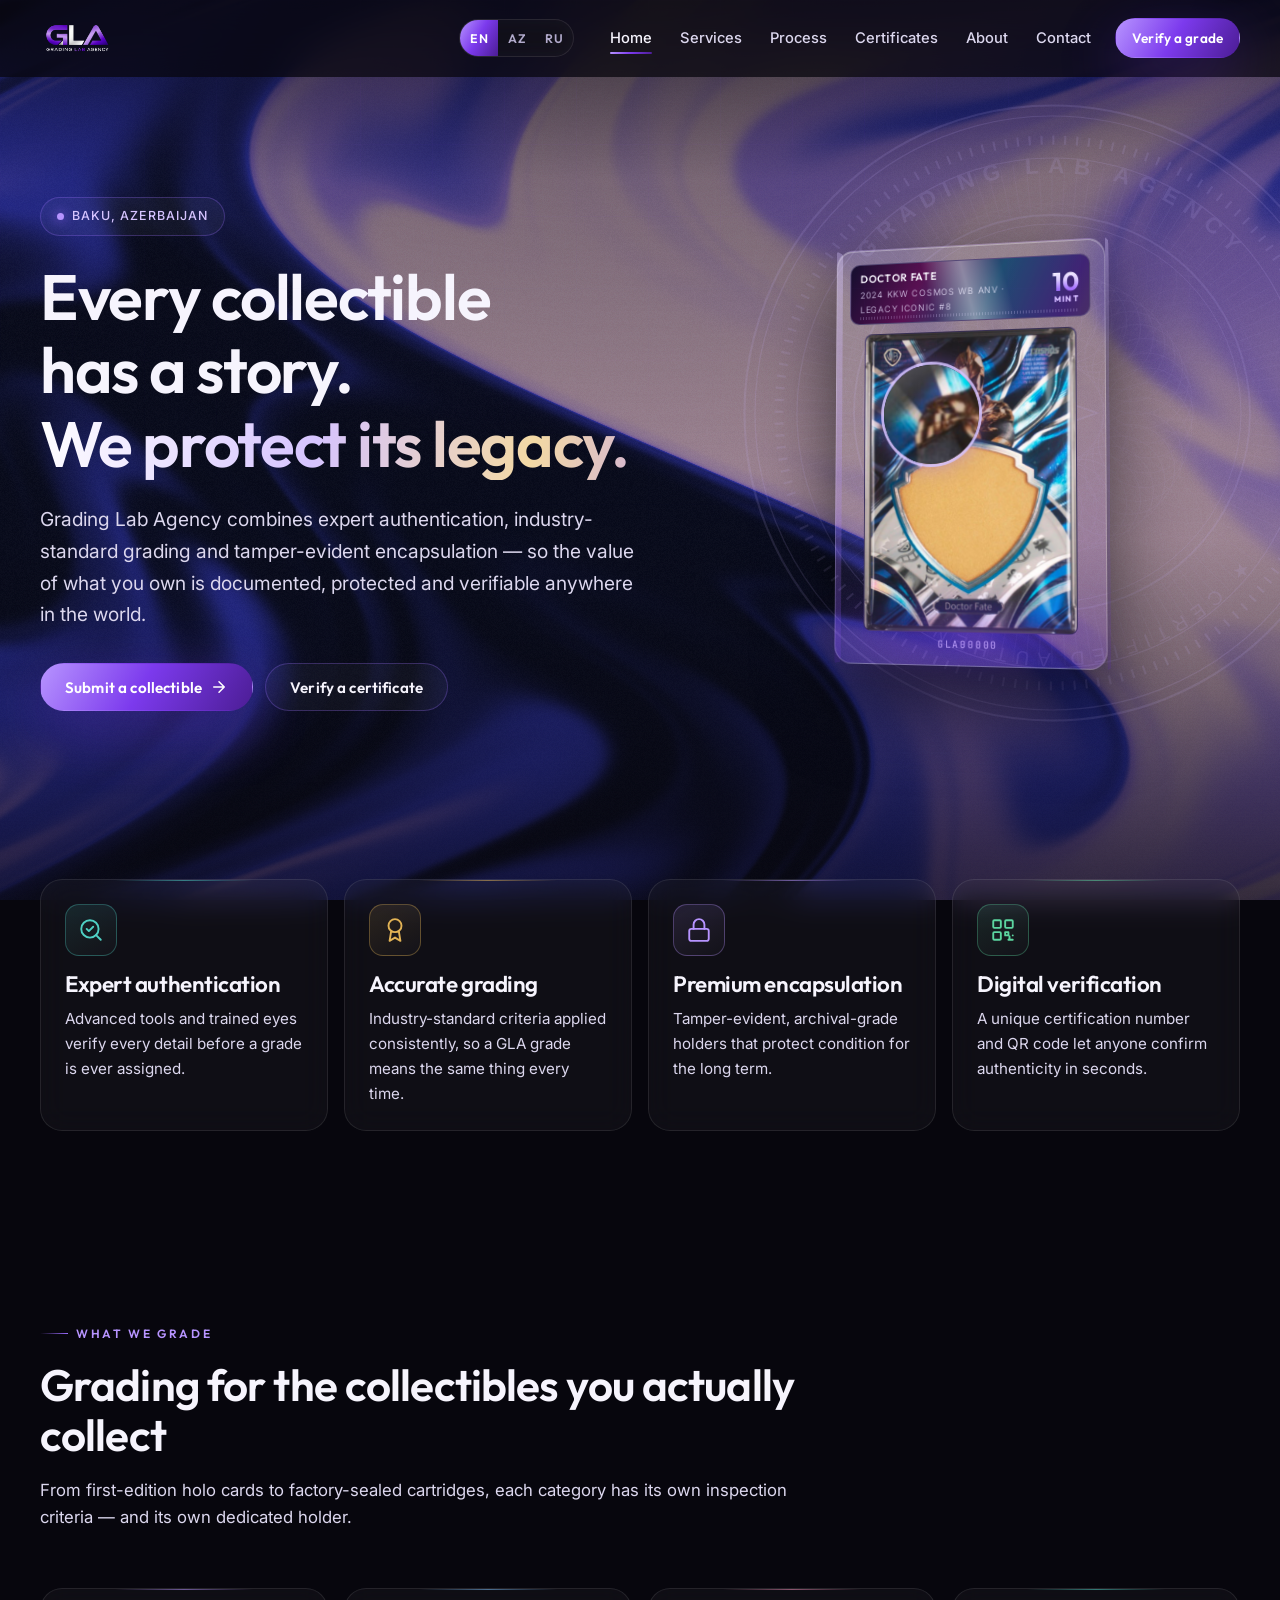
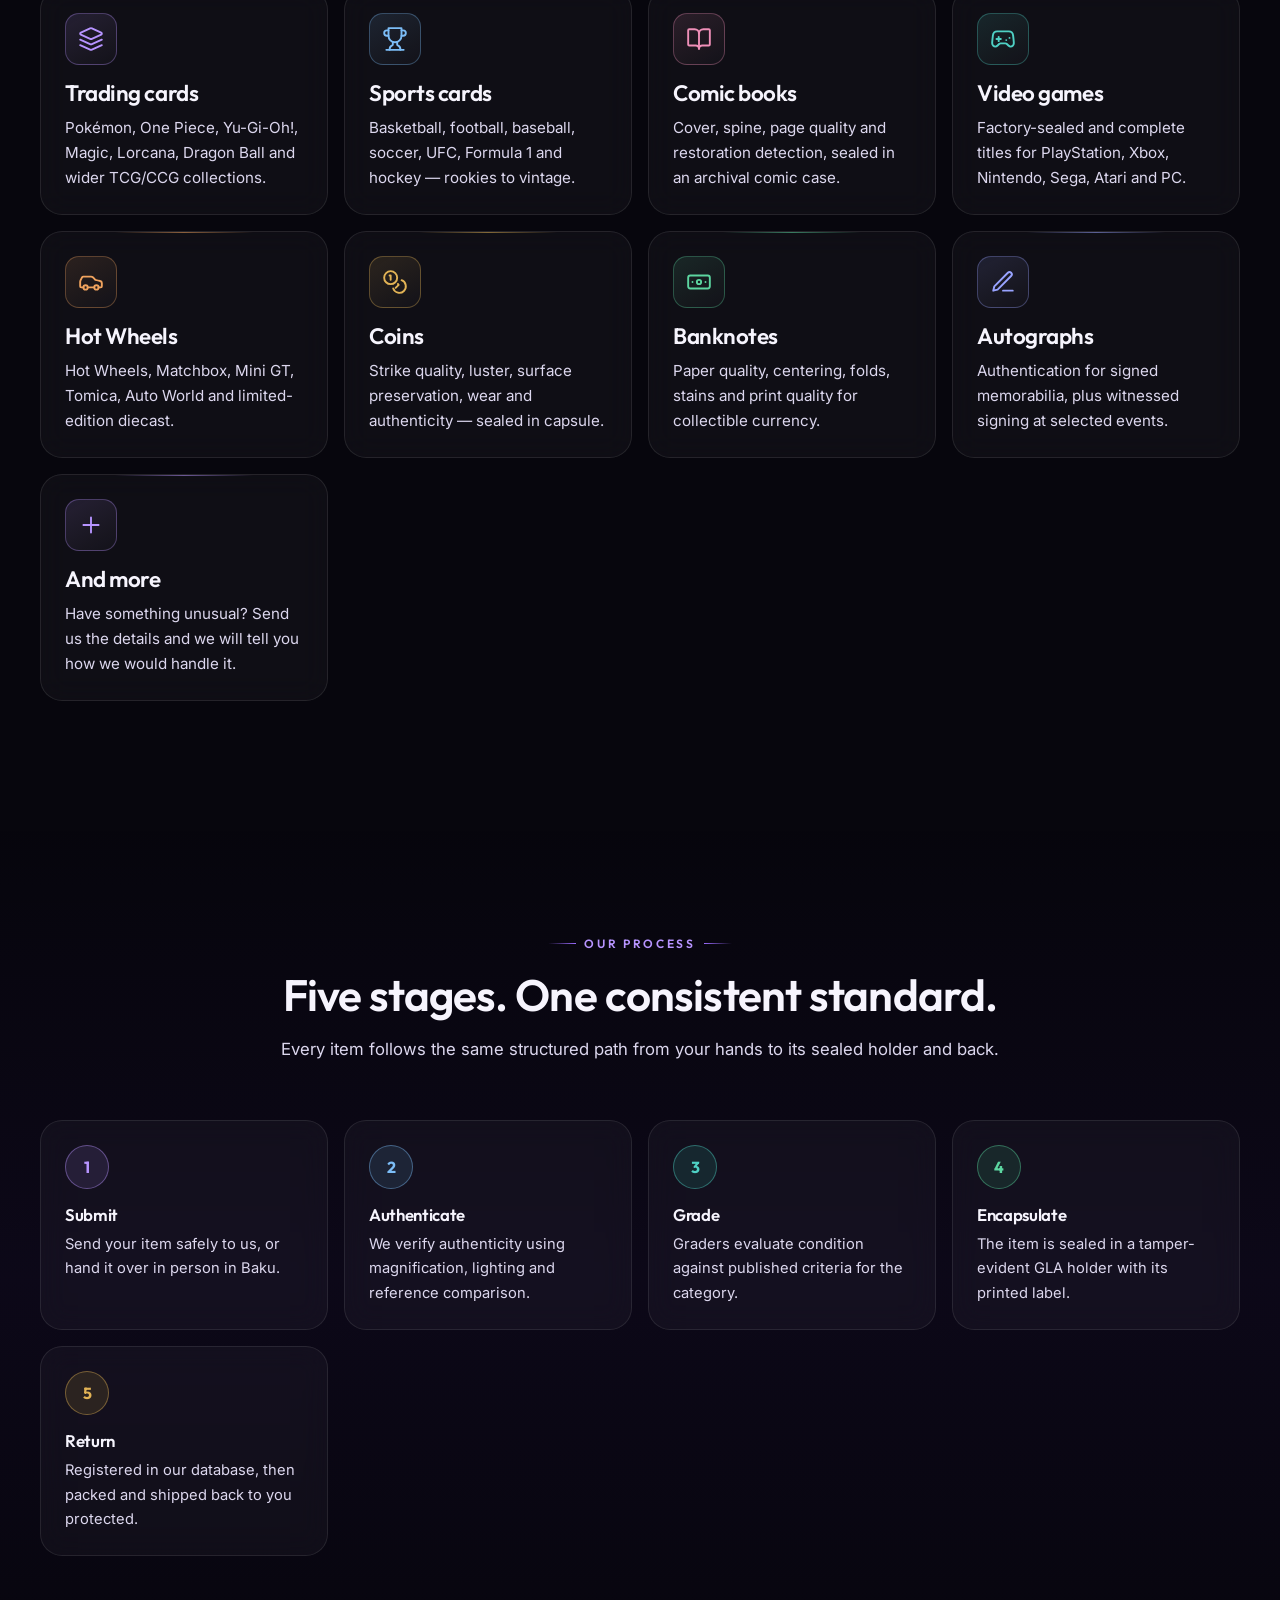
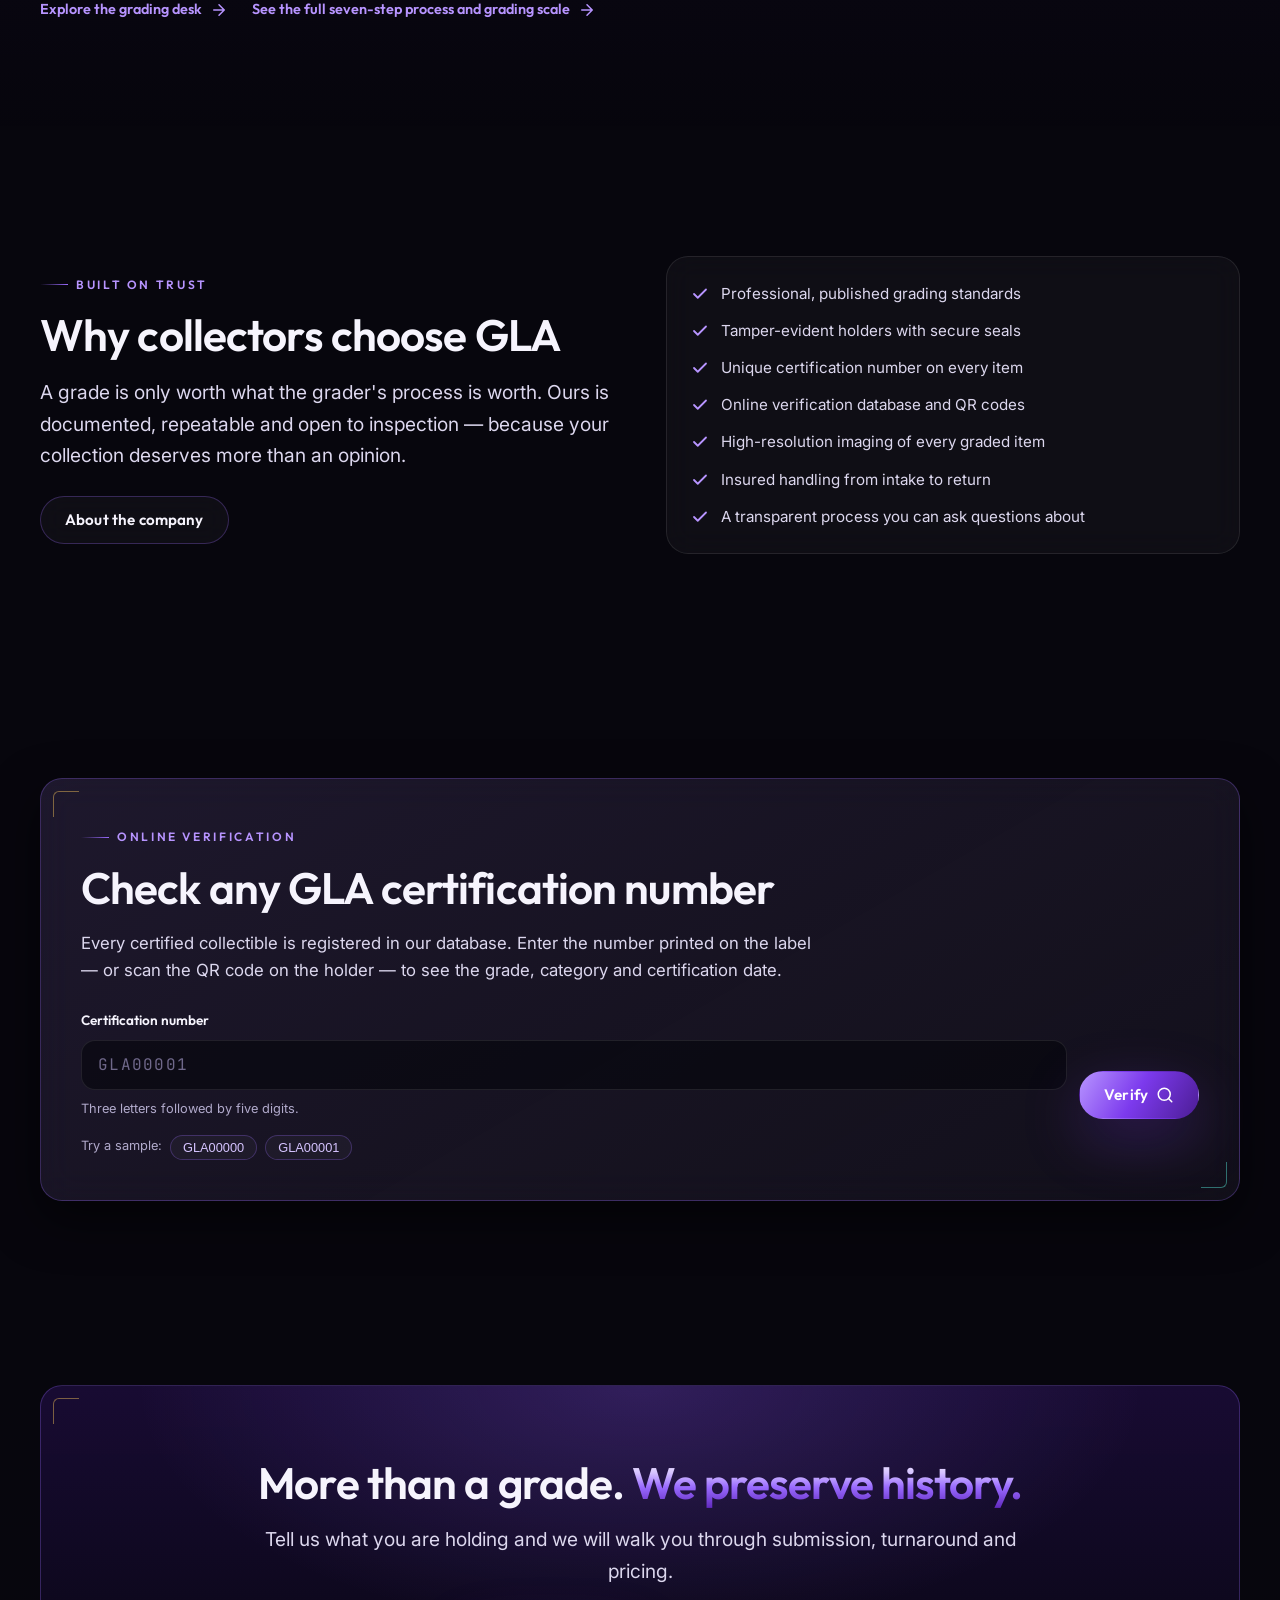
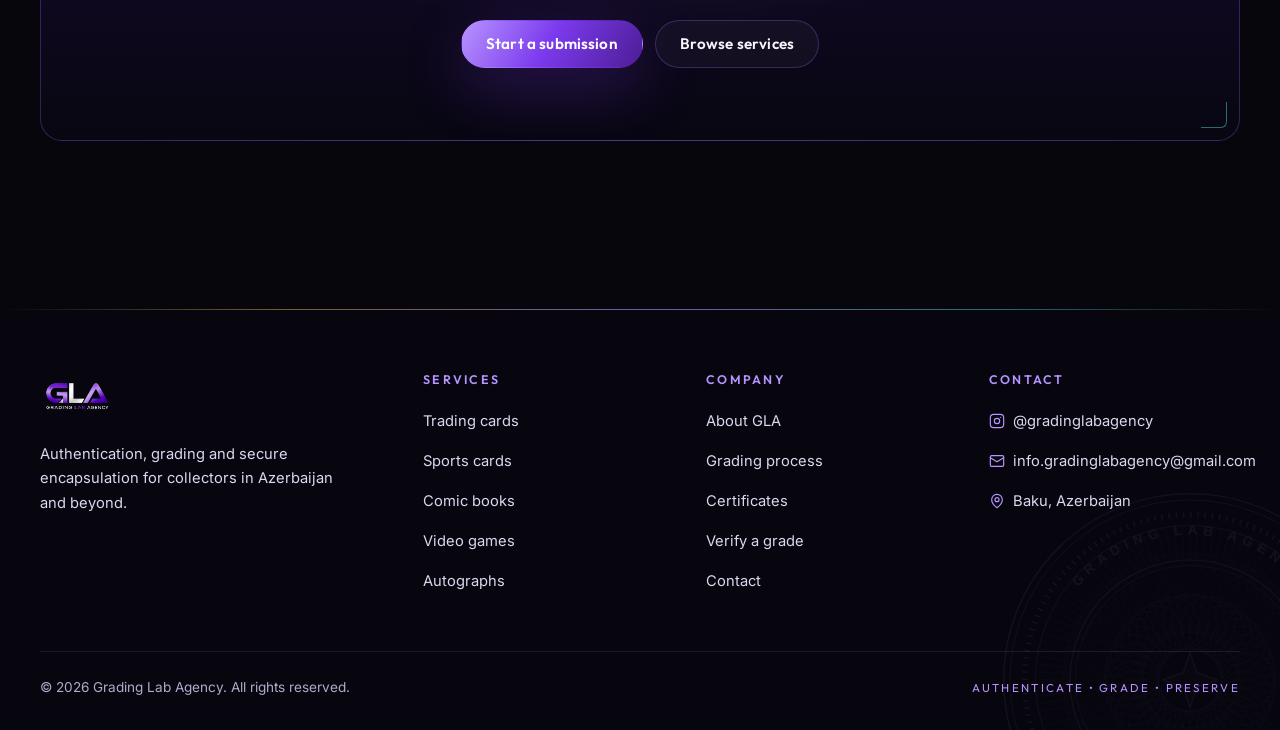
<file: index.html>
<!DOCTYPE html>
<html lang="en">
<head>
<meta charset="utf-8">
<meta name="viewport" content="width=device-width, initial-scale=1">
<title>Grading Lab Agency — Authenticate. Grade. Preserve.</title>
<meta name="description" content="Grading Lab Agency (GLA) is Baku's professional authentication and grading company for trading cards, comics, video games, coins, diecast and memorabilia. Trust in every grade.">
<meta property="og:title" content="Grading Lab Agency — Authenticate. Grade. Preserve.">
<meta property="og:description" content="Professional authentication, grading and secure encapsulation for collectibles. Every GLA-certified item is verifiable online.">
<meta property="og:type" content="website">
<link rel="icon" href="assets/img/favicon.svg" type="image/svg+xml">
<link rel="preconnect" href="https://fonts.googleapis.com">
<link rel="preconnect" href="https://fonts.gstatic.com" crossorigin>
<link href="https://fonts.googleapis.com/css2?family=Outfit:wght@400;500;600;700&family=Inter:wght@300;400;500;600&family=JetBrains+Mono:wght@400;500&display=swap" rel="stylesheet">
<link rel="stylesheet" href="assets/css/style.css?v=5">
</head>
<body>
<div class="grain" aria-hidden="true"></div>
<a class="skip-link" href="#main">Skip to content</a>

<header class="site-header">
  <div class="container">
    <nav class="nav" aria-label="Main">
      <a class="brand" href="index.html" aria-label="Grading Lab Agency — home"><img class="brand__logo" src="assets/img/logo.png" alt="" width="560" height="360"></a>

      <button class="nav__toggle" type="button" aria-expanded="false" aria-controls="primary-nav" aria-label="Open navigation menu">
        <svg class="icon-open" viewBox="0 0 24 24" fill="none" stroke="currentColor" stroke-width="2" stroke-linecap="round" aria-hidden="true"><path d="M4 7h16M4 12h16M4 17h16"/></svg>
        <svg class="icon-close" viewBox="0 0 24 24" fill="none" stroke="currentColor" stroke-width="2" stroke-linecap="round" aria-hidden="true"><path d="M6 6l12 12M18 6 6 18"/></svg>
      </button>

      <ul class="nav__links" id="primary-nav">
        <li><a class="nav__link" href="index.html" aria-current="page">Home</a></li>
        <li><a class="nav__link" href="services.html">Services</a></li>
        <li><a class="nav__link" href="process.html">Process</a></li>
        <li><a class="nav__link" href="authenticity.html">Certificates</a></li>
        <li><a class="nav__link" href="about.html">About</a></li>
        <li><a class="nav__link" href="contact.html">Contact</a></li>
        <li><a class="btn btn--primary btn--sm nav__cta" href="verify.html">Verify a grade</a></li>
      </ul>
    </nav>
  </div>
</header>

<main id="main">

  <!-- ================= Hero ================= -->
  <section class="hero">
    <div class="container">
      <div class="hero__grid">
        <div>
          <span class="hero__badge"><span class="dot"></span> Baku, Azerbaijan</span>
          <h1>
            <span class="hero__title-line">Every collectible</span>
            <span class="hero__title-line">has a story.</span>
            <span class="hero__title-line text-holo">We protect its legacy.</span>
          </h1>
          <p class="hero__sub">
            Grading Lab Agency combines expert authentication, industry-standard grading and
            tamper-evident encapsulation — so the value of what you own is documented, protected
            and verifiable anywhere in the world.
          </p>
          <div class="btn-row">
            <a class="btn btn--primary" href="contact.html">
              Submit a collectible
              <svg width="18" height="18" viewBox="0 0 24 24" fill="none" stroke="currentColor" stroke-width="2" stroke-linecap="round" stroke-linejoin="round" aria-hidden="true"><path d="M5 12h14m-7-7 7 7-7 7"/></svg>
            </a>
            <a class="btn btn--ghost" href="verify.html">Verify a certificate</a>
          </div>

        </div>

        <!-- 3D slab: front face carries the holographic label and the
             inspection loupe, back face carries the certification record. -->
        <div class="hero__stage" aria-hidden="true">
          <div class="slab3d">
            <div class="slab3d__edge slab3d__edge--l"></div>
            <div class="slab3d__edge slab3d__edge--r"></div>

            <div class="slab3d__face slab3d__face--front">
              <div class="slab3d__label">
                <div class="slab3d__label-text">
                  <span class="slab3d__item">Doctor Fate</span>
                  <span class="slab3d__set">2024 KKW Cosmos WB Anv · Legacy Iconic #8</span>
                </div>
                <div class="slab3d__grade">10<span>MINT</span></div>
                <div class="slab3d__micro"></div>
                <div class="holo"></div>
              </div>

              <div class="slab3d__window">
                <svg viewBox="0 0 220 300"><use href="#glaCardArt"/></svg>
                <!-- Drop your real card at assets/img/my-card.jpg and it shows
                     here automatically; until then the SVG above is the fallback
                     (onerror removes the broken <img> so the SVG stays visible). -->
                <img class="slab3d__photo" src="assets/img/my-card.jpg" alt="" onerror="this.remove()">
                <div class="loupe">
                  <div class="loupe__zoom">
                    <svg viewBox="0 0 220 300"><use href="#glaCardArt"/></svg>
                    <img class="slab3d__photo" src="assets/img/my-card.jpg" alt="" onerror="this.remove()">
                  </div>
                </div>
              </div>

              <div class="slab3d__cert">GLA00000</div>
            </div>

            <div class="slab3d__face slab3d__face--back">
              <div class="slab3d__back">
                <span class="slab3d__back-title">Certification record</span>
                <dl class="slab3d__specs">
                  <div><dt>Centering</dt><dd>10</dd></div>
                  <div><dt>Corners</dt><dd>10</dd></div>
                  <div><dt>Edges</dt><dd>10</dd></div>
                  <div><dt>Surface</dt><dd>10</dd></div>
                </dl>
                <div class="slab3d__qr">
                  <svg viewBox="0 0 29 29" width="100%" height="100%" shape-rendering="crispEdges">
                    <rect width="29" height="29" fill="#e9e2ff"/>
                    <g fill="#150e2e">
                      <path d="M0 0h7v7H0zM22 0h7v7h-7zM0 22h7v7H0z"/>
                    </g>
                    <g fill="#e9e2ff">
                      <path d="M1 1h5v5H1zM23 1h5v5h-5zM1 23h5v5H1z"/>
                    </g>
                    <g fill="#150e2e">
                      <path d="M2 2h3v3H2zM24 2h3v3h-3zM2 24h3v3H2z"/>
                      <path d="M9 0h2v2H9zM13 0h2v3h-2zM17 1h2v2h-2zM9 4h4v2H9zM15 5h2v2h-2zM19 4h2v2h-2z"/>
                      <path d="M0 9h2v2H0zM4 9h3v2H4zM0 13h3v2H0zM1 17h2v2H1zM5 13h2v3H5zM4 18h2v2H4z"/>
                      <path d="M9 9h3v3H9zM13 10h2v2h-2zM17 9h2v3h-2zM21 10h3v2h-3zM26 9h2v3h-2z"/>
                      <path d="M9 14h2v2H9zM12 13h3v2h-3zM16 14h3v2h-3zM20 13h2v3h-2zM24 14h4v2h-4z"/>
                      <path d="M9 18h3v2H9zM13 17h2v3h-2zM17 18h2v2h-2zM21 17h2v3h-2zM25 18h3v2h-3z"/>
                      <path d="M9 22h2v3H9zM12 23h3v2h-3zM17 22h3v2h-3zM21 23h2v2h-2zM25 22h3v3h-3z"/>
                      <path d="M9 26h3v2H9zM14 26h2v2h-2zM18 26h3v2h-3zM23 26h2v2h-2zM27 26h2v2h-2z"/>
                      <path d="M22 8h2v1h-2zM26 5h2v2h-2z"/>
                    </g>
                  </svg>
                </div>
                <span class="slab3d__back-note">QR verification · gradinglab.agency</span>
              </div>
            </div>
          </div>
        </div>
      </div>

    </div>

    <!-- Card artwork, referenced twice: once in the slab, once magnified
         inside the loupe. Kept in one place so both stay in sync. -->
    <svg width="0" height="0" style="position:absolute" aria-hidden="true" focusable="false">
      <defs>
        <linearGradient id="cardFrame" x1="0" y1="0" x2="1" y2="1">
          <stop offset="0" stop-color="#3a2470"/>
          <stop offset="1" stop-color="#1d1140"/>
        </linearGradient>
        <linearGradient id="cardArtBg" x1="0" y1="0" x2="0" y2="1">
          <stop offset="0" stop-color="#4b2f93"/>
          <stop offset="1" stop-color="#1b0d3a"/>
        </linearGradient>
        <linearGradient id="cardEmblem" x1="0" y1="0" x2="0" y2="1">
          <stop offset="0" stop-color="#ffffff"/>
          <stop offset=".45" stop-color="#d6c4ff"/>
          <stop offset="1" stop-color="#7c3aed"/>
        </linearGradient>
        <pattern id="rosette" width="6" height="6" patternUnits="userSpaceOnUse">
          <circle cx="1.5" cy="1.5" r="1.1" fill="#d6c4ff" opacity=".2"/>
          <circle cx="4.5" cy="4.5" r="1.1" fill="#9a6bff" opacity=".16"/>
        </pattern>

        <g id="glaCardArt">
          <defs>
            <linearGradient id="dfBlue" x1="0" y1="0" x2="1" y2="1">
              <stop offset="0" stop-color="#0a2a6e"/><stop offset=".55" stop-color="#2f6bd6"/><stop offset="1" stop-color="#0a1330"/>
            </linearGradient>
            <radialGradient id="dfGlow" cx=".5" cy=".38" r=".72">
              <stop offset="0" stop-color="#5b93f0" stop-opacity=".55"/><stop offset="1" stop-color="#0a1330" stop-opacity="0"/>
            </radialGradient>
            <linearGradient id="dfSilver" x1="0" y1="0" x2="0" y2="1">
              <stop offset="0" stop-color="#f6f8fc"/><stop offset=".5" stop-color="#9aa4b6"/><stop offset="1" stop-color="#e8ecf3"/>
            </linearGradient>
            <linearGradient id="dfRelic" x1="0" y1="0" x2="0" y2="1">
              <stop offset="0" stop-color="#e7be6b"/><stop offset="1" stop-color="#c89f49"/>
            </linearGradient>
          </defs>
          <rect width="220" height="300" rx="10" fill="#0a1330"/>
          <rect width="220" height="300" rx="10" fill="url(#dfBlue)" opacity=".92"/>
          <rect width="220" height="300" rx="10" fill="url(#dfGlow)"/>
          <!-- liquid silk swirls -->
          <path d="M0 0 H220 V66 C165 96 120 52 80 76 C45 96 20 66 0 90 Z" fill="#12347e" opacity=".75"/>
          <path d="M0 52 C60 22 140 84 220 44 L220 104 C150 138 70 70 0 108 Z" fill="#2f6bd6" opacity=".5"/>
          <path d="M0 150 C70 120 150 186 220 150 L220 205 C150 172 70 212 0 186 Z" fill="#0e2a63" opacity=".6"/>
          <path d="M0 78 C70 50 150 108 220 66" stroke="#e9f1ff" stroke-width="2" fill="none" opacity=".55"/>
          <path d="M0 118 C70 90 150 156 220 112" stroke="#a8c8ff" stroke-width="1.4" fill="none" opacity=".5"/>
          <path d="M0 172 C80 146 150 204 220 168" stroke="#dceaff" stroke-width="1.2" fill="none" opacity=".4"/>
          <!-- silver holo strip with tiny icons -->
          <rect x="8" y="198" width="204" height="94" rx="8" fill="#cdd8ea" opacity=".12"/>
          <g fill="#e7edf7" opacity=".28">
            <circle cx="28" cy="255" r="3"/><circle cx="45" cy="247" r="2"/><circle cx="60" cy="258" r="2.4"/>
            <circle cx="180" cy="250" r="3"/><circle cx="195" cy="260" r="2"/><circle cx="165" cy="256" r="2"/>
          </g>
          <!-- shield relic patch -->
          <path d="M110 90 L184 108 C184 174 154 218 110 246 C66 218 36 174 36 108 Z" fill="url(#dfSilver)"/>
          <path d="M110 98 L176 114 C176 170 150 210 110 235 C70 210 44 170 44 114 Z" fill="#1fb6d6"/>
          <path d="M110 105 L170 119 C170 168 146 205 110 228 C74 205 50 168 50 119 Z" fill="url(#dfRelic)"/>
          <g stroke="#b98e3e" stroke-width="1" opacity=".32" fill="none">
            <path d="M64 140 H156"/><path d="M62 160 H158"/><path d="M70 180 H150"/>
          </g>
          <path d="M110 105 L170 119 C160 120 130 124 110 124 C90 124 60 120 50 119 Z" fill="#ffffff" opacity=".18"/>
          <!-- top-left emblem (generic star, not a trademark) -->
          <circle cx="24" cy="24" r="10" fill="#0b1430" stroke="url(#dfSilver)" stroke-width="1.2"/>
          <path d="M24 18l1.8 4.6 4.9.3-3.8 3 1.3 4.7-4.2-2.6-4.2 2.6 1.3-4.7-3.8-3 4.9-.3z" fill="#e9f1ff" opacity=".85"/>
          <!-- top-right faint title lines -->
          <g fill="#dbe6ff" opacity=".5">
            <rect x="150" y="16" width="54" height="2.4" rx="1.2"/><rect x="158" y="22" width="46" height="2" rx="1"/>
            <rect x="150" y="28" width="54" height="2" rx="1"/><rect x="160" y="34" width="44" height="2" rx="1"/>
          </g>
          <!-- nameplate -->
          <rect x="56" y="250" width="108" height="21" rx="10.5" fill="#0b1430" stroke="url(#dfSilver)" stroke-width="1.4"/>
          <text x="110" y="264.5" text-anchor="middle" font-family="Outfit, Segoe UI, sans-serif" font-size="11" font-weight="600" letter-spacing="1.2" fill="#ffffff">Doctor Fate</text>
        </g>
      </defs>
    </svg>
  </section>

  <!-- ================= Pillars ================= -->
  <section class="section section--tight">
    <div class="container">
      <div class="grid grid--4">
        <div class="card reveal" data-accent="cyan">
          <div class="card__icon">
            <svg viewBox="0 0 24 24" fill="none" stroke="currentColor" stroke-width="1.75" stroke-linecap="round" stroke-linejoin="round" aria-hidden="true"><circle cx="11" cy="11" r="8"/><path d="m21 21-4.3-4.3M8 11l2 2 4-4"/></svg>
          </div>
          <h3>Expert authentication</h3>
          <p>Advanced tools and trained eyes verify every detail before a grade is ever assigned.</p>
        </div>
        <div class="card reveal" data-accent="gold">
          <div class="card__icon">
            <svg viewBox="0 0 24 24" fill="none" stroke="currentColor" stroke-width="1.75" stroke-linecap="round" stroke-linejoin="round" aria-hidden="true"><circle cx="12" cy="8" r="6"/><path d="M15.477 12.89 17 22l-5-3-5 3 1.523-9.11"/></svg>
          </div>
          <h3>Accurate grading</h3>
          <p>Industry-standard criteria applied consistently, so a GLA grade means the same thing every time.</p>
        </div>
        <div class="card reveal" data-accent="violet">
          <div class="card__icon">
            <svg viewBox="0 0 24 24" fill="none" stroke="currentColor" stroke-width="1.75" stroke-linecap="round" stroke-linejoin="round" aria-hidden="true"><rect x="3" y="11" width="18" height="11" rx="2"/><path d="M7 11V7a5 5 0 0 1 10 0v4"/></svg>
          </div>
          <h3>Premium encapsulation</h3>
          <p>Tamper-evident, archival-grade holders that protect condition for the long term.</p>
        </div>
        <div class="card reveal" data-accent="emerald">
          <div class="card__icon">
            <svg viewBox="0 0 24 24" fill="none" stroke="currentColor" stroke-width="1.75" stroke-linecap="round" stroke-linejoin="round" aria-hidden="true"><rect x="3" y="3" width="7" height="7" rx="1"/><rect x="14" y="3" width="7" height="7" rx="1"/><rect x="3" y="14" width="7" height="7" rx="1"/><path d="M14 14h3v3h-3zM21 21h-3v-3M17 21h.01M21 17h.01"/></svg>
          </div>
          <h3>Digital verification</h3>
          <p>A unique certification number and QR code let anyone confirm authenticity in seconds.</p>
        </div>
      </div>
    </div>
  </section>

  <!-- ================= Services ================= -->
  <section class="section" id="services">
    <div class="container">
      <div class="section-head">
        <span class="eyebrow">What we grade</span>
        <h2>Grading for the collectibles you actually collect</h2>
        <p class="lead">
          From first-edition holo cards to factory-sealed cartridges, each category has its own
          inspection criteria — and its own dedicated holder.
        </p>
      </div>

      <div class="grid grid--3">
        <a class="card reveal" data-accent="violet" href="services.html#trading-cards">
          <div class="card__icon">
            <svg viewBox="0 0 24 24" fill="none" stroke="currentColor" stroke-width="1.75" stroke-linecap="round" stroke-linejoin="round" aria-hidden="true"><path d="M12.83 2.18a2 2 0 0 0-1.66 0L2.6 6.08a1 1 0 0 0 0 1.83l8.57 3.91a2 2 0 0 0 1.66 0l8.58-3.9a1 1 0 0 0 0-1.83Z"/><path d="m22 17.65-9.17 4.16a2 2 0 0 1-1.66 0L2 17.65"/><path d="m22 12.65-9.17 4.16a2 2 0 0 1-1.66 0L2 12.65"/></svg>
          </div>
          <h3>Trading cards</h3>
          <p>Pokémon, One Piece, Yu-Gi-Oh!, Magic, Lorcana, Dragon Ball and wider TCG/CCG collections.</p>
        </a>

        <a class="card reveal" data-accent="sky" href="services.html#sports-cards">
          <div class="card__icon">
            <svg viewBox="0 0 24 24" fill="none" stroke="currentColor" stroke-width="1.75" stroke-linecap="round" stroke-linejoin="round" aria-hidden="true"><path d="M6 9H4.5a2.5 2.5 0 0 1 0-5H6M18 9h1.5a2.5 2.5 0 0 0 0-5H18M4 22h16"/><path d="M10 14.66V17c0 .55-.47.98-.97 1.21C7.85 18.75 7 20.24 7 22M14 14.66V17c0 .55.47.98.97 1.21C16.15 18.75 17 20.24 17 22"/><path d="M18 2H6v7a6 6 0 0 0 12 0V2Z"/></svg>
          </div>
          <h3>Sports cards</h3>
          <p>Basketball, football, baseball, soccer, UFC, Formula 1 and hockey — rookies to vintage.</p>
        </a>

        <a class="card reveal" data-accent="rose" href="services.html#comics">
          <div class="card__icon">
            <svg viewBox="0 0 24 24" fill="none" stroke="currentColor" stroke-width="1.75" stroke-linecap="round" stroke-linejoin="round" aria-hidden="true"><path d="M12 7v14"/><path d="M3 18a1 1 0 0 1-1-1V4a1 1 0 0 1 1-1h5a4 4 0 0 1 4 4 4 4 0 0 1 4-4h5a1 1 0 0 1 1 1v13a1 1 0 0 1-1 1h-6a3 3 0 0 0-3 3 3 3 0 0 0-3-3z"/></svg>
          </div>
          <h3>Comic books</h3>
          <p>Cover, spine, page quality and restoration detection, sealed in an archival comic case.</p>
        </a>

        <a class="card reveal" data-accent="cyan" href="services.html#video-games">
          <div class="card__icon">
            <svg viewBox="0 0 24 24" fill="none" stroke="currentColor" stroke-width="1.75" stroke-linecap="round" stroke-linejoin="round" aria-hidden="true"><path d="M6 12h4m-2-2v4M15 13h.01M18 11h.01"/><path d="M17.32 5H6.68a4 4 0 0 0-3.978 3.59c-.006.052-.01.101-.017.152C2.604 9.416 2 14.456 2 16a3 3 0 0 0 3 3c1 0 1.5-.5 2-1l1.414-1.414A2 2 0 0 1 9.828 16h4.344a2 2 0 0 1 1.414.586L17 18c.5.5 1 1 2 1a3 3 0 0 0 3-3c0-1.545-.604-6.584-.685-7.258-.007-.05-.011-.1-.017-.151A4 4 0 0 0 17.32 5Z"/></svg>
          </div>
          <h3>Video games</h3>
          <p>Factory-sealed and complete titles for PlayStation, Xbox, Nintendo, Sega, Atari and PC.</p>
        </a>

        <a class="card reveal" data-accent="amber" href="services.html#diecast">
          <div class="card__icon">
            <svg viewBox="0 0 24 24" fill="none" stroke="currentColor" stroke-width="1.75" stroke-linecap="round" stroke-linejoin="round" aria-hidden="true"><path d="M19 17h2c.6 0 1-.4 1-1v-3c0-.9-.7-1.7-1.5-1.9C18.7 10.6 16 10 16 10s-1.3-1.4-2.2-2.3c-.5-.4-1.1-.7-1.8-.7H5c-.6 0-1.1.4-1.4.9l-1.4 2.9A3.7 3.7 0 0 0 2 12v4c0 .6.4 1 1 1h2"/><circle cx="7" cy="17" r="2"/><path d="M9 17h6"/><circle cx="17" cy="17" r="2"/></svg>
          </div>
          <h3>Hot Wheels</h3>
          <p>Hot Wheels, Matchbox, Mini GT, Tomica, Auto World and limited-edition diecast.</p>
        </a>

        <a class="card reveal" data-accent="gold" href="services.html#coins">
          <div class="card__icon">
            <svg viewBox="0 0 24 24" fill="none" stroke="currentColor" stroke-width="1.75" stroke-linecap="round" stroke-linejoin="round" aria-hidden="true"><circle cx="8" cy="8" r="6"/><path d="M18.09 10.37A6 6 0 1 1 10.34 18"/><path d="M7 6h1v4m6.71 3.88.7.71-2.82 2.82"/></svg>
          </div>
          <h3>Coins</h3>
          <p>Strike quality, luster, surface preservation, wear and authenticity — sealed in capsule.</p>
        </a>

        <a class="card reveal" data-accent="emerald" href="services.html#banknotes">
          <div class="card__icon">
            <svg viewBox="0 0 24 24" fill="none" stroke="currentColor" stroke-width="1.75" stroke-linecap="round" stroke-linejoin="round" aria-hidden="true"><rect x="2" y="6" width="20" height="12" rx="2"/><circle cx="12" cy="12" r="2"/><path d="M6 12h.01M18 12h.01"/></svg>
          </div>
          <h3>Banknotes</h3>
          <p>Paper quality, centering, folds, stains and print quality for collectible currency.</p>
        </a>

        <a class="card reveal" data-accent="indigo" href="services.html#autographs">
          <div class="card__icon">
            <svg viewBox="0 0 24 24" fill="none" stroke="currentColor" stroke-width="1.75" stroke-linecap="round" stroke-linejoin="round" aria-hidden="true"><path d="M12 20h9"/><path d="M16.5 3.5a2.12 2.12 0 0 1 3 3L7 19l-4 1 1-4Z"/></svg>
          </div>
          <h3>Autographs</h3>
          <p>Authentication for signed memorabilia, plus witnessed signing at selected events.</p>
        </a>

        <a class="card reveal" data-accent="violet" href="services.html">
          <div class="card__icon">
            <svg viewBox="0 0 24 24" fill="none" stroke="currentColor" stroke-width="1.75" stroke-linecap="round" stroke-linejoin="round" aria-hidden="true"><path d="M12 5v14M5 12h14"/></svg>
          </div>
          <h3>And more</h3>
          <p>Have something unusual? Send us the details and we will tell you how we would handle it.</p>
        </a>
      </div>
    </div>
  </section>

  <!-- ================= Process ================= -->
  <section class="section section--alt">
    <div class="container">
      <div class="section-head text-center">
        <span class="eyebrow">Our process</span>
        <h2>Five stages. One consistent standard.</h2>
        <p>Every item follows the same structured path from your hands to its sealed holder and back.</p>
      </div>

      <ol class="steps">
        <li class="step reveal">
          <span class="step__num">1</span>
          <h3>Submit</h3>
          <p>Send your item safely to us, or hand it over in person in Baku.</p>
        </li>
        <li class="step reveal">
          <span class="step__num">2</span>
          <h3>Authenticate</h3>
          <p>We verify authenticity using magnification, lighting and reference comparison.</p>
        </li>
        <li class="step reveal">
          <span class="step__num">3</span>
          <h3>Grade</h3>
          <p>Graders evaluate condition against published criteria for the category.</p>
        </li>
        <li class="step reveal">
          <span class="step__num">4</span>
          <h3>Encapsulate</h3>
          <p>The item is sealed in a tamper-evident GLA holder with its printed label.</p>
        </li>
        <li class="step reveal">
          <span class="step__num">5</span>
          <h3>Return</h3>
          <p>Registered in our database, then packed and shipped back to you protected.</p>
        </li>
      </ol>

      <div class="btn-row" style="margin-top: var(--sp-8); gap: var(--sp-6)">
        <a class="link-arrow" href="process.html#grading-desk">
          Explore the grading desk
          <svg width="18" height="18" viewBox="0 0 24 24" fill="none" stroke="currentColor" stroke-width="2" stroke-linecap="round" stroke-linejoin="round" aria-hidden="true"><path d="M5 12h14m-7-7 7 7-7 7"/></svg>
        </a>
        <a class="link-arrow" href="process.html">
          See the full seven-step process and grading scale
          <svg width="18" height="18" viewBox="0 0 24 24" fill="none" stroke="currentColor" stroke-width="2" stroke-linecap="round" stroke-linejoin="round" aria-hidden="true"><path d="M5 12h14m-7-7 7 7-7 7"/></svg>
        </a>
      </div>
    </div>
  </section>

  <!-- ================= Why GLA ================= -->
  <section class="section">
    <div class="container">
      <div class="split">
        <div>
          <span class="eyebrow">Built on trust</span>
          <h2>Why collectors choose GLA</h2>
          <p class="lead">
            A grade is only worth what the grader's process is worth. Ours is documented,
            repeatable and open to inspection — because your collection deserves more than an opinion.
          </p>
          <div class="btn-row" style="margin-top: var(--sp-6)">
            <a class="btn btn--ghost" href="about.html">About the company</a>
          </div>
        </div>

        <div class="card">
          <ul class="check-list">
            <li><svg viewBox="0 0 24 24" fill="none" stroke="currentColor" stroke-width="2.4" stroke-linecap="round" stroke-linejoin="round" aria-hidden="true"><path d="m20 6-11 11-5-5"/></svg> Professional, published grading standards</li>
            <li><svg viewBox="0 0 24 24" fill="none" stroke="currentColor" stroke-width="2.4" stroke-linecap="round" stroke-linejoin="round" aria-hidden="true"><path d="m20 6-11 11-5-5"/></svg> Tamper-evident holders with secure seals</li>
            <li><svg viewBox="0 0 24 24" fill="none" stroke="currentColor" stroke-width="2.4" stroke-linecap="round" stroke-linejoin="round" aria-hidden="true"><path d="m20 6-11 11-5-5"/></svg> Unique certification number on every item</li>
            <li><svg viewBox="0 0 24 24" fill="none" stroke="currentColor" stroke-width="2.4" stroke-linecap="round" stroke-linejoin="round" aria-hidden="true"><path d="m20 6-11 11-5-5"/></svg> Online verification database and QR codes</li>
            <li><svg viewBox="0 0 24 24" fill="none" stroke="currentColor" stroke-width="2.4" stroke-linecap="round" stroke-linejoin="round" aria-hidden="true"><path d="m20 6-11 11-5-5"/></svg> High-resolution imaging of every graded item</li>
            <li><svg viewBox="0 0 24 24" fill="none" stroke="currentColor" stroke-width="2.4" stroke-linecap="round" stroke-linejoin="round" aria-hidden="true"><path d="m20 6-11 11-5-5"/></svg> Insured handling from intake to return</li>
            <li><svg viewBox="0 0 24 24" fill="none" stroke="currentColor" stroke-width="2.4" stroke-linecap="round" stroke-linejoin="round" aria-hidden="true"><path d="m20 6-11 11-5-5"/></svg> A transparent process you can ask questions about</li>
          </ul>
        </div>
      </div>
    </div>
  </section>

  <!-- ================= Verification ================= -->
  <section class="section" id="verify">
    <div class="container">
      <div class="verify-panel reveal">
        <div class="section-head" style="margin-bottom: var(--sp-6)">
          <span class="eyebrow">Online verification</span>
          <h2>Check any GLA certification number</h2>
          <p>
            Every certified collectible is registered in our database. Enter the number printed on the
            label — or scan the QR code on the holder — to see the grade, category and certification date.
          </p>
        </div>

        <form id="verify-form" novalidate>
          <div class="verify-form">
            <div class="field">
              <label class="field__label" for="cert-number">Certification number</label>
              <input class="input mono" id="cert-number" name="cert" type="text"
                     inputmode="latin" autocomplete="off" spellcheck="false"
                     placeholder="GLA00001"
                     aria-describedby="cert-hint cert-error">
              <span class="field__hint" id="cert-hint">Three letters followed by five digits.</span>
              <span class="field__error" id="cert-error" role="alert"></span>
            </div>
            <button class="btn btn--primary" type="submit">
              Verify
              <svg width="18" height="18" viewBox="0 0 24 24" fill="none" stroke="currentColor" stroke-width="2" stroke-linecap="round" stroke-linejoin="round" aria-hidden="true"><circle cx="11" cy="11" r="8"/><path d="m21 21-4.3-4.3"/></svg>
            </button>
          </div>
        </form>

        <div class="tags" style="margin-top: var(--sp-4)">
          <span class="field__hint" style="margin:0">Try a sample:</span>
          <button class="tag tag--brand" type="button" data-cert-sample="GLA00000">GLA00000</button>
          <button class="tag tag--brand" type="button" data-cert-sample="GLA00001">GLA00001</button>
        </div>

        <div class="verify-result" id="verify-result" aria-live="polite"></div>
      </div>
    </div>
  </section>

  <!-- ================= CTA ================= -->
  <section class="section section--tight">
    <div class="container">
      <div class="cta-band reveal">
        <h2>More than a grade. <span class="text-chrome">We preserve history.</span></h2>
        <p class="lead">
          Tell us what you are holding and we will walk you through submission, turnaround and pricing.
        </p>
        <div class="btn-row">
          <a class="btn btn--primary" href="contact.html">Start a submission</a>
          <a class="btn btn--ghost" href="services.html">Browse services</a>
        </div>
      </div>
    </div>
  </section>

</main>

<footer class="site-footer">
  <div class="container">
    <div class="footer__grid">
      <div class="footer__brand">
        <a class="brand" href="index.html" aria-label="Grading Lab Agency — home"><img class="brand__logo" src="assets/img/logo.png" alt="" width="560" height="360"></a>
        <p>Authentication, grading and secure encapsulation for collectors in Azerbaijan and beyond.</p>
      </div>

      <div class="footer__col">
        <h4>Services</h4>
        <ul>
          <li><a href="services.html#trading-cards">Trading cards</a></li>
          <li><a href="services.html#sports-cards">Sports cards</a></li>
          <li><a href="services.html#comics">Comic books</a></li>
          <li><a href="services.html#video-games">Video games</a></li>
          <li><a href="services.html#autographs">Autographs</a></li>
        </ul>
      </div>

      <div class="footer__col">
        <h4>Company</h4>
        <ul>
          <li><a href="about.html">About GLA</a></li>
          <li><a href="process.html">Grading process</a></li>
          <li><a href="authenticity.html">Certificates</a></li>
          <li><a href="verify.html">Verify a grade</a></li>
          <li><a href="contact.html">Contact</a></li>
        </ul>
      </div>

      <div class="footer__col">
        <h4>Contact</h4>
        <ul>
          <li><a href="https://www.instagram.com/gradinglabagency" target="_blank" rel="noopener noreferrer">
            <svg viewBox="0 0 24 24" fill="none" stroke="currentColor" stroke-width="1.75" stroke-linecap="round" stroke-linejoin="round" aria-hidden="true"><rect x="2" y="2" width="20" height="20" rx="5"/><circle cx="12" cy="12" r="4"/><path d="M17.5 6.5h.01"/></svg>
            @gradinglabagency</a></li>
          <li><a href="mailto:info.gradinglabagency@gmail.com">
            <svg viewBox="0 0 24 24" fill="none" stroke="currentColor" stroke-width="1.75" stroke-linecap="round" stroke-linejoin="round" aria-hidden="true"><rect x="2" y="4" width="20" height="16" rx="2"/><path d="m2 7 10 6 10-6"/></svg>
            info.gradinglabagency@gmail.com</a></li>
          <li><span>
            <svg viewBox="0 0 24 24" fill="none" stroke="currentColor" stroke-width="1.75" stroke-linecap="round" stroke-linejoin="round" aria-hidden="true"><path d="M20 10c0 6-8 12-8 12s-8-6-8-12a8 8 0 0 1 16 0Z"/><circle cx="12" cy="10" r="3"/></svg>
            Baku, Azerbaijan</span></li>
        </ul>
      </div>
    </div>

    <div class="footer__bottom">
      <span>&copy; <span data-year>2026</span> Grading Lab Agency. All rights reserved.</span>
      <span class="footer__tagline">Authenticate • Grade • Preserve</span>
    </div>
  </div>
</footer>

<script src="assets/js/silk-bg.js" defer></script>

<script src="assets/js/config.js?v=8" defer></script>
<script src="assets/js/main.js" defer></script>
<script src="assets/js/counters.js" defer></script>
<script src="assets/js/verify.js?v=5" defer></script>
<script src="assets/js/i18n.js?v=2" defer></script>
</body>
</html>
</file>
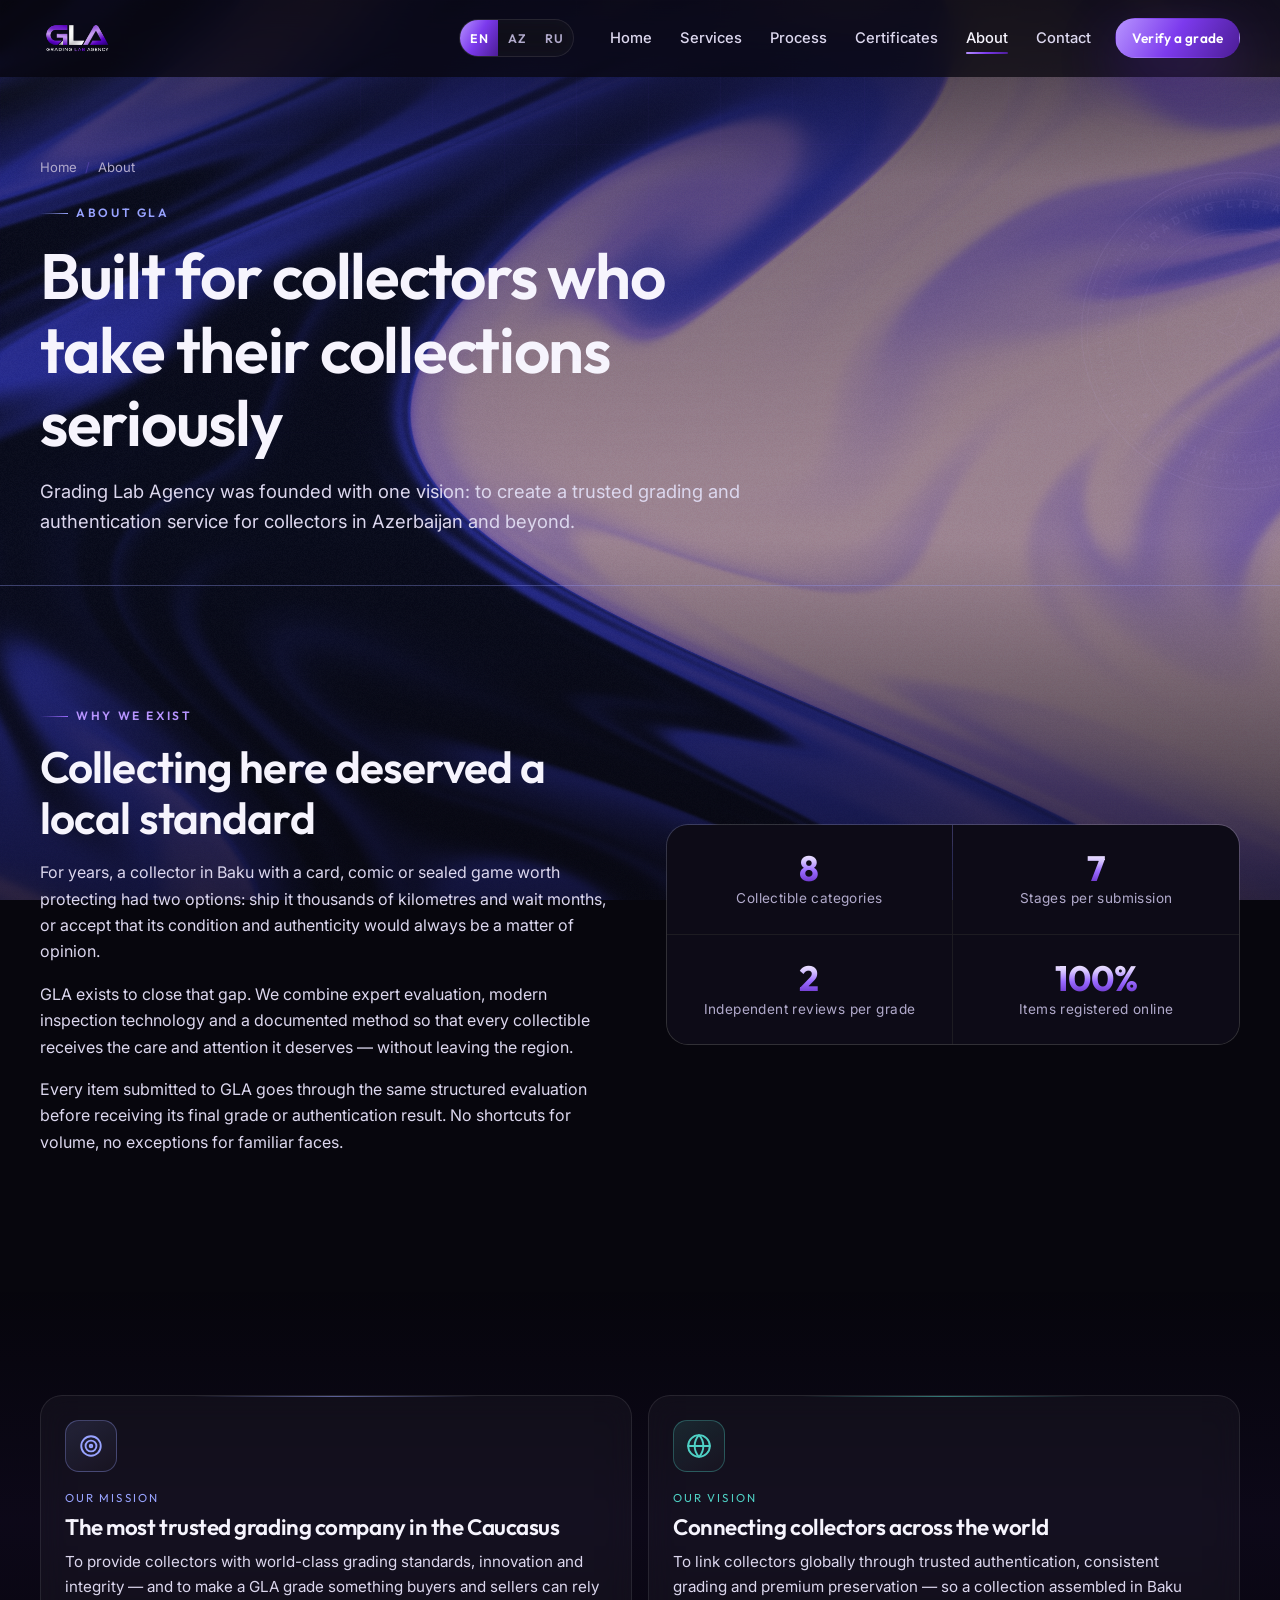
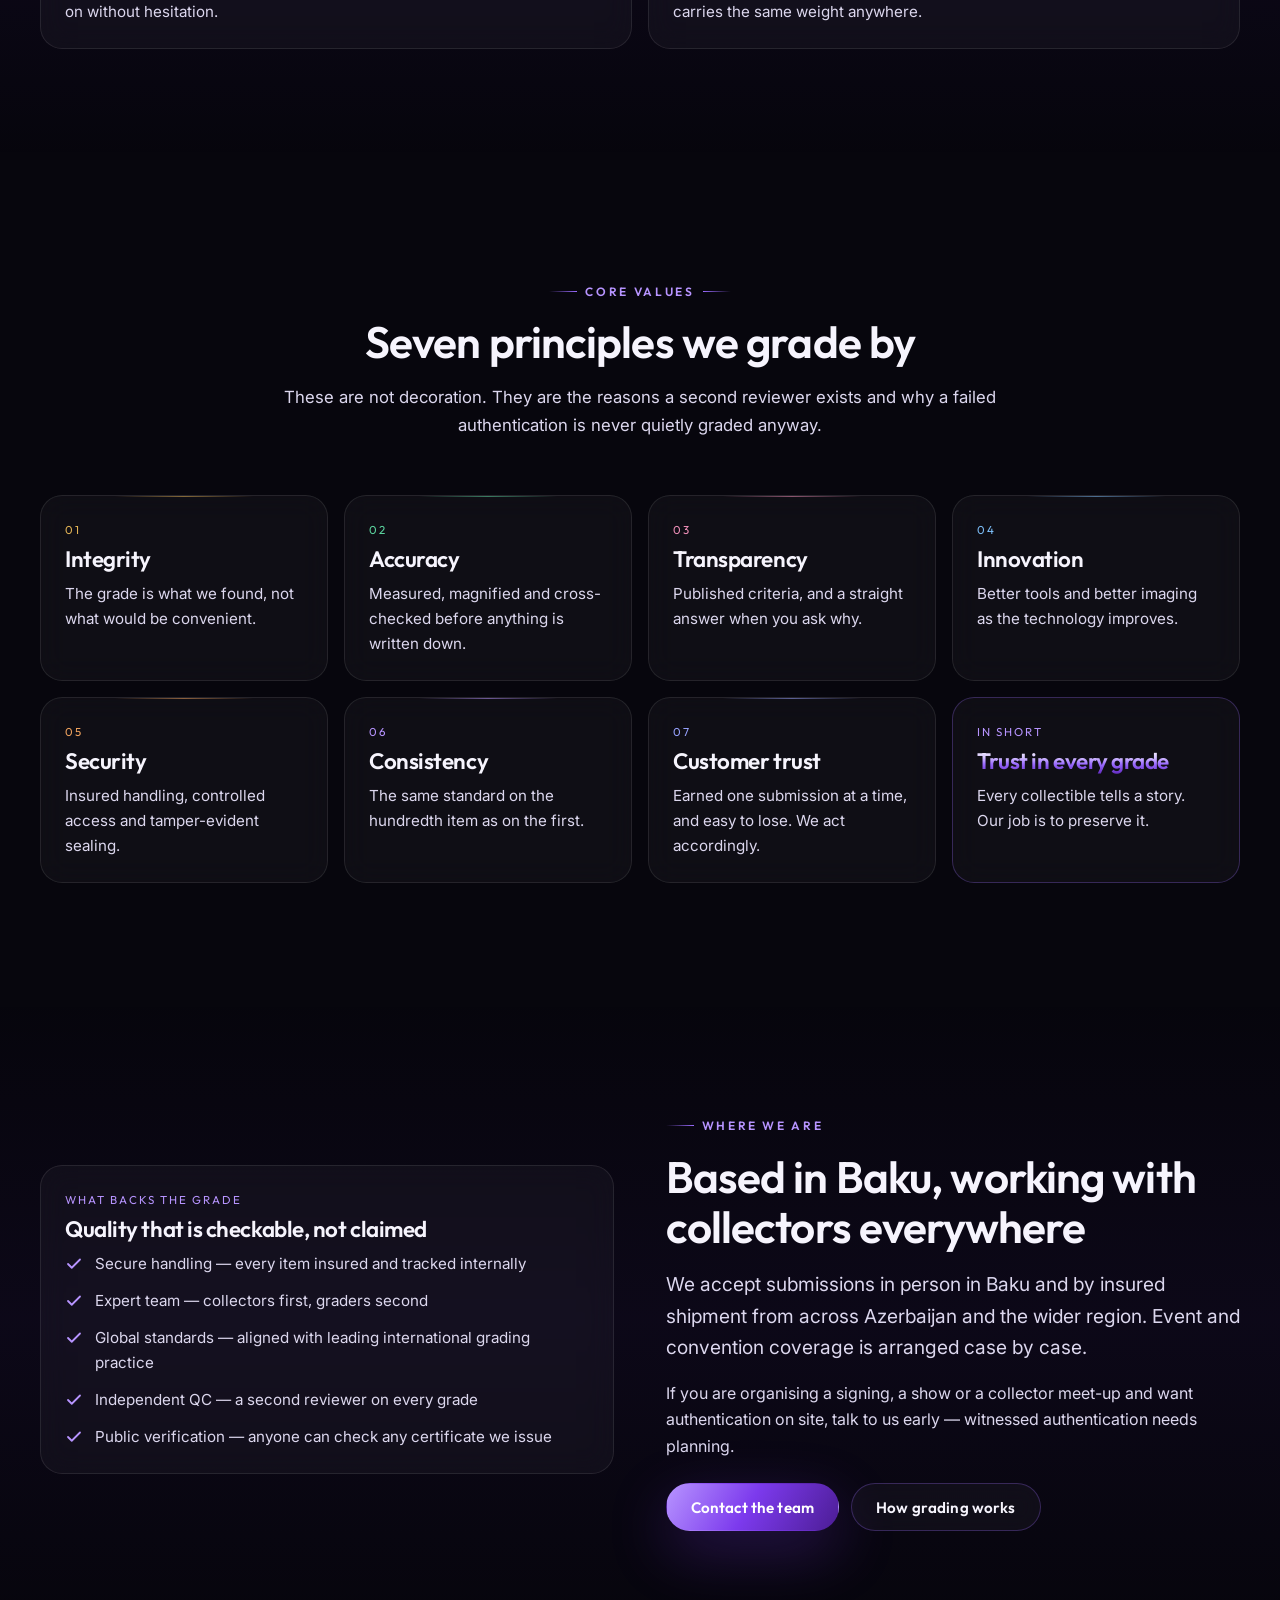
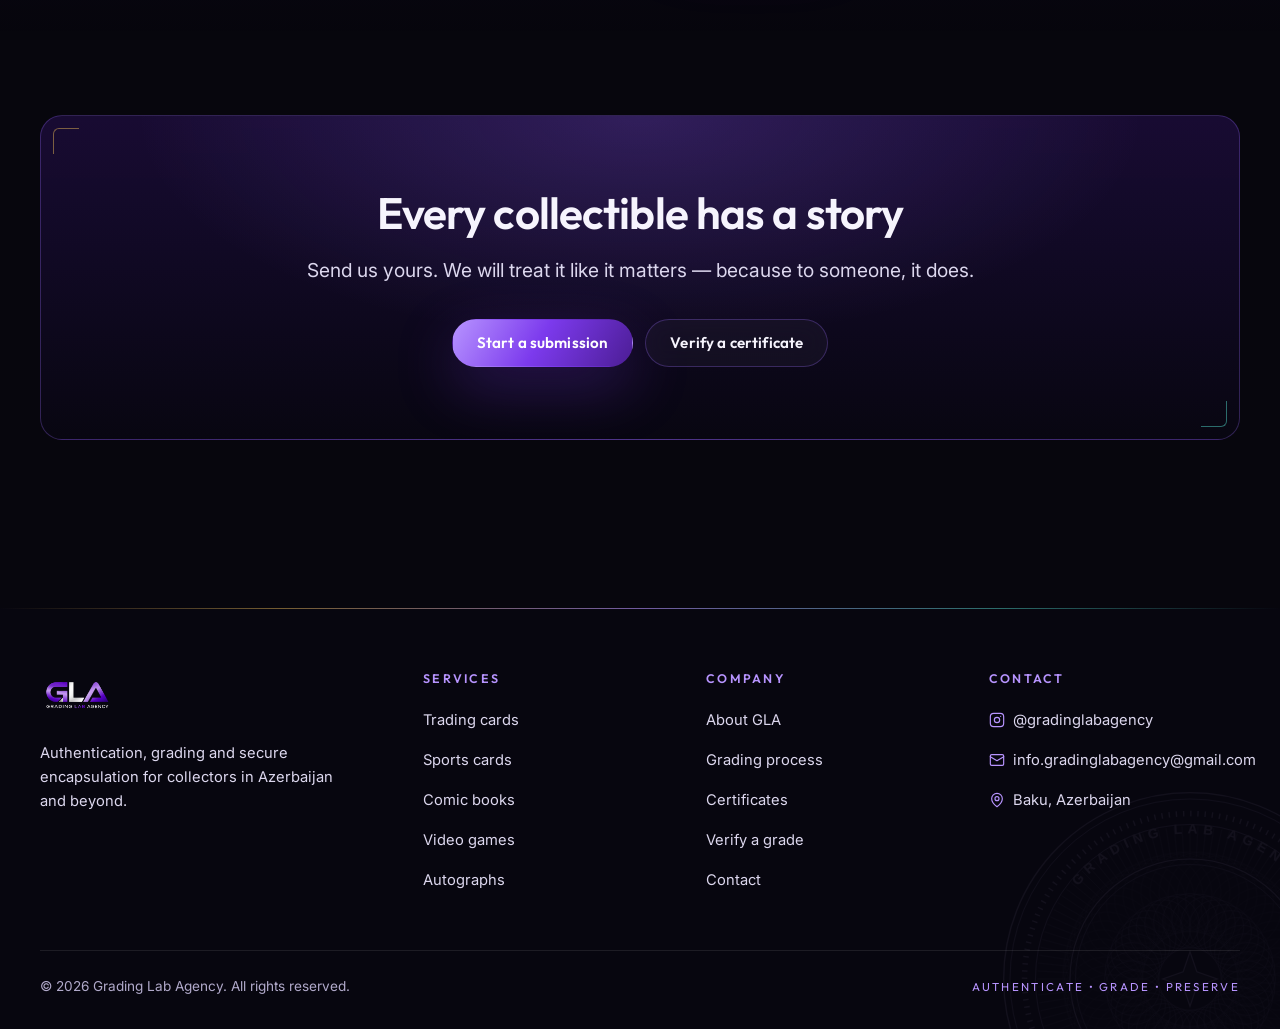
<file: about.html>
<!DOCTYPE html>
<html lang="en">
<head>
<meta charset="utf-8">
<meta name="viewport" content="width=device-width, initial-scale=1">
<title>About GLA — Grading Lab Agency</title>
<meta name="description" content="Grading Lab Agency was founded to bring trusted collectible authentication and grading to Azerbaijan and the Caucasus. Our mission, vision and core values.">
<link rel="icon" href="assets/img/favicon.svg" type="image/svg+xml">
<link rel="preconnect" href="https://fonts.googleapis.com">
<link rel="preconnect" href="https://fonts.gstatic.com" crossorigin>
<link href="https://fonts.googleapis.com/css2?family=Outfit:wght@400;500;600;700&family=Inter:wght@300;400;500;600&family=JetBrains+Mono:wght@400;500&display=swap" rel="stylesheet">
<link rel="stylesheet" href="assets/css/style.css?v=5">
</head>
<body>
<div class="grain" aria-hidden="true"></div>
<a class="skip-link" href="#main">Skip to content</a>

<header class="site-header">
  <div class="container">
    <nav class="nav" aria-label="Main">
      <a class="brand" href="index.html" aria-label="Grading Lab Agency — home"><img class="brand__logo" src="assets/img/logo.png" alt="" width="560" height="360"></a>

      <button class="nav__toggle" type="button" aria-expanded="false" aria-controls="primary-nav" aria-label="Open navigation menu">
        <svg class="icon-open" viewBox="0 0 24 24" fill="none" stroke="currentColor" stroke-width="2" stroke-linecap="round" aria-hidden="true"><path d="M4 7h16M4 12h16M4 17h16"/></svg>
        <svg class="icon-close" viewBox="0 0 24 24" fill="none" stroke="currentColor" stroke-width="2" stroke-linecap="round" aria-hidden="true"><path d="M6 6l12 12M18 6 6 18"/></svg>
      </button>

      <ul class="nav__links" id="primary-nav">
        <li><a class="nav__link" href="index.html">Home</a></li>
        <li><a class="nav__link" href="services.html">Services</a></li>
        <li><a class="nav__link" href="process.html">Process</a></li>
        <li><a class="nav__link" href="authenticity.html">Certificates</a></li>
        <li><a class="nav__link" href="about.html" aria-current="page">About</a></li>
        <li><a class="nav__link" href="contact.html">Contact</a></li>
        <li><a class="btn btn--primary btn--sm nav__cta" href="verify.html">Verify a grade</a></li>
      </ul>
    </nav>
  </div>
</header>

<main id="main">

  <section class="page-head" data-accent="indigo">
    <div class="container">
      <ol class="breadcrumb">
        <li><a href="index.html">Home</a></li>
        <li>About</li>
      </ol>
      <span class="eyebrow">About GLA</span>
      <h1>Built for collectors who take their collections seriously</h1>
      <p class="lead">
        Grading Lab Agency was founded with one vision: to create a trusted grading and authentication
        service for collectors in Azerbaijan and beyond.
      </p>
    </div>
  </section>

  <!-- ================= Story ================= -->
  <section class="section">
    <div class="container">
      <div class="split">
        <div>
          <span class="eyebrow">Why we exist</span>
          <h2>Collecting here deserved a local standard</h2>
          <p>
            For years, a collector in Baku with a card, comic or sealed game worth protecting had two
            options: ship it thousands of kilometres and wait months, or accept that its condition and
            authenticity would always be a matter of opinion.
          </p>
          <p>
            GLA exists to close that gap. We combine expert evaluation, modern inspection technology
            and a documented method so that every collectible receives the care and attention it
            deserves — without leaving the region.
          </p>
          <p>
            Every item submitted to GLA goes through the same structured evaluation before receiving
            its final grade or authentication result. No shortcuts for volume, no exceptions for
            familiar faces.
          </p>
        </div>

        <div class="stats">
          <div class="stats__item">
            <div class="stats__value">8</div>
            <div class="stats__label">Collectible categories</div>
          </div>
          <div class="stats__item">
            <div class="stats__value">7</div>
            <div class="stats__label">Stages per submission</div>
          </div>
          <div class="stats__item">
            <div class="stats__value">2</div>
            <div class="stats__label">Independent reviews per grade</div>
          </div>
          <div class="stats__item">
            <div class="stats__value">100%</div>
            <div class="stats__label">Items registered online</div>
          </div>
        </div>
      </div>
    </div>
  </section>

  <!-- ================= Mission / vision ================= -->
  <section class="section section--alt">
    <div class="container">
      <div class="grid grid--2">
        <div class="card reveal" data-accent="indigo">
          <div class="card__icon">
            <svg viewBox="0 0 24 24" fill="none" stroke="currentColor" stroke-width="1.75" stroke-linecap="round" stroke-linejoin="round" aria-hidden="true"><circle cx="12" cy="12" r="9"/><circle cx="12" cy="12" r="5"/><circle cx="12" cy="12" r="1.2"/></svg>
          </div>
          <span class="card__meta">Our mission</span>
          <h3>The most trusted grading company in the Caucasus</h3>
          <p>
            To provide collectors with world-class grading standards, innovation and integrity —
            and to make a GLA grade something buyers and sellers can rely on without hesitation.
          </p>
        </div>

        <div class="card reveal" data-accent="cyan">
          <div class="card__icon">
            <svg viewBox="0 0 24 24" fill="none" stroke="currentColor" stroke-width="1.75" stroke-linecap="round" stroke-linejoin="round" aria-hidden="true"><circle cx="12" cy="12" r="10"/><path d="M12 2a14.5 14.5 0 0 0 0 20 14.5 14.5 0 0 0 0-20M2 12h20"/></svg>
          </div>
          <span class="card__meta">Our vision</span>
          <h3>Connecting collectors across the world</h3>
          <p>
            To link collectors globally through trusted authentication, consistent grading and premium
            preservation — so a collection assembled in Baku carries the same weight anywhere.
          </p>
        </div>
      </div>
    </div>
  </section>

  <!-- ================= Values ================= -->
  <section class="section">
    <div class="container">
      <div class="section-head text-center">
        <span class="eyebrow">Core values</span>
        <h2>Seven principles we grade by</h2>
        <p>These are not decoration. They are the reasons a second reviewer exists and why a failed authentication is never quietly graded anyway.</p>
      </div>

      <div class="grid grid--4">
        <div class="card reveal" data-accent="gold">
          <span class="card__meta">01</span>
          <h3>Integrity</h3>
          <p>The grade is what we found, not what would be convenient.</p>
        </div>
        <div class="card reveal" data-accent="emerald">
          <span class="card__meta">02</span>
          <h3>Accuracy</h3>
          <p>Measured, magnified and cross-checked before anything is written down.</p>
        </div>
        <div class="card reveal" data-accent="rose">
          <span class="card__meta">03</span>
          <h3>Transparency</h3>
          <p>Published criteria, and a straight answer when you ask why.</p>
        </div>
        <div class="card reveal" data-accent="sky">
          <span class="card__meta">04</span>
          <h3>Innovation</h3>
          <p>Better tools and better imaging as the technology improves.</p>
        </div>
        <div class="card reveal" data-accent="amber">
          <span class="card__meta">05</span>
          <h3>Security</h3>
          <p>Insured handling, controlled access and tamper-evident sealing.</p>
        </div>
        <div class="card reveal" data-accent="violet">
          <span class="card__meta">06</span>
          <h3>Consistency</h3>
          <p>The same standard on the hundredth item as on the first.</p>
        </div>
        <div class="card reveal" data-accent="indigo">
          <span class="card__meta">07</span>
          <h3>Customer trust</h3>
          <p>Earned one submission at a time, and easy to lose. We act accordingly.</p>
        </div>
        <div class="card reveal" style="border-color: var(--border-brand)">
          <span class="card__meta">In short</span>
          <h3 class="text-chrome">Trust in every grade</h3>
          <p>Every collectible tells a story. Our job is to preserve it.</p>
        </div>
      </div>
    </div>
  </section>

  <!-- ================= Standards ================= -->
  <section class="section section--alt">
    <div class="container">
      <div class="split">
        <div class="card">
          <span class="card__meta">What backs the grade</span>
          <h3>Quality that is checkable, not claimed</h3>
          <ul class="check-list">
            <li><svg viewBox="0 0 24 24" fill="none" stroke="currentColor" stroke-width="2.4" stroke-linecap="round" stroke-linejoin="round" aria-hidden="true"><path d="m20 6-11 11-5-5"/></svg> Secure handling — every item insured and tracked internally</li>
            <li><svg viewBox="0 0 24 24" fill="none" stroke="currentColor" stroke-width="2.4" stroke-linecap="round" stroke-linejoin="round" aria-hidden="true"><path d="m20 6-11 11-5-5"/></svg> Expert team — collectors first, graders second</li>
            <li><svg viewBox="0 0 24 24" fill="none" stroke="currentColor" stroke-width="2.4" stroke-linecap="round" stroke-linejoin="round" aria-hidden="true"><path d="m20 6-11 11-5-5"/></svg> Global standards — aligned with leading international grading practice</li>
            <li><svg viewBox="0 0 24 24" fill="none" stroke="currentColor" stroke-width="2.4" stroke-linecap="round" stroke-linejoin="round" aria-hidden="true"><path d="m20 6-11 11-5-5"/></svg> Independent QC — a second reviewer on every grade</li>
            <li><svg viewBox="0 0 24 24" fill="none" stroke="currentColor" stroke-width="2.4" stroke-linecap="round" stroke-linejoin="round" aria-hidden="true"><path d="m20 6-11 11-5-5"/></svg> Public verification — anyone can check any certificate we issue</li>
          </ul>
        </div>

        <div>
          <span class="eyebrow">Where we are</span>
          <h2>Based in Baku, working with collectors everywhere</h2>
          <p class="lead">
            We accept submissions in person in Baku and by insured shipment from across Azerbaijan and
            the wider region. Event and convention coverage is arranged case by case.
          </p>
          <p>
            If you are organising a signing, a show or a collector meet-up and want authentication on
            site, talk to us early — witnessed authentication needs planning.
          </p>
          <div class="btn-row" style="margin-top: var(--sp-6)">
            <a class="btn btn--primary" href="contact.html">Contact the team</a>
            <a class="btn btn--ghost" href="process.html">How grading works</a>
          </div>
        </div>
      </div>
    </div>
  </section>

  <section class="section section--tight">
    <div class="container">
      <div class="cta-band reveal">
        <h2>Every collectible has a story</h2>
        <p class="lead">Send us yours. We will treat it like it matters — because to someone, it does.</p>
        <div class="btn-row">
          <a class="btn btn--primary" href="contact.html">Start a submission</a>
          <a class="btn btn--ghost" href="verify.html">Verify a certificate</a>
        </div>
      </div>
    </div>
  </section>

</main>

<footer class="site-footer">
  <div class="container">
    <div class="footer__grid">
      <div class="footer__brand">
        <a class="brand" href="index.html" aria-label="Grading Lab Agency — home"><img class="brand__logo" src="assets/img/logo.png" alt="" width="560" height="360"></a>
        <p>Authentication, grading and secure encapsulation for collectors in Azerbaijan and beyond.</p>
      </div>

      <div class="footer__col">
        <h4>Services</h4>
        <ul>
          <li><a href="services.html#trading-cards">Trading cards</a></li>
          <li><a href="services.html#sports-cards">Sports cards</a></li>
          <li><a href="services.html#comics">Comic books</a></li>
          <li><a href="services.html#video-games">Video games</a></li>
          <li><a href="services.html#autographs">Autographs</a></li>
        </ul>
      </div>

      <div class="footer__col">
        <h4>Company</h4>
        <ul>
          <li><a href="about.html">About GLA</a></li>
          <li><a href="process.html">Grading process</a></li>
          <li><a href="authenticity.html">Certificates</a></li>
          <li><a href="verify.html">Verify a grade</a></li>
          <li><a href="contact.html">Contact</a></li>
        </ul>
      </div>

      <div class="footer__col">
        <h4>Contact</h4>
        <ul>
          <li><a href="https://www.instagram.com/gradinglabagency" target="_blank" rel="noopener noreferrer">
            <svg viewBox="0 0 24 24" fill="none" stroke="currentColor" stroke-width="1.75" stroke-linecap="round" stroke-linejoin="round" aria-hidden="true"><rect x="2" y="2" width="20" height="20" rx="5"/><circle cx="12" cy="12" r="4"/><path d="M17.5 6.5h.01"/></svg>
            @gradinglabagency</a></li>
          <li><a href="mailto:info.gradinglabagency@gmail.com">
            <svg viewBox="0 0 24 24" fill="none" stroke="currentColor" stroke-width="1.75" stroke-linecap="round" stroke-linejoin="round" aria-hidden="true"><rect x="2" y="4" width="20" height="16" rx="2"/><path d="m2 7 10 6 10-6"/></svg>
            info.gradinglabagency@gmail.com</a></li>
          <li><span>
            <svg viewBox="0 0 24 24" fill="none" stroke="currentColor" stroke-width="1.75" stroke-linecap="round" stroke-linejoin="round" aria-hidden="true"><path d="M20 10c0 6-8 12-8 12s-8-6-8-12a8 8 0 0 1 16 0Z"/><circle cx="12" cy="10" r="3"/></svg>
            Baku, Azerbaijan</span></li>
        </ul>
      </div>
    </div>

    <div class="footer__bottom">
      <span>&copy; <span data-year>2026</span> Grading Lab Agency. All rights reserved.</span>
      <span class="footer__tagline">Authenticate • Grade • Preserve</span>
    </div>
  </div>
</footer>

<script src="assets/js/silk-bg.js" defer></script>

<script src="assets/js/main.js" defer></script>
<script src="assets/js/i18n.js?v=2" defer></script>
</body>
</html>
</file>
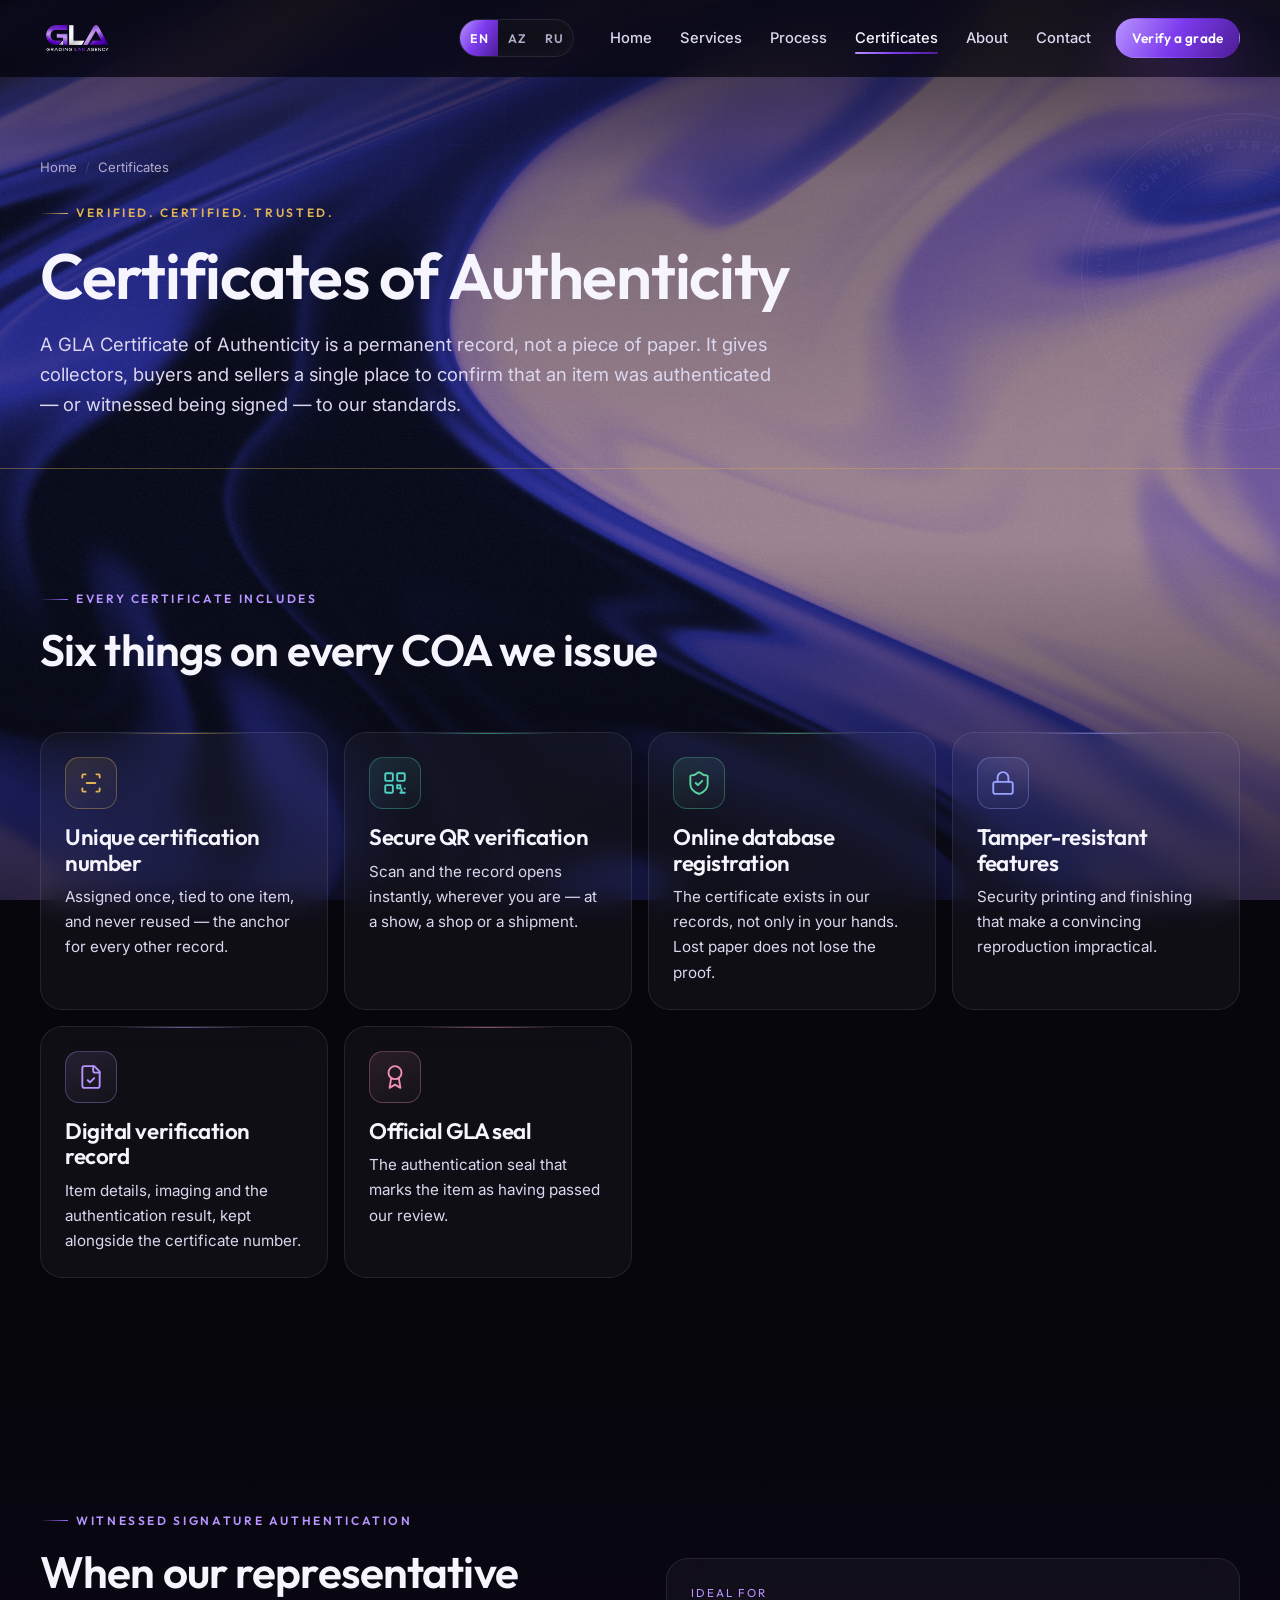
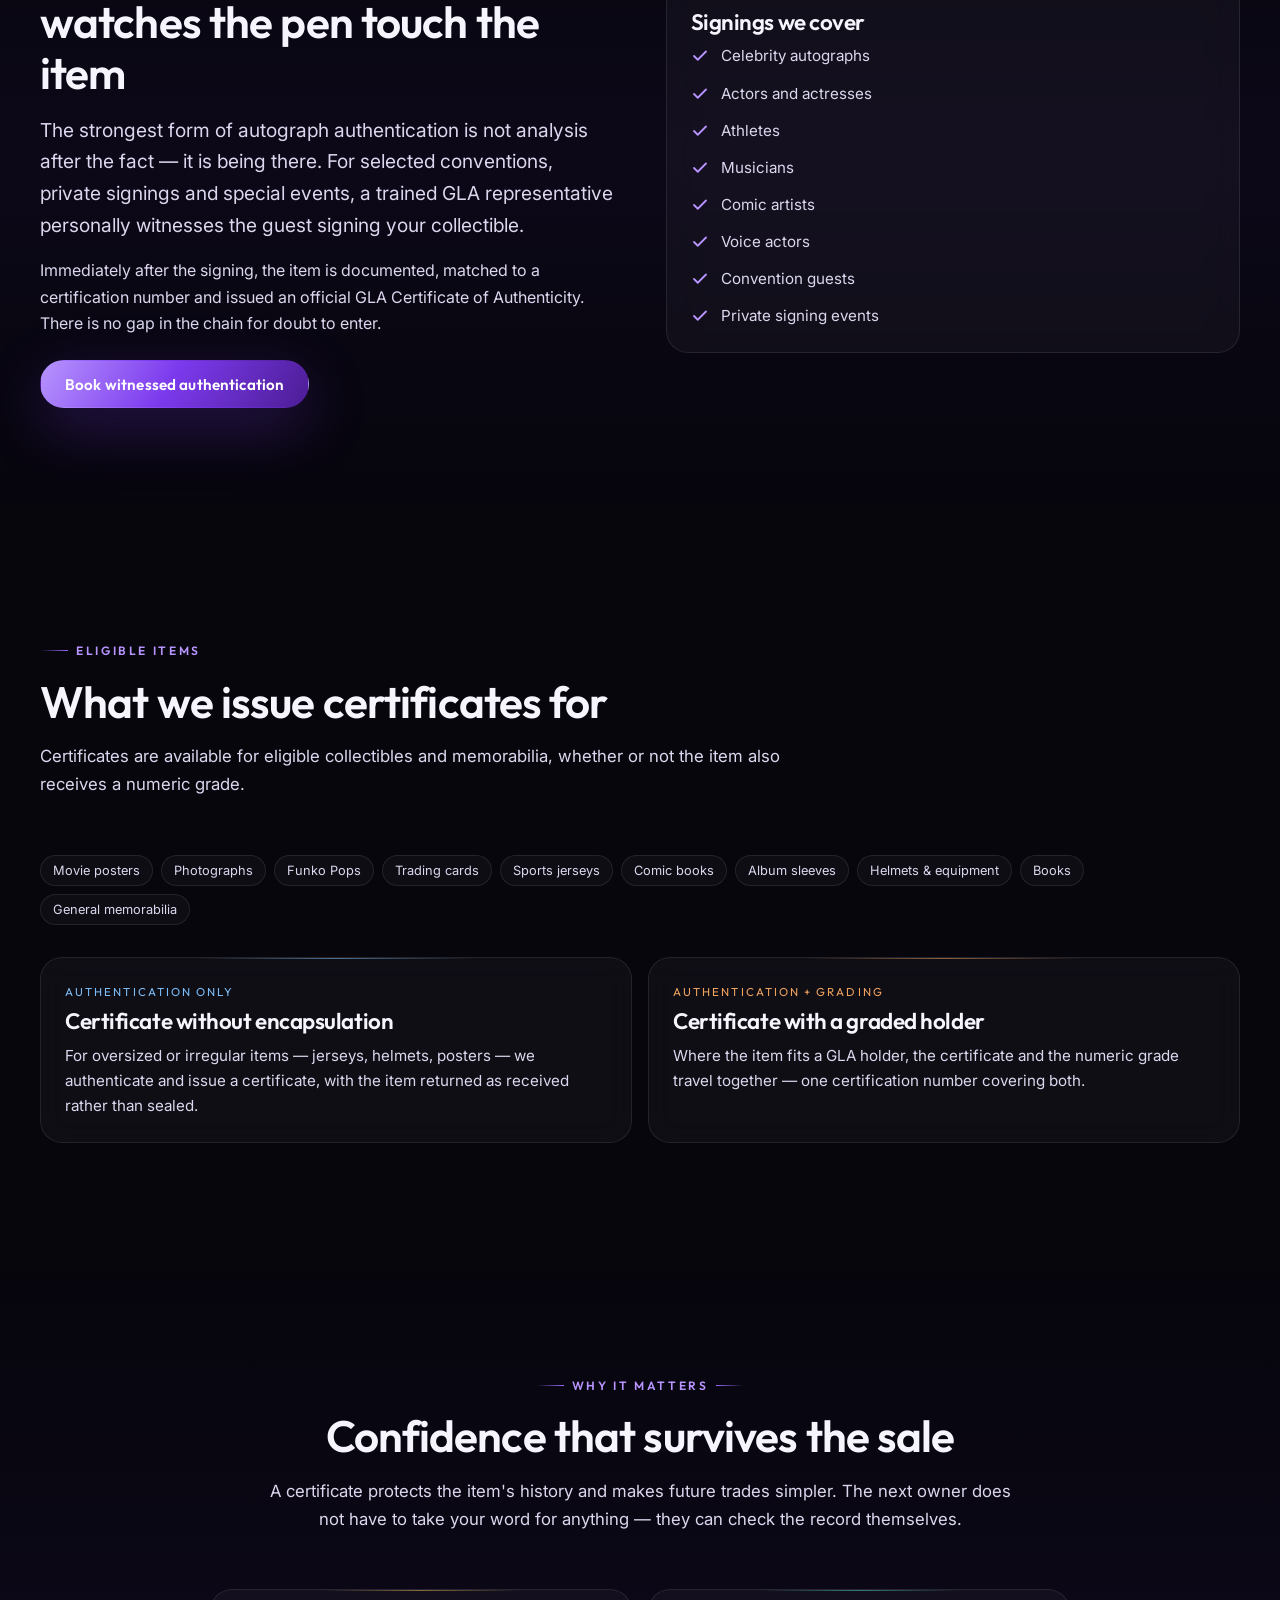
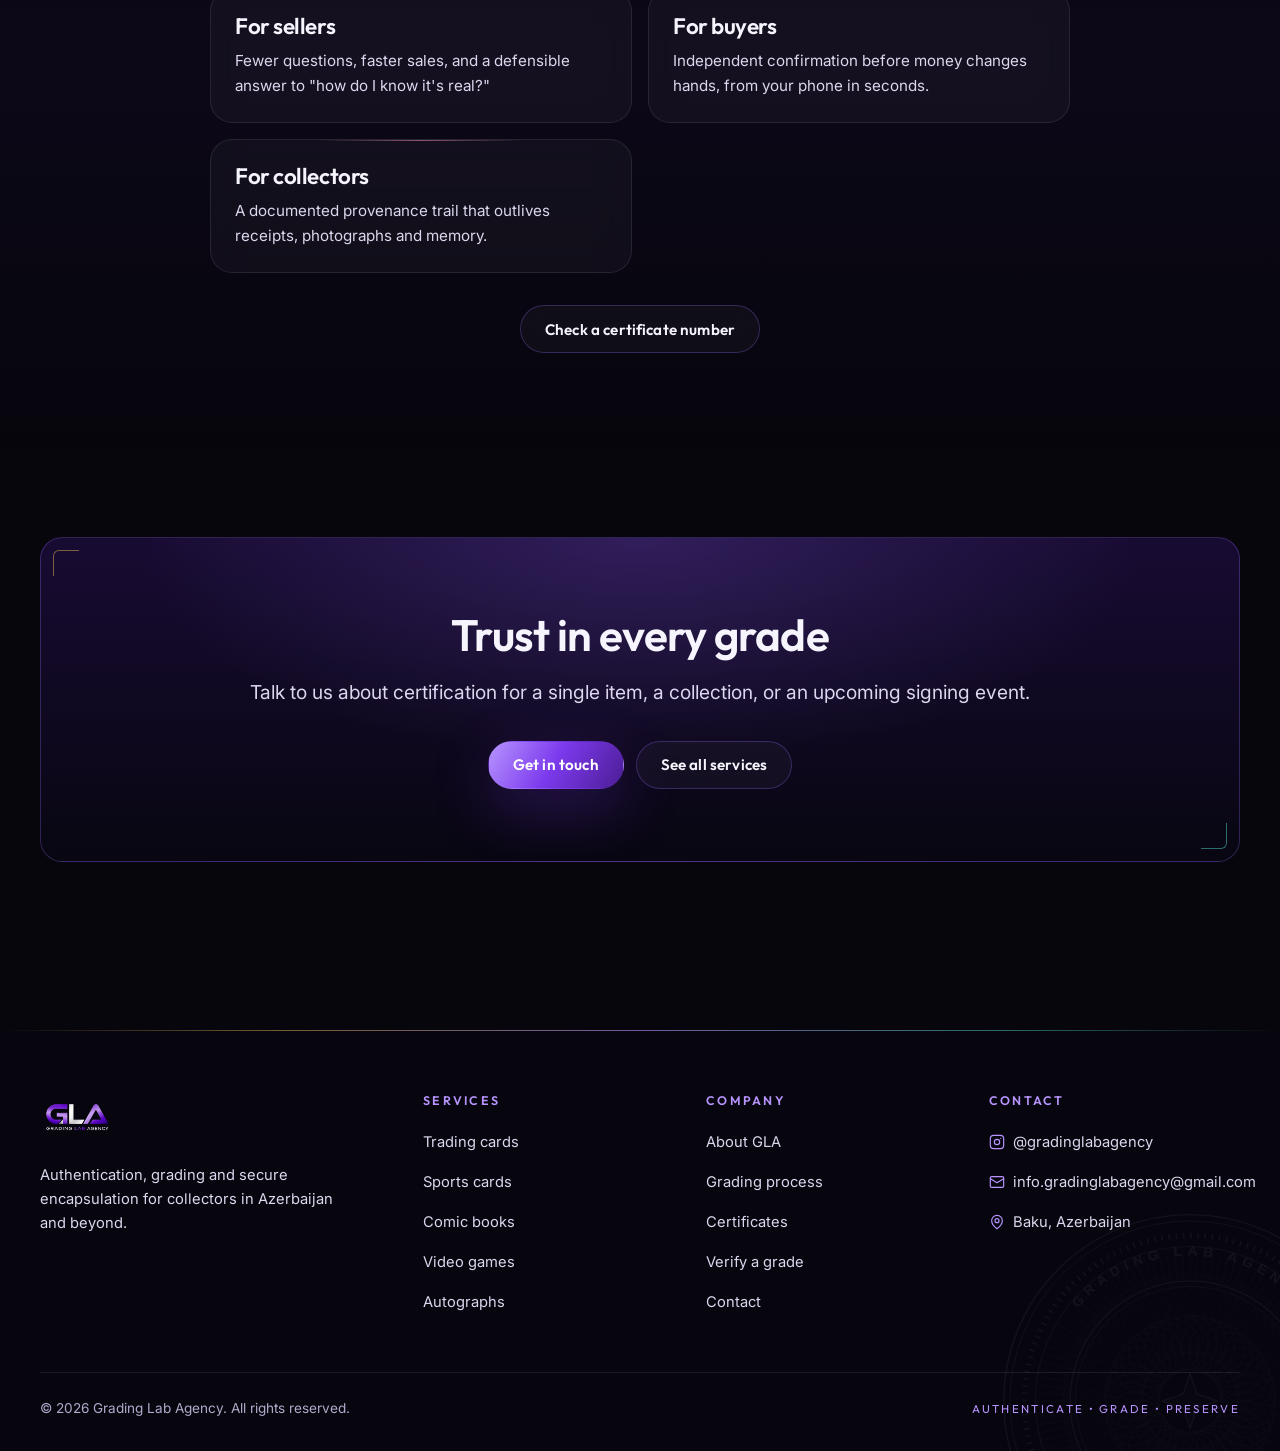
<file: authenticity.html>
<!DOCTYPE html>
<html lang="en">
<head>
<meta charset="utf-8">
<meta name="viewport" content="width=device-width, initial-scale=1">
<title>Certificates of Authenticity — Grading Lab Agency</title>
<meta name="description" content="GLA Certificates of Authenticity: unique certification numbers, QR verification, tamper-resistant security features and witnessed signature authentication at live events.">
<link rel="icon" href="assets/img/favicon.svg" type="image/svg+xml">
<link rel="preconnect" href="https://fonts.googleapis.com">
<link rel="preconnect" href="https://fonts.gstatic.com" crossorigin>
<link href="https://fonts.googleapis.com/css2?family=Outfit:wght@400;500;600;700&family=Inter:wght@300;400;500;600&family=JetBrains+Mono:wght@400;500&display=swap" rel="stylesheet">
<link rel="stylesheet" href="assets/css/style.css?v=5">
</head>
<body>
<div class="grain" aria-hidden="true"></div>
<a class="skip-link" href="#main">Skip to content</a>

<header class="site-header">
  <div class="container">
    <nav class="nav" aria-label="Main">
      <a class="brand" href="index.html" aria-label="Grading Lab Agency — home"><img class="brand__logo" src="assets/img/logo.png" alt="" width="560" height="360"></a>

      <button class="nav__toggle" type="button" aria-expanded="false" aria-controls="primary-nav" aria-label="Open navigation menu">
        <svg class="icon-open" viewBox="0 0 24 24" fill="none" stroke="currentColor" stroke-width="2" stroke-linecap="round" aria-hidden="true"><path d="M4 7h16M4 12h16M4 17h16"/></svg>
        <svg class="icon-close" viewBox="0 0 24 24" fill="none" stroke="currentColor" stroke-width="2" stroke-linecap="round" aria-hidden="true"><path d="M6 6l12 12M18 6 6 18"/></svg>
      </button>

      <ul class="nav__links" id="primary-nav">
        <li><a class="nav__link" href="index.html">Home</a></li>
        <li><a class="nav__link" href="services.html">Services</a></li>
        <li><a class="nav__link" href="process.html">Process</a></li>
        <li><a class="nav__link" href="authenticity.html" aria-current="page">Certificates</a></li>
        <li><a class="nav__link" href="about.html">About</a></li>
        <li><a class="nav__link" href="contact.html">Contact</a></li>
        <li><a class="btn btn--primary btn--sm nav__cta" href="verify.html">Verify a grade</a></li>
      </ul>
    </nav>
  </div>
</header>

<main id="main">

  <section class="page-head" data-accent="gold">
    <div class="container">
      <ol class="breadcrumb">
        <li><a href="index.html">Home</a></li>
        <li>Certificates</li>
      </ol>
      <span class="eyebrow">Verified. Certified. Trusted.</span>
      <h1>Certificates of Authenticity</h1>
      <p class="lead">
        A GLA Certificate of Authenticity is a permanent record, not a piece of paper. It gives
        collectors, buyers and sellers a single place to confirm that an item was authenticated —
        or witnessed being signed — to our standards.
      </p>
    </div>
  </section>

  <!-- ================= What's included ================= -->
  <section class="section">
    <div class="container">
      <div class="section-head">
        <span class="eyebrow">Every certificate includes</span>
        <h2>Six things on every COA we issue</h2>
      </div>

      <div class="grid grid--3">
        <div class="card reveal" data-accent="gold">
          <div class="card__icon">
            <svg viewBox="0 0 24 24" fill="none" stroke="currentColor" stroke-width="1.75" stroke-linecap="round" stroke-linejoin="round" aria-hidden="true"><path d="M4 7V5a1 1 0 0 1 1-1h2M17 4h2a1 1 0 0 1 1 1v2M20 17v2a1 1 0 0 1-1 1h-2M7 20H5a1 1 0 0 1-1-1v-2"/><path d="M8 12h8"/></svg>
          </div>
          <h3>Unique certification number</h3>
          <p>Assigned once, tied to one item, and never reused — the anchor for every other record.</p>
        </div>
        <div class="card reveal" data-accent="cyan">
          <div class="card__icon">
            <svg viewBox="0 0 24 24" fill="none" stroke="currentColor" stroke-width="1.75" stroke-linecap="round" stroke-linejoin="round" aria-hidden="true"><rect x="3" y="3" width="7" height="7" rx="1"/><rect x="14" y="3" width="7" height="7" rx="1"/><rect x="3" y="14" width="7" height="7" rx="1"/><path d="M14 14h3v3h-3zM21 21h-3v-3M17 21h.01M21 17h.01"/></svg>
          </div>
          <h3>Secure QR verification</h3>
          <p>Scan and the record opens instantly, wherever you are — at a show, a shop or a shipment.</p>
        </div>
        <div class="card reveal" data-accent="emerald">
          <div class="card__icon">
            <svg viewBox="0 0 24 24" fill="none" stroke="currentColor" stroke-width="1.75" stroke-linecap="round" stroke-linejoin="round" aria-hidden="true"><path d="M20 13c0 5-3.5 7.5-7.66 8.95a1 1 0 0 1-.67-.01C7.5 20.5 4 18 4 13V6a1 1 0 0 1 1-1c2 0 4.5-1.2 6.24-2.72a1.17 1.17 0 0 1 1.52 0C14.51 3.81 17 5 19 5a1 1 0 0 1 1 1z"/><path d="m9 12 2 2 4-4"/></svg>
          </div>
          <h3>Online database registration</h3>
          <p>The certificate exists in our records, not only in your hands. Lost paper does not lose the proof.</p>
        </div>
        <div class="card reveal" data-accent="indigo">
          <div class="card__icon">
            <svg viewBox="0 0 24 24" fill="none" stroke="currentColor" stroke-width="1.75" stroke-linecap="round" stroke-linejoin="round" aria-hidden="true"><rect x="3" y="11" width="18" height="11" rx="2"/><path d="M7 11V7a5 5 0 0 1 10 0v4"/></svg>
          </div>
          <h3>Tamper-resistant features</h3>
          <p>Security printing and finishing that make a convincing reproduction impractical.</p>
        </div>
        <div class="card reveal" data-accent="violet">
          <div class="card__icon">
            <svg viewBox="0 0 24 24" fill="none" stroke="currentColor" stroke-width="1.75" stroke-linecap="round" stroke-linejoin="round" aria-hidden="true"><path d="M15 2H6a2 2 0 0 0-2 2v16a2 2 0 0 0 2 2h12a2 2 0 0 0 2-2V7Z"/><path d="M14 2v4a2 2 0 0 0 2 2h4"/><path d="m9 15 2 2 4-4"/></svg>
          </div>
          <h3>Digital verification record</h3>
          <p>Item details, imaging and the authentication result, kept alongside the certificate number.</p>
        </div>
        <div class="card reveal" data-accent="rose">
          <div class="card__icon">
            <svg viewBox="0 0 24 24" fill="none" stroke="currentColor" stroke-width="1.75" stroke-linecap="round" stroke-linejoin="round" aria-hidden="true"><circle cx="12" cy="8" r="6"/><path d="M15.477 12.89 17 22l-5-3-5 3 1.523-9.11"/></svg>
          </div>
          <h3>Official GLA seal</h3>
          <p>The authentication seal that marks the item as having passed our review.</p>
        </div>
      </div>
    </div>
  </section>

  <!-- ================= Witnessed ================= -->
  <section class="section section--alt" id="witnessed">
    <div class="container">
      <div class="split">
        <div>
          <span class="eyebrow">Witnessed signature authentication</span>
          <h2>When our representative watches the pen touch the item</h2>
          <p class="lead">
            The strongest form of autograph authentication is not analysis after the fact — it is
            being there. For selected conventions, private signings and special events, a trained GLA
            representative personally witnesses the guest signing your collectible.
          </p>
          <p>
            Immediately after the signing, the item is documented, matched to a certification number
            and issued an official GLA Certificate of Authenticity. There is no gap in the chain for
            doubt to enter.
          </p>
          <div class="btn-row" style="margin-top: var(--sp-6)">
            <a class="btn btn--primary" href="contact.html">Book witnessed authentication</a>
          </div>
        </div>

        <div class="card">
          <span class="card__meta">Ideal for</span>
          <h3>Signings we cover</h3>
          <ul class="check-list">
            <li><svg viewBox="0 0 24 24" fill="none" stroke="currentColor" stroke-width="2.4" stroke-linecap="round" stroke-linejoin="round" aria-hidden="true"><path d="m20 6-11 11-5-5"/></svg> Celebrity autographs</li>
            <li><svg viewBox="0 0 24 24" fill="none" stroke="currentColor" stroke-width="2.4" stroke-linecap="round" stroke-linejoin="round" aria-hidden="true"><path d="m20 6-11 11-5-5"/></svg> Actors and actresses</li>
            <li><svg viewBox="0 0 24 24" fill="none" stroke="currentColor" stroke-width="2.4" stroke-linecap="round" stroke-linejoin="round" aria-hidden="true"><path d="m20 6-11 11-5-5"/></svg> Athletes</li>
            <li><svg viewBox="0 0 24 24" fill="none" stroke="currentColor" stroke-width="2.4" stroke-linecap="round" stroke-linejoin="round" aria-hidden="true"><path d="m20 6-11 11-5-5"/></svg> Musicians</li>
            <li><svg viewBox="0 0 24 24" fill="none" stroke="currentColor" stroke-width="2.4" stroke-linecap="round" stroke-linejoin="round" aria-hidden="true"><path d="m20 6-11 11-5-5"/></svg> Comic artists</li>
            <li><svg viewBox="0 0 24 24" fill="none" stroke="currentColor" stroke-width="2.4" stroke-linecap="round" stroke-linejoin="round" aria-hidden="true"><path d="m20 6-11 11-5-5"/></svg> Voice actors</li>
            <li><svg viewBox="0 0 24 24" fill="none" stroke="currentColor" stroke-width="2.4" stroke-linecap="round" stroke-linejoin="round" aria-hidden="true"><path d="m20 6-11 11-5-5"/></svg> Convention guests</li>
            <li><svg viewBox="0 0 24 24" fill="none" stroke="currentColor" stroke-width="2.4" stroke-linecap="round" stroke-linejoin="round" aria-hidden="true"><path d="m20 6-11 11-5-5"/></svg> Private signing events</li>
          </ul>
        </div>
      </div>
    </div>
  </section>

  <!-- ================= Which items ================= -->
  <section class="section">
    <div class="container">
      <div class="section-head">
        <span class="eyebrow">Eligible items</span>
        <h2>What we issue certificates for</h2>
        <p>
          Certificates are available for eligible collectibles and memorabilia, whether or not the
          item also receives a numeric grade.
        </p>
      </div>

      <div class="tags">
        <span class="tag">Movie posters</span>
        <span class="tag">Photographs</span>
        <span class="tag">Funko Pops</span>
        <span class="tag">Trading cards</span>
        <span class="tag">Sports jerseys</span>
        <span class="tag">Comic books</span>
        <span class="tag">Album sleeves</span>
        <span class="tag">Helmets &amp; equipment</span>
        <span class="tag">Books</span>
        <span class="tag">General memorabilia</span>
      </div>

      <div class="grid grid--2" style="margin-top: var(--sp-8)">
        <div class="card reveal" data-accent="sky">
          <span class="card__meta">Authentication only</span>
          <h3>Certificate without encapsulation</h3>
          <p>
            For oversized or irregular items — jerseys, helmets, posters — we authenticate and issue a
            certificate, with the item returned as received rather than sealed.
          </p>
        </div>
        <div class="card reveal" data-accent="amber">
          <span class="card__meta">Authentication + grading</span>
          <h3>Certificate with a graded holder</h3>
          <p>
            Where the item fits a GLA holder, the certificate and the numeric grade travel together —
            one certification number covering both.
          </p>
        </div>
      </div>
    </div>
  </section>

  <!-- ================= Why it matters ================= -->
  <section class="section section--alt">
    <div class="container container--narrow">
      <div class="section-head text-center">
        <span class="eyebrow">Why it matters</span>
        <h2>Confidence that survives the sale</h2>
        <p>
          A certificate protects the item's history and makes future trades simpler. The next owner
          does not have to take your word for anything — they can check the record themselves.
        </p>
      </div>

      <div class="grid grid--3">
        <div class="card reveal" data-accent="gold">
          <h3>For sellers</h3>
          <p>Fewer questions, faster sales, and a defensible answer to "how do I know it's real?"</p>
        </div>
        <div class="card reveal" data-accent="cyan">
          <h3>For buyers</h3>
          <p>Independent confirmation before money changes hands, from your phone in seconds.</p>
        </div>
        <div class="card reveal" data-accent="rose">
          <h3>For collectors</h3>
          <p>A documented provenance trail that outlives receipts, photographs and memory.</p>
        </div>
      </div>

      <div style="margin-top: var(--sp-8); text-align:center">
        <a class="btn btn--ghost" href="verify.html">Check a certificate number</a>
      </div>
    </div>
  </section>

  <section class="section section--tight">
    <div class="container">
      <div class="cta-band reveal">
        <h2>Trust in every grade</h2>
        <p class="lead">
          Talk to us about certification for a single item, a collection, or an upcoming signing event.
        </p>
        <div class="btn-row">
          <a class="btn btn--primary" href="contact.html">Get in touch</a>
          <a class="btn btn--ghost" href="services.html">See all services</a>
        </div>
      </div>
    </div>
  </section>

</main>

<footer class="site-footer">
  <div class="container">
    <div class="footer__grid">
      <div class="footer__brand">
        <a class="brand" href="index.html" aria-label="Grading Lab Agency — home"><img class="brand__logo" src="assets/img/logo.png" alt="" width="560" height="360"></a>
        <p>Authentication, grading and secure encapsulation for collectors in Azerbaijan and beyond.</p>
      </div>

      <div class="footer__col">
        <h4>Services</h4>
        <ul>
          <li><a href="services.html#trading-cards">Trading cards</a></li>
          <li><a href="services.html#sports-cards">Sports cards</a></li>
          <li><a href="services.html#comics">Comic books</a></li>
          <li><a href="services.html#video-games">Video games</a></li>
          <li><a href="services.html#autographs">Autographs</a></li>
        </ul>
      </div>

      <div class="footer__col">
        <h4>Company</h4>
        <ul>
          <li><a href="about.html">About GLA</a></li>
          <li><a href="process.html">Grading process</a></li>
          <li><a href="authenticity.html">Certificates</a></li>
          <li><a href="verify.html">Verify a grade</a></li>
          <li><a href="contact.html">Contact</a></li>
        </ul>
      </div>

      <div class="footer__col">
        <h4>Contact</h4>
        <ul>
          <li><a href="https://www.instagram.com/gradinglabagency" target="_blank" rel="noopener noreferrer">
            <svg viewBox="0 0 24 24" fill="none" stroke="currentColor" stroke-width="1.75" stroke-linecap="round" stroke-linejoin="round" aria-hidden="true"><rect x="2" y="2" width="20" height="20" rx="5"/><circle cx="12" cy="12" r="4"/><path d="M17.5 6.5h.01"/></svg>
            @gradinglabagency</a></li>
          <li><a href="mailto:info.gradinglabagency@gmail.com">
            <svg viewBox="0 0 24 24" fill="none" stroke="currentColor" stroke-width="1.75" stroke-linecap="round" stroke-linejoin="round" aria-hidden="true"><rect x="2" y="4" width="20" height="16" rx="2"/><path d="m2 7 10 6 10-6"/></svg>
            info.gradinglabagency@gmail.com</a></li>
          <li><span>
            <svg viewBox="0 0 24 24" fill="none" stroke="currentColor" stroke-width="1.75" stroke-linecap="round" stroke-linejoin="round" aria-hidden="true"><path d="M20 10c0 6-8 12-8 12s-8-6-8-12a8 8 0 0 1 16 0Z"/><circle cx="12" cy="10" r="3"/></svg>
            Baku, Azerbaijan</span></li>
        </ul>
      </div>
    </div>

    <div class="footer__bottom">
      <span>&copy; <span data-year>2026</span> Grading Lab Agency. All rights reserved.</span>
      <span class="footer__tagline">Authenticate • Grade • Preserve</span>
    </div>
  </div>
</footer>

<script src="assets/js/silk-bg.js" defer></script>

<script src="assets/js/main.js" defer></script>
<script src="assets/js/i18n.js?v=2" defer></script>
</body>
</html>
</file>
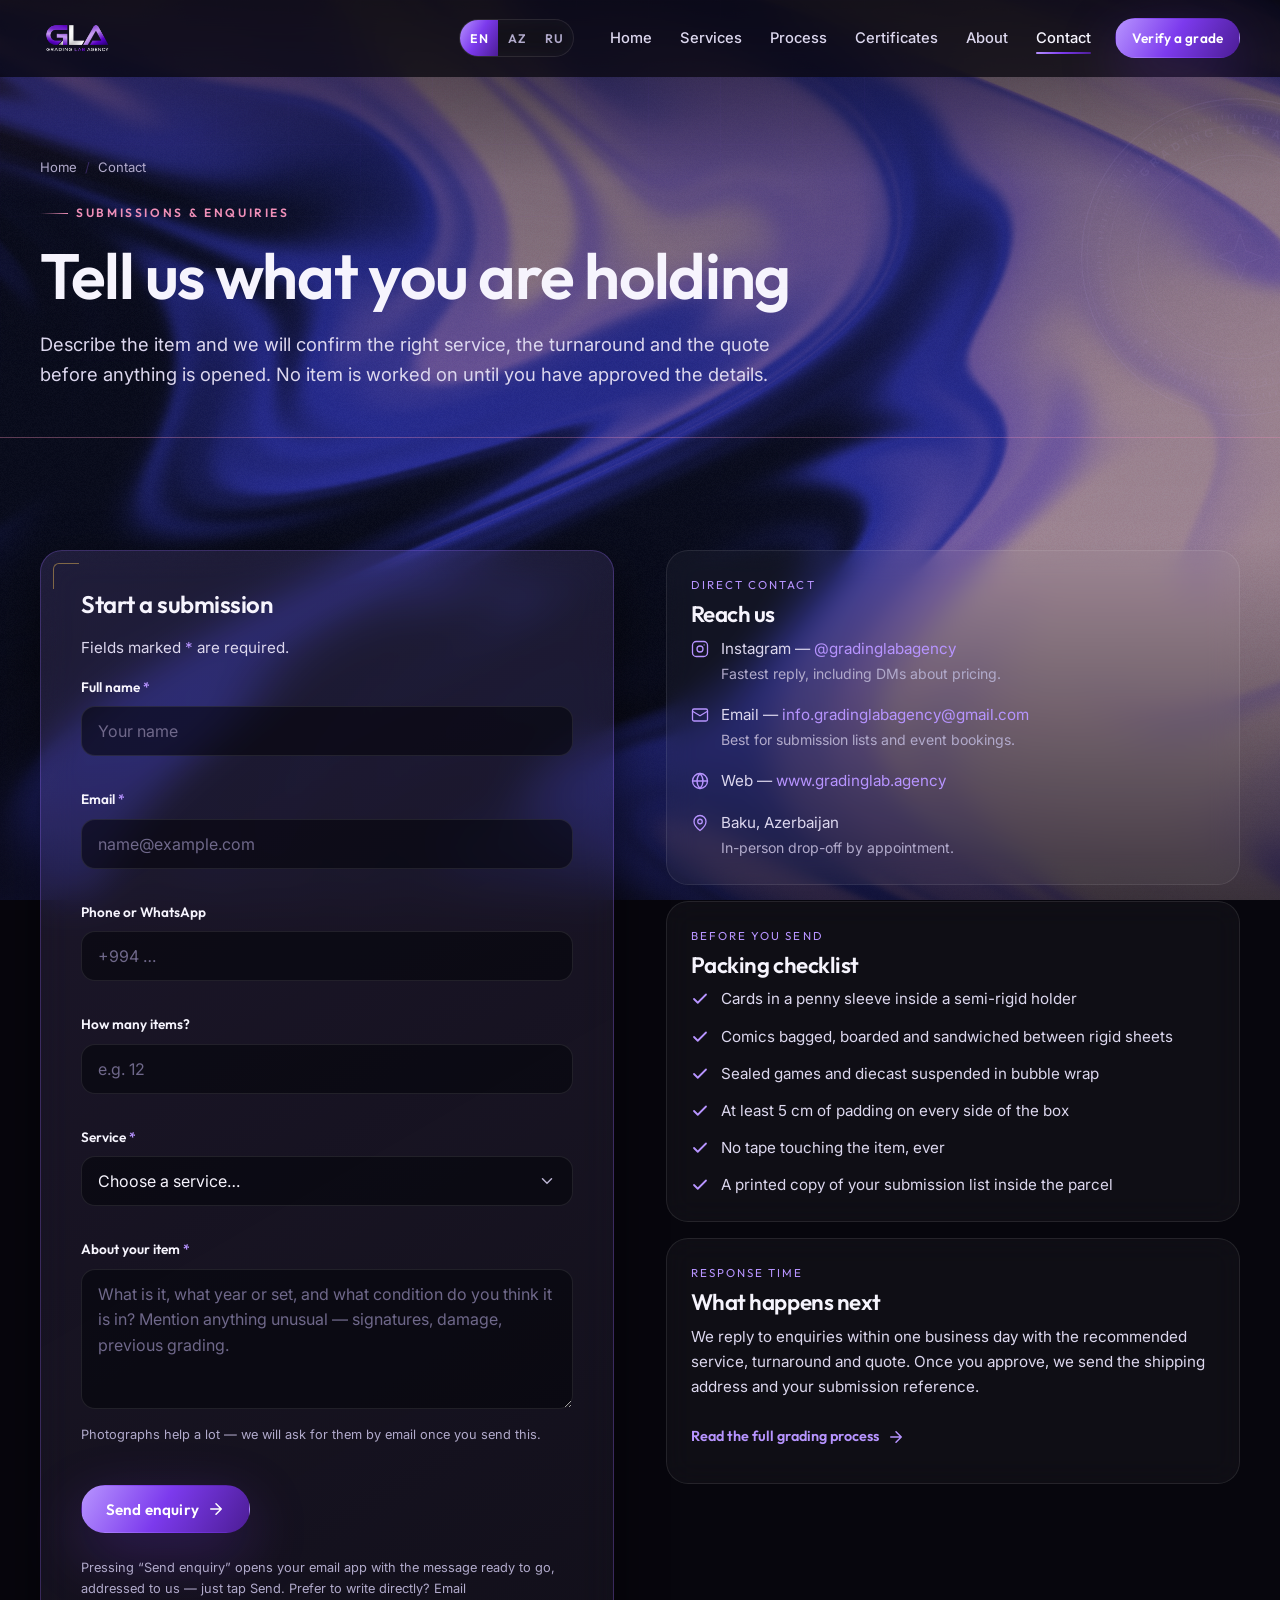
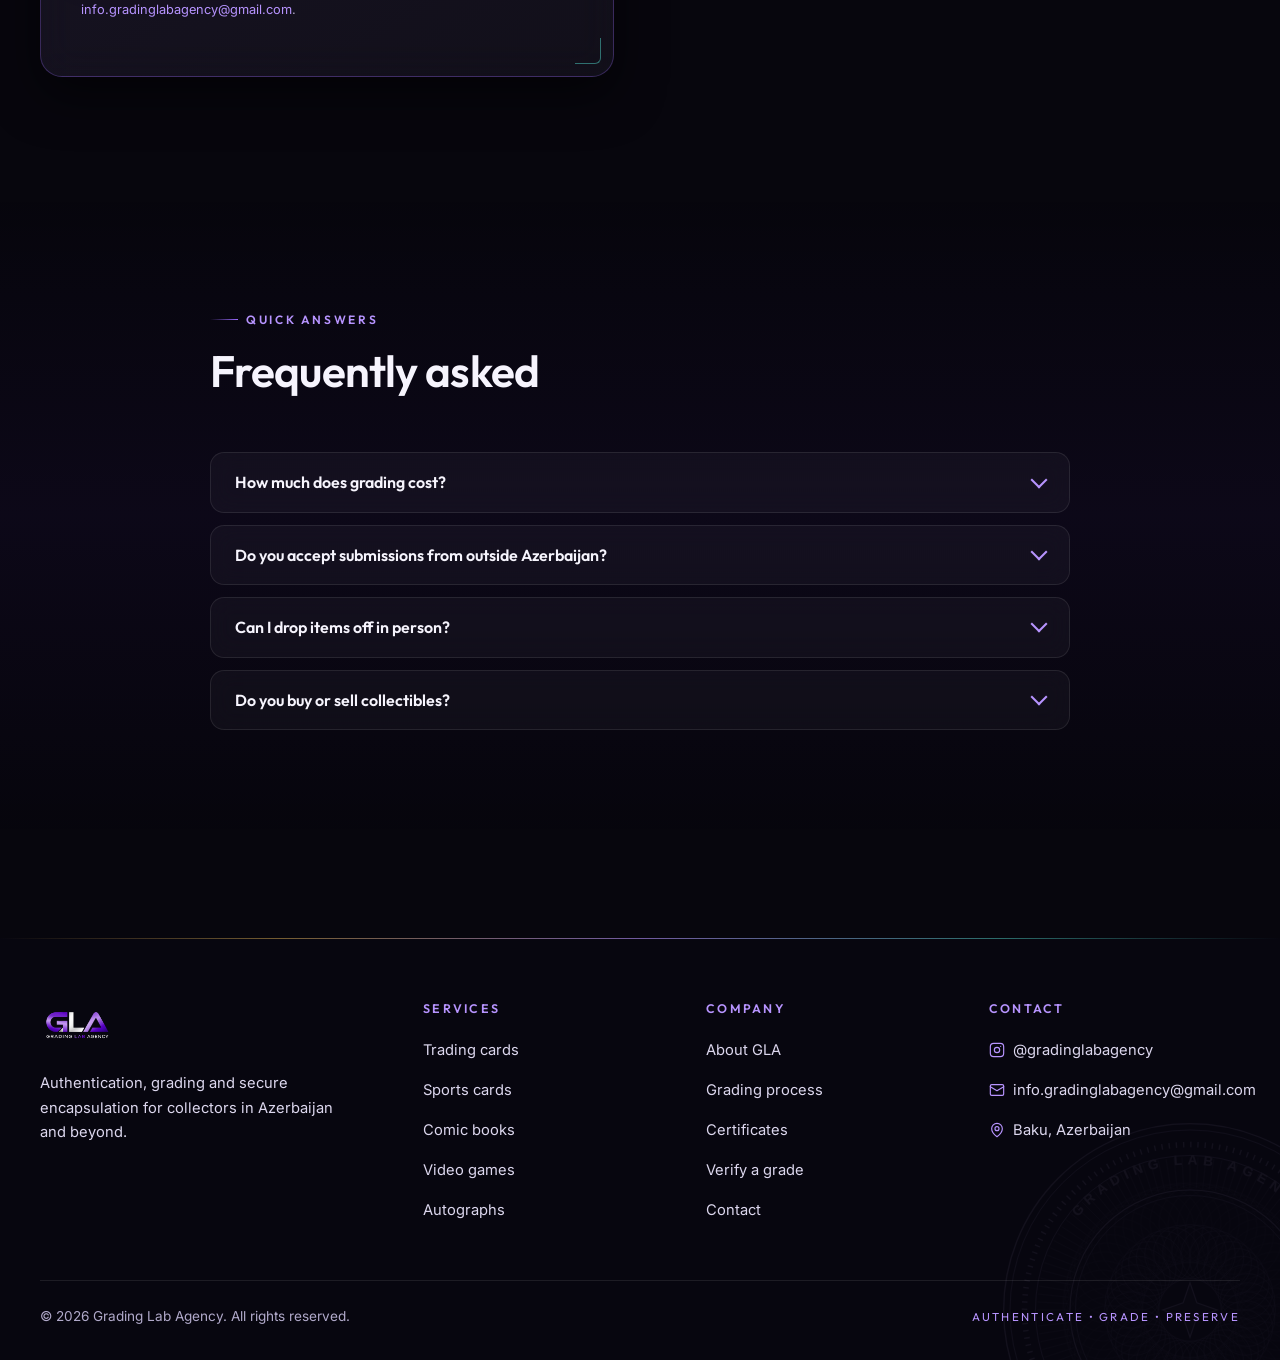
<file: contact.html>
<!DOCTYPE html>
<html lang="en">
<head>
<meta charset="utf-8">
<meta name="viewport" content="width=device-width, initial-scale=1">
<title>Contact &amp; Submissions — Grading Lab Agency</title>
<meta name="description" content="Start a submission with Grading Lab Agency. Tell us about your collectible and we will confirm the service, turnaround and quote before anything is opened.">
<link rel="icon" href="assets/img/favicon.svg" type="image/svg+xml">
<link rel="preconnect" href="https://fonts.googleapis.com">
<link rel="preconnect" href="https://fonts.gstatic.com" crossorigin>
<link href="https://fonts.googleapis.com/css2?family=Outfit:wght@400;500;600;700&family=Inter:wght@300;400;500;600&family=JetBrains+Mono:wght@400;500&display=swap" rel="stylesheet">
<link rel="stylesheet" href="assets/css/style.css?v=5">
</head>
<body>
<div class="grain" aria-hidden="true"></div>
<a class="skip-link" href="#main">Skip to content</a>

<header class="site-header">
  <div class="container">
    <nav class="nav" aria-label="Main">
      <a class="brand" href="index.html" aria-label="Grading Lab Agency — home"><img class="brand__logo" src="assets/img/logo.png" alt="" width="560" height="360"></a>

      <button class="nav__toggle" type="button" aria-expanded="false" aria-controls="primary-nav" aria-label="Open navigation menu">
        <svg class="icon-open" viewBox="0 0 24 24" fill="none" stroke="currentColor" stroke-width="2" stroke-linecap="round" aria-hidden="true"><path d="M4 7h16M4 12h16M4 17h16"/></svg>
        <svg class="icon-close" viewBox="0 0 24 24" fill="none" stroke="currentColor" stroke-width="2" stroke-linecap="round" aria-hidden="true"><path d="M6 6l12 12M18 6 6 18"/></svg>
      </button>

      <ul class="nav__links" id="primary-nav">
        <li><a class="nav__link" href="index.html">Home</a></li>
        <li><a class="nav__link" href="services.html">Services</a></li>
        <li><a class="nav__link" href="process.html">Process</a></li>
        <li><a class="nav__link" href="authenticity.html">Certificates</a></li>
        <li><a class="nav__link" href="about.html">About</a></li>
        <li><a class="nav__link" href="contact.html" aria-current="page">Contact</a></li>
        <li><a class="btn btn--primary btn--sm nav__cta" href="verify.html">Verify a grade</a></li>
      </ul>
    </nav>
  </div>
</header>

<main id="main">

  <section class="page-head" data-accent="rose">
    <div class="container">
      <ol class="breadcrumb">
        <li><a href="index.html">Home</a></li>
        <li>Contact</li>
      </ol>
      <span class="eyebrow">Submissions &amp; enquiries</span>
      <h1>Tell us what you are holding</h1>
      <p class="lead">
        Describe the item and we will confirm the right service, the turnaround and the quote before
        anything is opened. No item is worked on until you have approved the details.
      </p>
    </div>
  </section>

  <section class="section">
    <div class="container">
      <div class="split" style="align-items: start">

        <!-- ============ Form ============ -->
        <div class="verify-panel">
          <h2 style="font-size: 1.5rem">Start a submission</h2>
          <p style="font-size: 0.95rem">Fields marked <span class="field__req">*</span> are required.</p>

          <form id="contact-form" novalidate data-fallback-email="info.gradinglabagency@gmail.com">
            <div class="form-grid">
              <label class="field" for="cf-name">
                <span class="field__label">Full name <span class="field__req" aria-hidden="true">*</span></span>
                <input class="input" id="cf-name" name="name" type="text" required
                       autocomplete="name" placeholder="Your name" aria-describedby="cf-name-error">
                <span class="field__error" id="cf-name-error" role="alert"></span>
              </label>

              <label class="field" for="cf-email">
                <span class="field__label">Email <span class="field__req" aria-hidden="true">*</span></span>
                <input class="input" id="cf-email" name="email" type="email" required
                       autocomplete="email" inputmode="email" placeholder="name@example.com"
                       aria-describedby="cf-email-error">
                <span class="field__error" id="cf-email-error" role="alert"></span>
              </label>

              <label class="field" for="cf-phone">
                <span class="field__label">Phone or WhatsApp</span>
                <input class="input" id="cf-phone" name="phone" type="tel"
                       autocomplete="tel" inputmode="tel" placeholder="+994 …"
                       aria-describedby="cf-phone-error">
                <span class="field__error" id="cf-phone-error" role="alert"></span>
              </label>

              <label class="field" for="cf-quantity">
                <span class="field__label">How many items?</span>
                <input class="input" id="cf-quantity" name="quantity" type="text"
                       inputmode="numeric" placeholder="e.g. 12"
                       aria-describedby="cf-quantity-error">
                <span class="field__error" id="cf-quantity-error" role="alert"></span>
              </label>

              <label class="field field--full" for="cf-service">
                <span class="field__label">Service <span class="field__req" aria-hidden="true">*</span></span>
                <select class="select" id="cf-service" name="service" required aria-describedby="cf-service-error">
                  <option value="" selected>Choose a service…</option>
                  <option>Trading card grading</option>
                  <option>Sports card grading</option>
                  <option>Comic book grading</option>
                  <option>Video game grading</option>
                  <option>Diecast &amp; toy grading</option>
                  <option>Coin grading</option>
                  <option>Banknote grading</option>
                  <option>Autograph authentication</option>
                  <option>Witnessed signature authentication</option>
                  <option>Something else / not sure</option>
                </select>
                <span class="field__error" id="cf-service-error" role="alert"></span>
              </label>

              <label class="field field--full" for="cf-message">
                <span class="field__label">About your item <span class="field__req" aria-hidden="true">*</span></span>
                <textarea class="textarea" id="cf-message" name="message" required
                          placeholder="What is it, what year or set, and what condition do you think it is in? Mention anything unusual — signatures, damage, previous grading."
                          aria-describedby="cf-message-hint cf-message-error"></textarea>
                <span class="field__hint" id="cf-message-hint">Photographs help a lot — we will ask for them by email once you send this.</span>
                <span class="field__error" id="cf-message-error" role="alert"></span>
              </label>
            </div>

            <div class="btn-row" style="margin-top: var(--sp-6)">
              <button class="btn btn--primary" type="submit">
                Send enquiry
                <svg width="18" height="18" viewBox="0 0 24 24" fill="none" stroke="currentColor" stroke-width="2" stroke-linecap="round" stroke-linejoin="round" aria-hidden="true"><path d="M5 12h14m-7-7 7 7-7 7"/></svg>
              </button>
            </div>

            <div class="result-state" id="form-status" role="status" aria-live="polite" style="display:none; margin-top: var(--sp-4)"></div>
          </form>

          <p class="field__hint" style="margin-top: var(--sp-6)">
            Pressing “Send enquiry” opens your email app with the message ready to go, addressed to us —
            just tap Send. Prefer to write directly? Email
            <a href="mailto:info.gradinglabagency@gmail.com">info.gradinglabagency@gmail.com</a>.
          </p>
        </div>

        <!-- ============ Details ============ -->
        <div>
          <div class="card" style="margin-bottom: var(--sp-4)">
            <span class="card__meta">Direct contact</span>
            <h3>Reach us</h3>
            <ul class="check-list" style="gap: var(--sp-4)">
              <li>
                <svg viewBox="0 0 24 24" fill="none" stroke="currentColor" stroke-width="1.75" stroke-linecap="round" stroke-linejoin="round" aria-hidden="true"><rect x="2" y="2" width="20" height="20" rx="5"/><circle cx="12" cy="12" r="4"/><path d="M17.5 6.5h.01"/></svg>
                <span>Instagram — <a href="https://www.instagram.com/gradinglabagency" target="_blank" rel="noopener noreferrer">@gradinglabagency</a><br>
                <span style="color:var(--text-muted); font-size:0.88rem">Fastest reply, including DMs about pricing.</span></span>
              </li>
              <li>
                <svg viewBox="0 0 24 24" fill="none" stroke="currentColor" stroke-width="1.75" stroke-linecap="round" stroke-linejoin="round" aria-hidden="true"><rect x="2" y="4" width="20" height="16" rx="2"/><path d="m2 7 10 6 10-6"/></svg>
                <span>Email — <a href="mailto:info.gradinglabagency@gmail.com">info.gradinglabagency@gmail.com</a><br>
                <span style="color:var(--text-muted); font-size:0.88rem">Best for submission lists and event bookings.</span></span>
              </li>
              <li>
                <svg viewBox="0 0 24 24" fill="none" stroke="currentColor" stroke-width="1.75" stroke-linecap="round" stroke-linejoin="round" aria-hidden="true"><circle cx="12" cy="12" r="10"/><path d="M12 2a14.5 14.5 0 0 0 0 20 14.5 14.5 0 0 0 0-20M2 12h20"/></svg>
                <span>Web — <a href="https://www.gradinglab.agency" target="_blank" rel="noopener noreferrer">www.gradinglab.agency</a></span>
              </li>
              <li>
                <svg viewBox="0 0 24 24" fill="none" stroke="currentColor" stroke-width="1.75" stroke-linecap="round" stroke-linejoin="round" aria-hidden="true"><path d="M20 10c0 6-8 12-8 12s-8-6-8-12a8 8 0 0 1 16 0Z"/><circle cx="12" cy="10" r="3"/></svg>
                <span>Baku, Azerbaijan<br>
                <span style="color:var(--text-muted); font-size:0.88rem">In-person drop-off by appointment.</span></span>
              </li>
            </ul>
          </div>

          <div class="card" style="margin-bottom: var(--sp-4)">
            <span class="card__meta">Before you send</span>
            <h3>Packing checklist</h3>
            <ul class="check-list">
              <li><svg viewBox="0 0 24 24" fill="none" stroke="currentColor" stroke-width="2.4" stroke-linecap="round" stroke-linejoin="round" aria-hidden="true"><path d="m20 6-11 11-5-5"/></svg> Cards in a penny sleeve inside a semi-rigid holder</li>
              <li><svg viewBox="0 0 24 24" fill="none" stroke="currentColor" stroke-width="2.4" stroke-linecap="round" stroke-linejoin="round" aria-hidden="true"><path d="m20 6-11 11-5-5"/></svg> Comics bagged, boarded and sandwiched between rigid sheets</li>
              <li><svg viewBox="0 0 24 24" fill="none" stroke="currentColor" stroke-width="2.4" stroke-linecap="round" stroke-linejoin="round" aria-hidden="true"><path d="m20 6-11 11-5-5"/></svg> Sealed games and diecast suspended in bubble wrap</li>
              <li><svg viewBox="0 0 24 24" fill="none" stroke="currentColor" stroke-width="2.4" stroke-linecap="round" stroke-linejoin="round" aria-hidden="true"><path d="m20 6-11 11-5-5"/></svg> At least 5&nbsp;cm of padding on every side of the box</li>
              <li><svg viewBox="0 0 24 24" fill="none" stroke="currentColor" stroke-width="2.4" stroke-linecap="round" stroke-linejoin="round" aria-hidden="true"><path d="m20 6-11 11-5-5"/></svg> No tape touching the item, ever</li>
              <li><svg viewBox="0 0 24 24" fill="none" stroke="currentColor" stroke-width="2.4" stroke-linecap="round" stroke-linejoin="round" aria-hidden="true"><path d="m20 6-11 11-5-5"/></svg> A printed copy of your submission list inside the parcel</li>
            </ul>
          </div>

          <div class="card">
            <span class="card__meta">Response time</span>
            <h3>What happens next</h3>
            <p>
              We reply to enquiries within one business day with the recommended service, turnaround
              and quote. Once you approve, we send the shipping address and your submission reference.
            </p>
            <a class="link-arrow" href="process.html">
              Read the full grading process
              <svg width="18" height="18" viewBox="0 0 24 24" fill="none" stroke="currentColor" stroke-width="2" stroke-linecap="round" stroke-linejoin="round" aria-hidden="true"><path d="M5 12h14m-7-7 7 7-7 7"/></svg>
            </a>
          </div>
        </div>

      </div>
    </div>
  </section>

  <!-- ================= FAQ ================= -->
  <section class="section section--alt">
    <div class="container container--narrow">
      <div class="section-head">
        <span class="eyebrow">Quick answers</span>
        <h2>Frequently asked</h2>
      </div>

      <div class="accordion">
        <details>
          <summary>How much does grading cost?</summary>
          <div class="accordion__content">
            <p>
              Pricing depends on the category, the declared value and the service level you choose.
              Send us your list and we will quote it — there is no charge for a quote.
            </p>
          </div>
        </details>
        <details>
          <summary>Do you accept submissions from outside Azerbaijan?</summary>
          <div class="accordion__content">
            <p>
              Yes. Contact us first so we can confirm the correct shipping route, customs paperwork and
              insured value for your country before you post anything.
            </p>
          </div>
        </details>
        <details>
          <summary>Can I drop items off in person?</summary>
          <div class="accordion__content">
            <p>
              Yes, in Baku by appointment. Message us to arrange a time so a grader is available to
              check the item in with you present.
            </p>
          </div>
        </details>
        <details>
          <summary>Do you buy or sell collectibles?</summary>
          <div class="accordion__content">
            <p>
              No. GLA only authenticates, grades and encapsulates. We do not trade in the items we
              grade — that separation is what keeps the grade credible.
            </p>
          </div>
        </details>
      </div>
    </div>
  </section>

</main>

<footer class="site-footer">
  <div class="container">
    <div class="footer__grid">
      <div class="footer__brand">
        <a class="brand" href="index.html" aria-label="Grading Lab Agency — home"><img class="brand__logo" src="assets/img/logo.png" alt="" width="560" height="360"></a>
        <p>Authentication, grading and secure encapsulation for collectors in Azerbaijan and beyond.</p>
      </div>

      <div class="footer__col">
        <h4>Services</h4>
        <ul>
          <li><a href="services.html#trading-cards">Trading cards</a></li>
          <li><a href="services.html#sports-cards">Sports cards</a></li>
          <li><a href="services.html#comics">Comic books</a></li>
          <li><a href="services.html#video-games">Video games</a></li>
          <li><a href="services.html#autographs">Autographs</a></li>
        </ul>
      </div>

      <div class="footer__col">
        <h4>Company</h4>
        <ul>
          <li><a href="about.html">About GLA</a></li>
          <li><a href="process.html">Grading process</a></li>
          <li><a href="authenticity.html">Certificates</a></li>
          <li><a href="verify.html">Verify a grade</a></li>
          <li><a href="contact.html">Contact</a></li>
        </ul>
      </div>

      <div class="footer__col">
        <h4>Contact</h4>
        <ul>
          <li><a href="https://www.instagram.com/gradinglabagency" target="_blank" rel="noopener noreferrer">
            <svg viewBox="0 0 24 24" fill="none" stroke="currentColor" stroke-width="1.75" stroke-linecap="round" stroke-linejoin="round" aria-hidden="true"><rect x="2" y="2" width="20" height="20" rx="5"/><circle cx="12" cy="12" r="4"/><path d="M17.5 6.5h.01"/></svg>
            @gradinglabagency</a></li>
          <li><a href="mailto:info.gradinglabagency@gmail.com">
            <svg viewBox="0 0 24 24" fill="none" stroke="currentColor" stroke-width="1.75" stroke-linecap="round" stroke-linejoin="round" aria-hidden="true"><rect x="2" y="4" width="20" height="16" rx="2"/><path d="m2 7 10 6 10-6"/></svg>
            info.gradinglabagency@gmail.com</a></li>
          <li><span>
            <svg viewBox="0 0 24 24" fill="none" stroke="currentColor" stroke-width="1.75" stroke-linecap="round" stroke-linejoin="round" aria-hidden="true"><path d="M20 10c0 6-8 12-8 12s-8-6-8-12a8 8 0 0 1 16 0Z"/><circle cx="12" cy="10" r="3"/></svg>
            Baku, Azerbaijan</span></li>
        </ul>
      </div>
    </div>

    <div class="footer__bottom">
      <span>&copy; <span data-year>2026</span> Grading Lab Agency. All rights reserved.</span>
      <span class="footer__tagline">Authenticate • Grade • Preserve</span>
    </div>
  </div>
</footer>

<script src="assets/js/silk-bg.js" defer></script>

<script src="assets/js/config.js?v=8" defer></script>
<script src="assets/js/main.js" defer></script>
<script src="assets/js/contact.js?v=5" defer></script>
<script src="assets/js/i18n.js?v=2" defer></script>
</body>
</html>
</file>
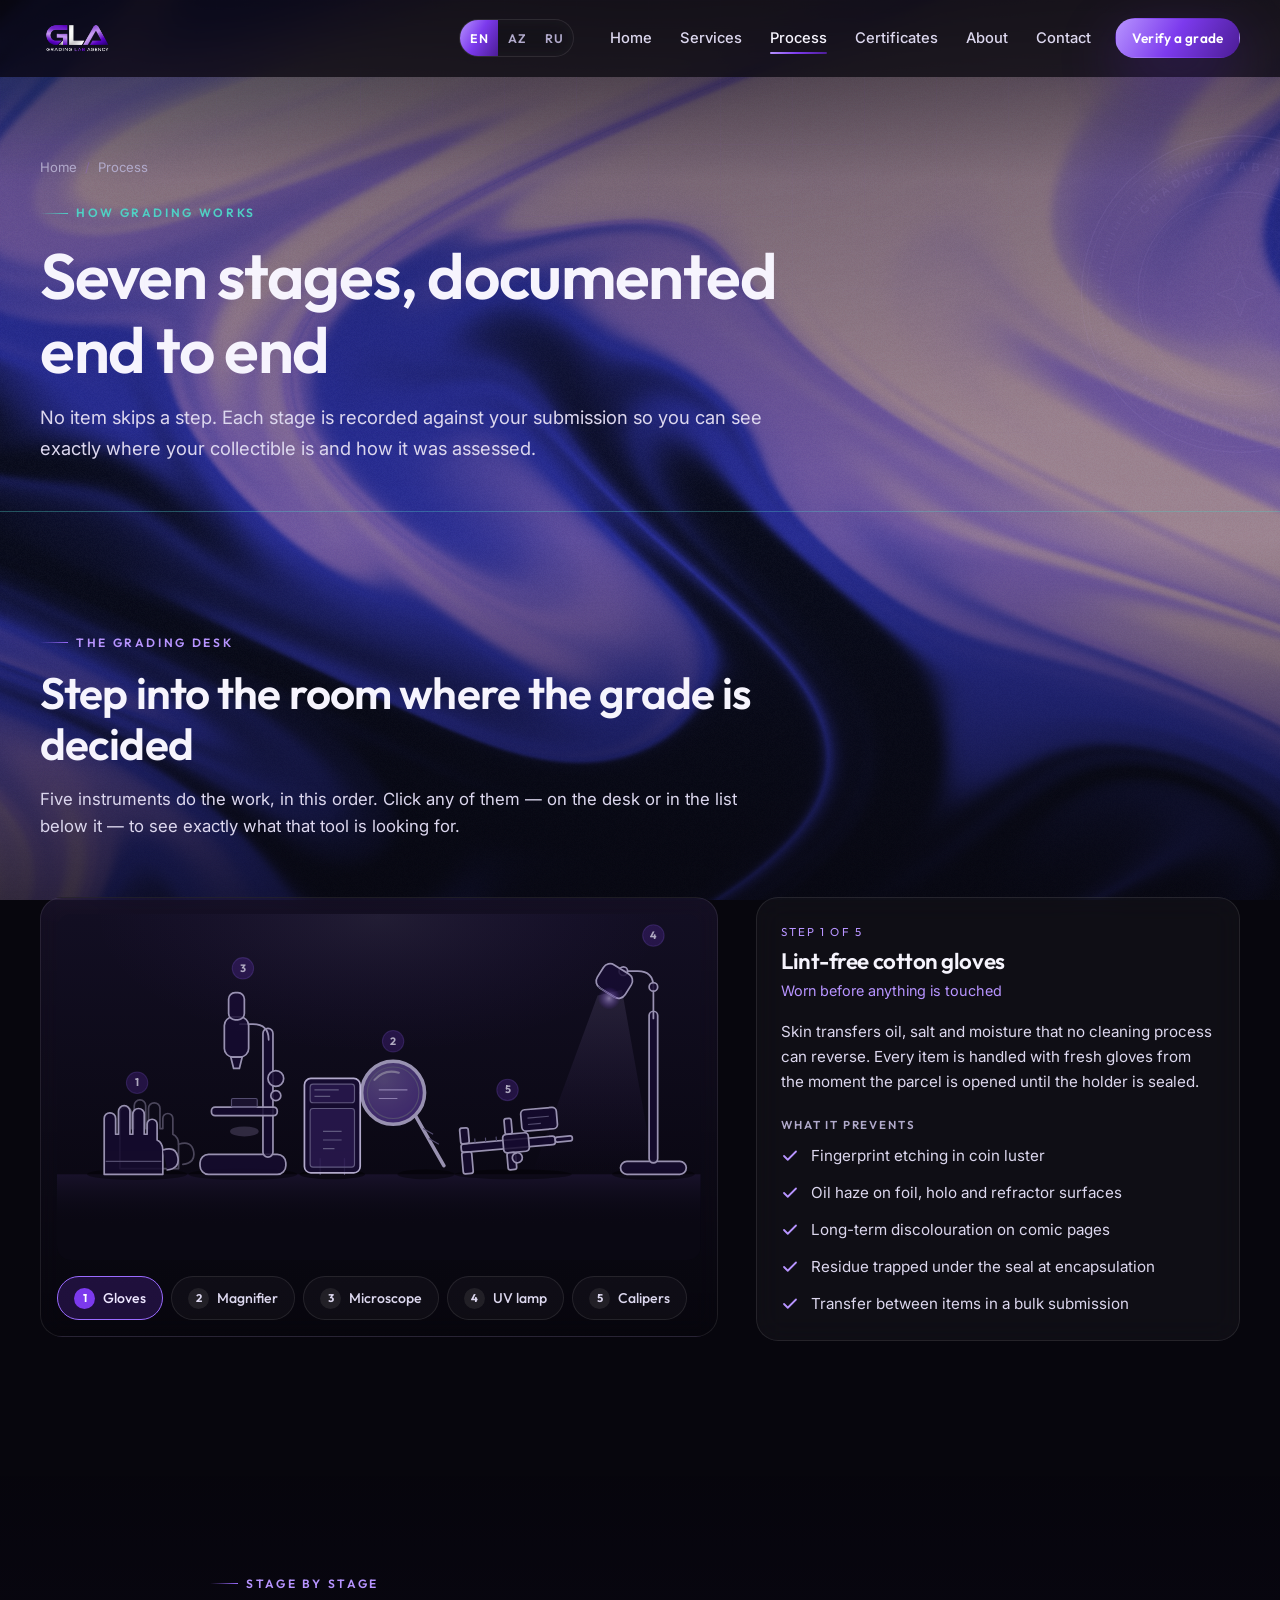
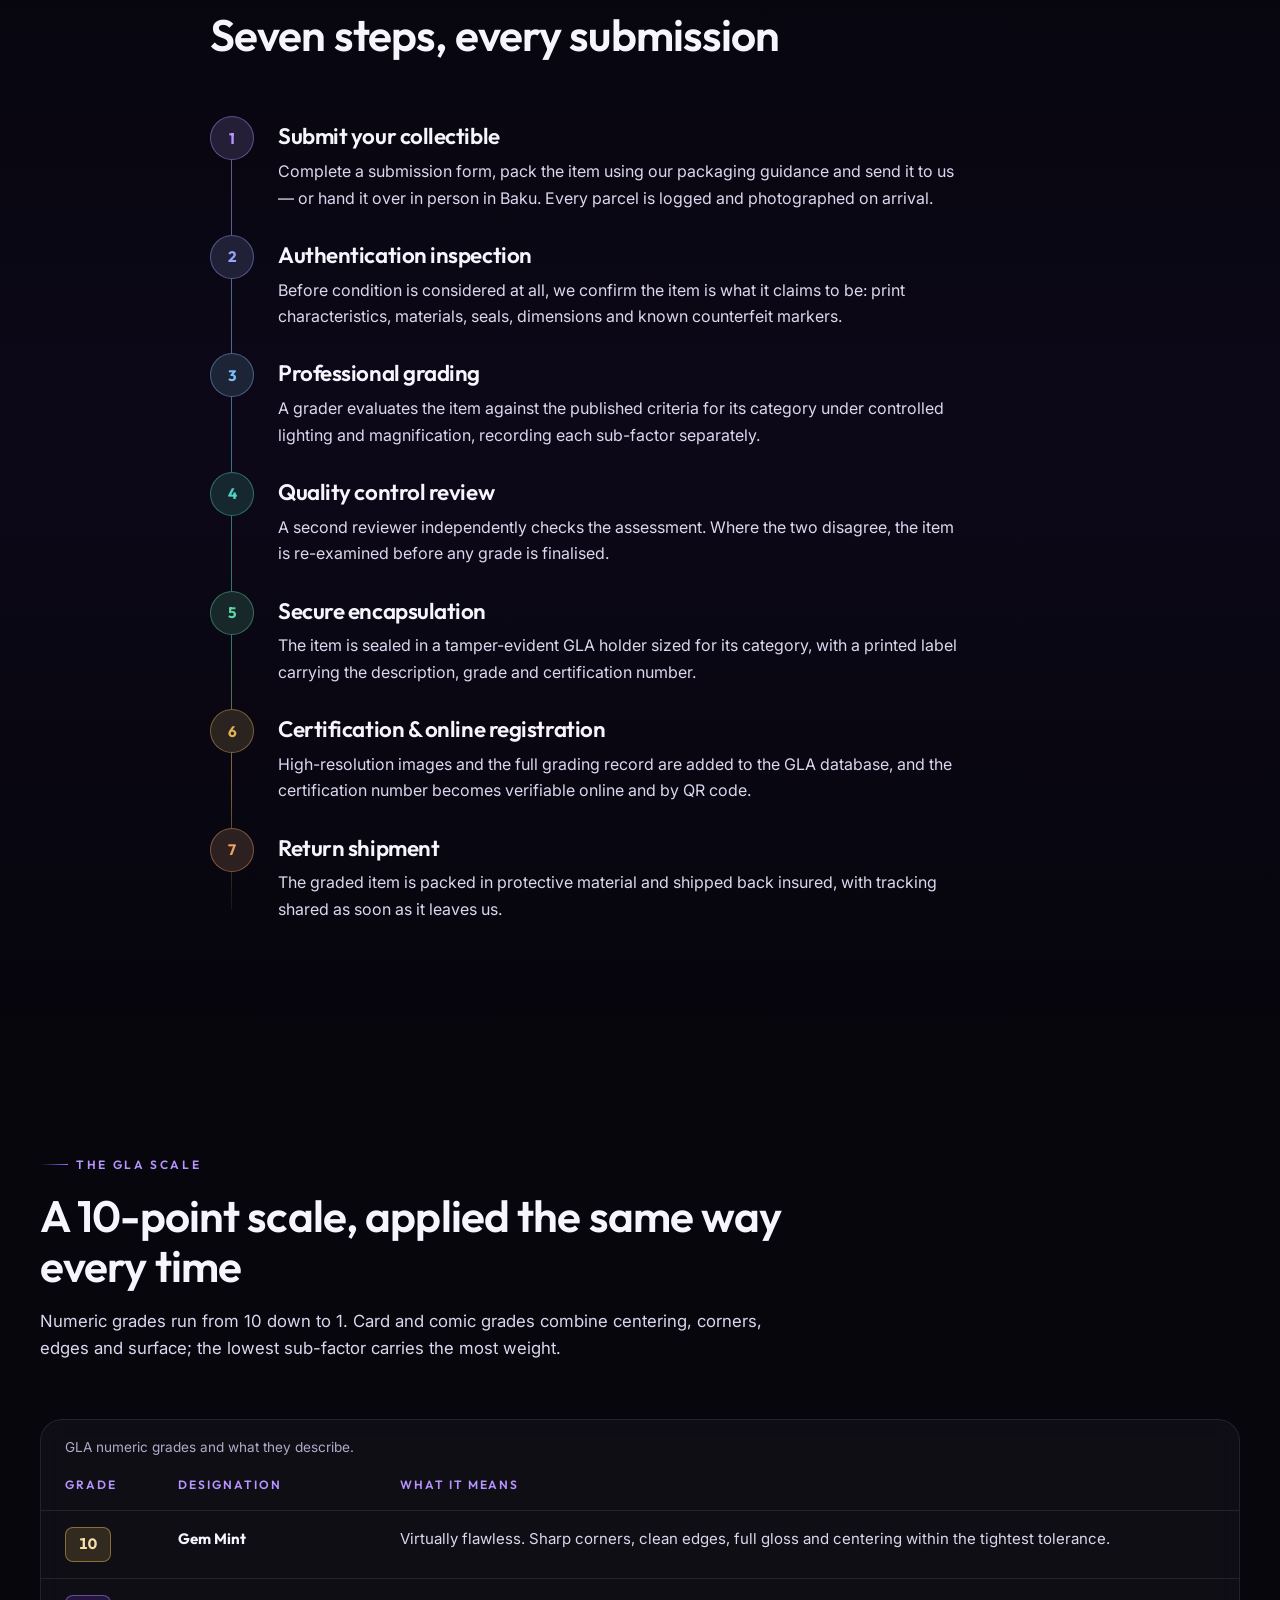
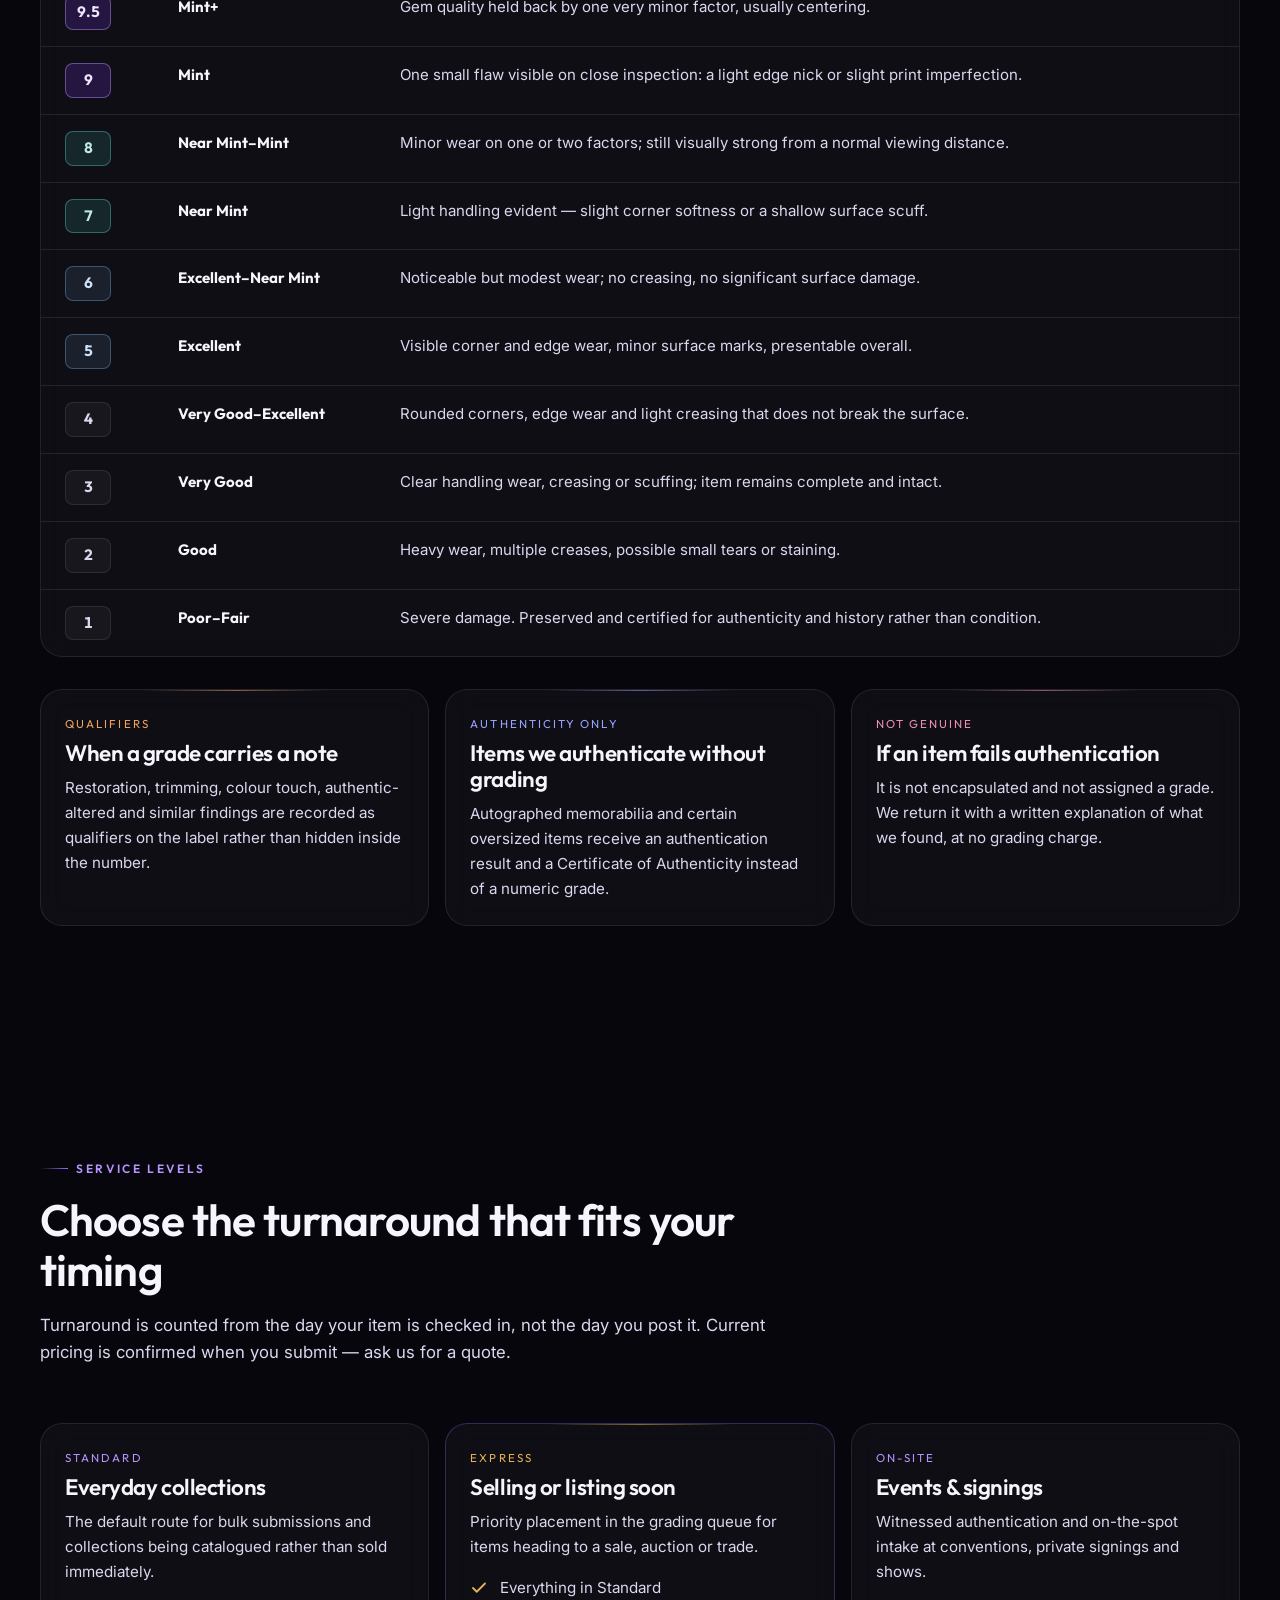
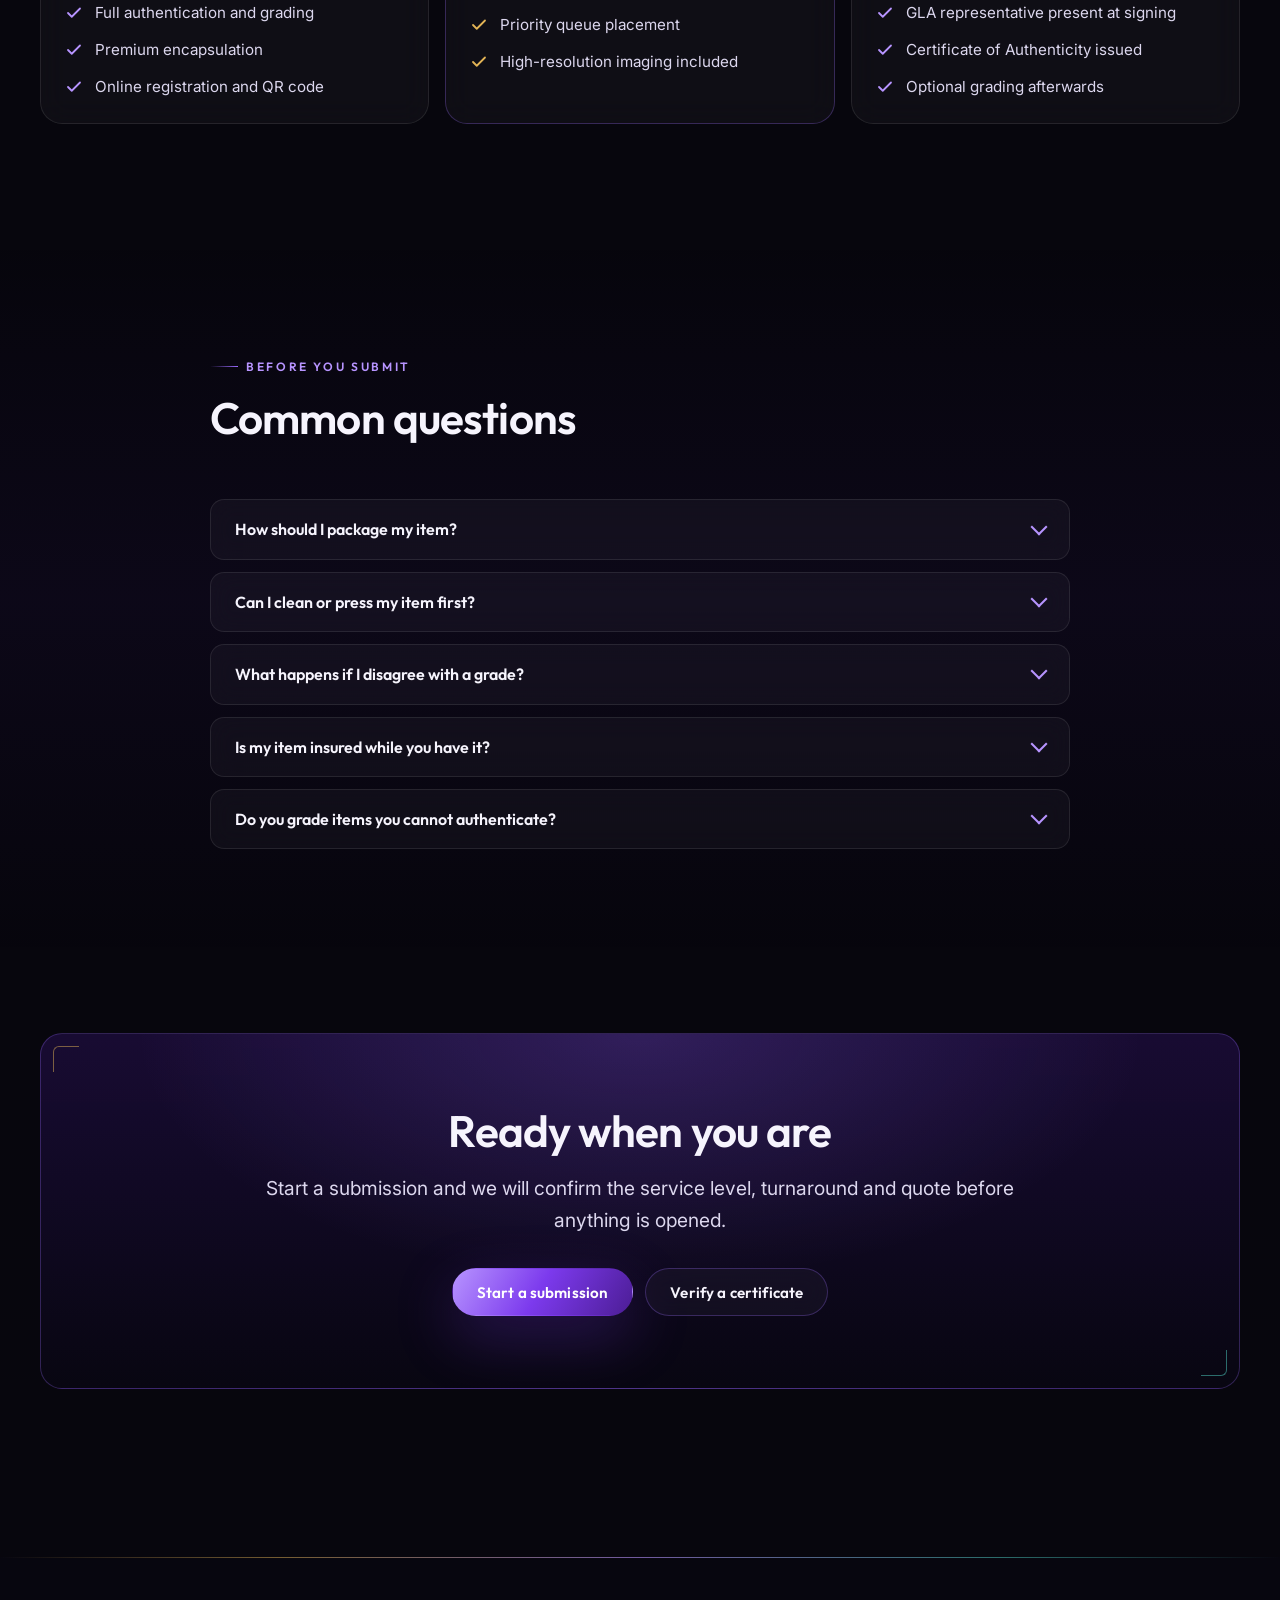
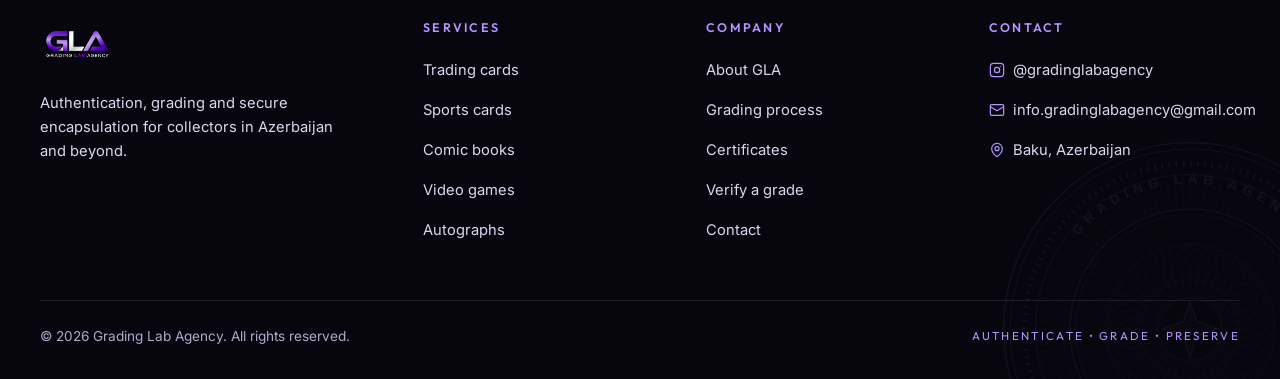
<file: process.html>
<!DOCTYPE html>
<html lang="en">
<head>
<meta charset="utf-8">
<meta name="viewport" content="width=device-width, initial-scale=1">
<title>Grading Process &amp; Scale — Grading Lab Agency</title>
<meta name="description" content="How GLA grades a collectible: seven documented stages from submission to return, plus the GLA 10-point grading scale and service levels.">
<link rel="icon" href="assets/img/favicon.svg" type="image/svg+xml">
<link rel="preconnect" href="https://fonts.googleapis.com">
<link rel="preconnect" href="https://fonts.gstatic.com" crossorigin>
<link href="https://fonts.googleapis.com/css2?family=Outfit:wght@400;500;600;700&family=Inter:wght@300;400;500;600&family=JetBrains+Mono:wght@400;500&display=swap" rel="stylesheet">
<link rel="stylesheet" href="assets/css/style.css?v=5">
</head>
<body>
<div class="grain" aria-hidden="true"></div>
<a class="skip-link" href="#main">Skip to content</a>

<header class="site-header">
  <div class="container">
    <nav class="nav" aria-label="Main">
      <a class="brand" href="index.html" aria-label="Grading Lab Agency — home"><img class="brand__logo" src="assets/img/logo.png" alt="" width="560" height="360"></a>

      <button class="nav__toggle" type="button" aria-expanded="false" aria-controls="primary-nav" aria-label="Open navigation menu">
        <svg class="icon-open" viewBox="0 0 24 24" fill="none" stroke="currentColor" stroke-width="2" stroke-linecap="round" aria-hidden="true"><path d="M4 7h16M4 12h16M4 17h16"/></svg>
        <svg class="icon-close" viewBox="0 0 24 24" fill="none" stroke="currentColor" stroke-width="2" stroke-linecap="round" aria-hidden="true"><path d="M6 6l12 12M18 6 6 18"/></svg>
      </button>

      <ul class="nav__links" id="primary-nav">
        <li><a class="nav__link" href="index.html">Home</a></li>
        <li><a class="nav__link" href="services.html">Services</a></li>
        <li><a class="nav__link" href="process.html" aria-current="page">Process</a></li>
        <li><a class="nav__link" href="authenticity.html">Certificates</a></li>
        <li><a class="nav__link" href="about.html">About</a></li>
        <li><a class="nav__link" href="contact.html">Contact</a></li>
        <li><a class="btn btn--primary btn--sm nav__cta" href="verify.html">Verify a grade</a></li>
      </ul>
    </nav>
  </div>
</header>

<main id="main">

  <section class="page-head" data-accent="cyan">
    <div class="container">
      <ol class="breadcrumb">
        <li><a href="index.html">Home</a></li>
        <li>Process</li>
      </ol>
      <span class="eyebrow">How grading works</span>
      <h1>Seven stages, documented end to end</h1>
      <p class="lead">
        No item skips a step. Each stage is recorded against your submission so you can see exactly
        where your collectible is and how it was assessed.
      </p>
    </div>
  </section>

  <!-- ================= Interactive grading desk ================= -->
  <section class="section" id="grading-desk">
    <div class="container">
      <div class="section-head">
        <span class="eyebrow">The grading desk</span>
        <h2>Step into the room where the grade is decided</h2>
        <p class="lead">
          Five instruments do the work, in this order. Click any of them — on the desk or in the
          list below it — to see exactly what that tool is looking for.
        </p>
      </div>

      <div class="desk">
        <div class="desk__scene">
          <svg id="desk-scene" class="desk-svg" viewBox="0 36 900 484" role="img"
               aria-label="Illustration of a grading desk holding cotton gloves, a magnifier, a stereo microscope, a UV inspection lamp and digital calipers, with a graded slab on a stand.">
            <defs>
              <linearGradient id="deskWall" x1="0" y1="0" x2="0" y2="1">
                <stop offset="0" stop-color="#130f24"/>
                <stop offset="1" stop-color="#08060f"/>
              </linearGradient>
              <linearGradient id="deskTop" x1="0" y1="0" x2="0" y2="1">
                <stop offset="0" stop-color="#9a6bff" stop-opacity=".22"/>
                <stop offset="1" stop-color="#07060d" stop-opacity="0"/>
              </linearGradient>
              <linearGradient id="deskEdge" x1="0" y1="0" x2="1" y2="0">
                <stop offset="0" stop-color="#9a6bff" stop-opacity="0"/>
                <stop offset=".5" stop-color="#d6c4ff" stop-opacity=".8"/>
                <stop offset="1" stop-color="#9a6bff" stop-opacity="0"/>
              </linearGradient>
              <linearGradient id="uvCone" x1="0" y1="0" x2="0" y2="1">
                <stop offset="0" stop-color="#d6c4ff" stop-opacity=".85"/>
                <stop offset="1" stop-color="#7c3aed" stop-opacity="0"/>
              </linearGradient>
              <radialGradient id="lensG" cx=".35" cy=".28" r=".85">
                <stop offset="0" stop-color="#ffffff" stop-opacity=".2"/>
                <stop offset="1" stop-color="#7c3aed" stop-opacity=".14"/>
              </radialGradient>
              <radialGradient id="uvGlow">
                <stop offset="0" stop-color="#d6c4ff" stop-opacity=".9"/>
                <stop offset="1" stop-color="#7c3aed" stop-opacity="0"/>
              </radialGradient>
            </defs>

            <!-- Room -->
            <rect width="900" height="520" fill="url(#deskWall)"/>
            <ellipse cx="450" cy="40" rx="400" ry="190" fill="url(#uvGlow)" opacity=".09"/>
            <rect x="0" y="400" width="900" height="120" fill="#0a0813"/>
            <rect x="0" y="400" width="900" height="72" fill="url(#deskTop)" opacity=".45"/>
            <path d="M0 400h900" stroke="url(#deskEdge)" stroke-width="2.5" fill="none"/>

            <!-- UV beam, brightens when the lamp is selected -->
            <path class="uv-cone" d="M756 150 664 400 836 400 790 142Z" fill="url(#uvCone)"/>

            <!-- Graded slab on a stand (scene dressing) -->
            <g opacity=".85">
              <ellipse class="shadow" cx="385" cy="400" rx="46" ry="7"/>
              <path class="ln ln--thin" d="M368 400v-22M402 400v-22"/>
              <rect class="ln fill-deep" x="346" y="266" width="78" height="132" rx="9"/>
              <rect class="ln--thin fill-soft" x="354" y="274" width="62" height="26" rx="4" stroke="#6f6791"/>
              <path class="ln--thin" d="M360 282h34M360 291h22"/>
              <rect class="ln--thin fill-soft" x="354" y="308" width="62" height="82" rx="4" stroke="#6f6791"/>
              <path class="ln--thin" d="M372 340h26M372 352h26M372 364h16"/>
            </g>

            <!-- 1. Gloves -->
            <g class="tool" data-tool="gloves">
              <ellipse class="shadow" cx="112" cy="400" rx="70" ry="8"/>
              <g opacity=".45" transform="translate(22,-8)">
                <path class="ln" d="M66 400V322a8 8 0 0 1 16 0v22h4v-32a8 8 0 0 1 16 0v32h4v-28a8 8 0 0 1 16 0v28h4v-14a7 7 0 0 1 14 0v22q8 4 8 14v34Z"/>
                <path class="ln" d="M148 366q18-6 21 10t-15 18"/>
              </g>
              <path class="ln fill-deep" d="M66 400V322a8 8 0 0 1 16 0v22h4v-32a8 8 0 0 1 16 0v32h4v-28a8 8 0 0 1 16 0v28h4v-14a7 7 0 0 1 14 0v22q8 4 8 14v34Z"/>
              <path class="ln fill-deep" d="M148 366q18-6 21 10t-15 18"/>
              <path class="ln--thin" d="M68 382h78"/>
              <g class="tool__badge" transform="translate(112,272)">
                <circle r="15"/><text x="0" y="5" text-anchor="middle">1</text>
              </g>
              <rect class="tool__hit" x="42" y="252" width="156" height="158" rx="16"/>
            </g>

            <!-- 2. Magnifier / loupe -->
            <g class="tool" data-tool="loupe">
              <ellipse class="shadow" cx="516" cy="400" rx="40" ry="7"/>
              <path class="ln ln--thick" d="M500 316 541 388" stroke-linecap="round"/>
              <path class="ln--thin" d="M512 336l14 8M520 350l14 8"/>
              <circle cx="470" cy="286" r="44" fill="#463079"/>
              <circle cx="470" cy="286" r="44" fill="url(#lensG)"/>
              <path class="ln--thin ln--bright" d="M450 282h40M450 294h26" opacity=".8"/>
              <circle class="ln ln--thick" cx="470" cy="286" r="44"/>
              <circle class="ln--thin" cx="470" cy="286" r="36" stroke="#6f6791"/>
              <path d="M444 268q14-16 34-10" stroke="#ffffff" stroke-opacity=".45" stroke-width="3" fill="none" stroke-linecap="round"/>
              <g class="tool__badge" transform="translate(470,214)">
                <circle r="15"/><text x="0" y="5" text-anchor="middle">2</text>
              </g>
              <rect class="tool__hit" x="416" y="194" width="132" height="216" rx="16"/>
            </g>

            <!-- 3. Stereo microscope -->
            <g class="tool" data-tool="microscope">
              <ellipse class="shadow" cx="260" cy="400" rx="76" ry="8"/>
              <rect class="ln fill-deep" x="200" y="372" width="120" height="28" rx="12"/>
              <rect class="ln fill-deep" x="288" y="196" width="14" height="180" rx="7"/>
              <ellipse cx="262" cy="340" rx="20" ry="7" fill="#d6c4ff" opacity=".25"/>
              <rect class="ln fill-deep" x="216" y="306" width="92" height="12" rx="5"/>
              <rect class="ln--thin fill-soft" x="244" y="294" width="36" height="12" rx="2"/>
              <path class="ln" d="M296 212q0-22-22-22h-18"/>
              <rect class="ln fill-deep" x="234" y="180" width="34" height="56" rx="12"/>
              <path class="ln fill-deep" d="M243 236h16l-4 16h-8Z"/>
              <rect class="ln fill-deep" x="240" y="146" width="22" height="38" rx="9"/>
              <circle class="ln fill-deep" cx="306" cy="266" r="11"/>
              <circle class="ln fill-deep" cx="306" cy="290" r="7"/>
              <g class="tool__badge" transform="translate(260,112)">
                <circle r="15"/><text x="0" y="5" text-anchor="middle">3</text>
              </g>
              <rect class="tool__hit" x="200" y="92" width="136" height="318" rx="16"/>
            </g>

            <!-- 4. UV inspection lamp -->
            <g class="tool" data-tool="uv">
              <ellipse class="shadow" cx="834" cy="400" rx="58" ry="8"/>
              <rect class="ln fill-deep" x="788" y="382" width="92" height="18" rx="9"/>
              <rect class="ln fill-deep" x="828" y="172" width="12" height="212" rx="6"/>
              <path class="ln" d="M834 182v-44q0-22-22-22h-20"/>
              <circle class="ln fill-deep" cx="834" cy="138" r="6"/>
              <circle class="ln fill-deep" cx="792" cy="116" r="6"/>
              <g transform="rotate(32 778 130)">
                <rect class="ln fill-deep" x="756" y="110" width="46" height="38" rx="11"/>
                <path class="ln--thin" d="M764 148h30"/>
              </g>
              <circle cx="772" cy="154" r="16" fill="url(#uvGlow)" opacity=".8"/>
              <g class="tool__badge" transform="translate(834,66)">
                <circle r="15"/><text x="0" y="5" text-anchor="middle">4</text>
              </g>
              <rect class="tool__hit" x="746" y="46" width="148" height="364" rx="16"/>
            </g>

            <!-- 5. Digital calipers -->
            <g class="tool" data-tool="calipers">
              <ellipse class="shadow" cx="638" cy="400" rx="82" ry="7"/>
              <g transform="rotate(-5 630 358)">
                <rect class="ln fill-deep" x="565" y="352" width="132" height="12" rx="4"/>
                <path class="ln--thin" d="M585 352v-6M600 352v-6M615 352v-6"/>
                <rect class="ln fill-deep" x="565" y="330" width="12" height="22" rx="3"/>
                <rect class="ln fill-deep" x="565" y="364" width="14" height="30" rx="3"/>
                <rect class="ln fill-deep" x="624" y="344" width="36" height="26" rx="5"/>
                <rect class="ln fill-deep" x="628" y="322" width="10" height="22" rx="3"/>
                <rect class="ln fill-deep" x="628" y="370" width="12" height="24" rx="3"/>
                <circle class="ln fill-deep" cx="642" cy="378" r="7"/>
                <rect class="ln fill-deep" x="652" y="312" width="50" height="30" rx="6"/>
                <path class="ln--thin" d="M661 324h30M661 333h18"/>
                <rect class="ln fill-deep" x="697" y="354" width="24" height="7" rx="3"/>
              </g>
              <g class="tool__badge" transform="translate(630,282)">
                <circle r="15"/><text x="0" y="5" text-anchor="middle">5</text>
              </g>
              <rect class="tool__hit" x="550" y="262" width="182" height="148" rx="16"/>
            </g>
          </svg>

          <div class="tool-chips" role="group" aria-label="Choose a grading tool">
            <button class="tool-chip" type="button" data-tool="gloves" aria-pressed="true">
              <span class="tool-chip__num" aria-hidden="true">1</span> Gloves
            </button>
            <button class="tool-chip" type="button" data-tool="loupe" aria-pressed="false">
              <span class="tool-chip__num" aria-hidden="true">2</span> Magnifier
            </button>
            <button class="tool-chip" type="button" data-tool="microscope" aria-pressed="false">
              <span class="tool-chip__num" aria-hidden="true">3</span> Microscope
            </button>
            <button class="tool-chip" type="button" data-tool="uv" aria-pressed="false">
              <span class="tool-chip__num" aria-hidden="true">4</span> UV lamp
            </button>
            <button class="tool-chip" type="button" data-tool="calipers" aria-pressed="false">
              <span class="tool-chip__num" aria-hidden="true">5</span> Calipers
            </button>
          </div>
        </div>

        <aside class="tool-info card" id="tool-info" aria-live="polite">
          <span class="card__meta" data-tool-step>Step 1 of 5</span>
          <h3 data-tool-name>Lint-free cotton gloves</h3>
          <span class="tool-info__role" data-tool-role>Worn before anything is touched</span>
          <p data-tool-why>
            Skin transfers oil, salt and moisture that no cleaning process can reverse. Every item is
            handled with fresh gloves from the moment the parcel is opened until the holder is sealed.
          </p>
          <h4 data-tool-list-label>What it prevents</h4>
          <ul class="check-list" data-tool-list>
            <li><svg viewBox="0 0 24 24" fill="none" stroke="currentColor" stroke-width="2.4" stroke-linecap="round" stroke-linejoin="round" aria-hidden="true"><path d="M20 6 9 17l-5-5"/></svg> Fingerprint etching in coin luster</li>
            <li><svg viewBox="0 0 24 24" fill="none" stroke="currentColor" stroke-width="2.4" stroke-linecap="round" stroke-linejoin="round" aria-hidden="true"><path d="M20 6 9 17l-5-5"/></svg> Oil haze on foil, holo and refractor surfaces</li>
            <li><svg viewBox="0 0 24 24" fill="none" stroke="currentColor" stroke-width="2.4" stroke-linecap="round" stroke-linejoin="round" aria-hidden="true"><path d="M20 6 9 17l-5-5"/></svg> Long-term discolouration on comic pages</li>
            <li><svg viewBox="0 0 24 24" fill="none" stroke="currentColor" stroke-width="2.4" stroke-linecap="round" stroke-linejoin="round" aria-hidden="true"><path d="M20 6 9 17l-5-5"/></svg> Residue trapped under the seal at encapsulation</li>
            <li><svg viewBox="0 0 24 24" fill="none" stroke="currentColor" stroke-width="2.4" stroke-linecap="round" stroke-linejoin="round" aria-hidden="true"><path d="M20 6 9 17l-5-5"/></svg> Transfer between items in a bulk submission</li>
          </ul>
        </aside>
      </div>
    </div>
  </section>

  <!-- ================= Timeline ================= -->
  <section class="section section--alt">
    <div class="container container--narrow">
      <div class="section-head">
        <span class="eyebrow">Stage by stage</span>
        <h2>Seven steps, every submission</h2>
      </div>
      <ol class="timeline">
        <li class="timeline__item reveal">
          <span class="timeline__dot">1</span>
          <div class="timeline__body">
            <h3>Submit your collectible</h3>
            <p>
              Complete a submission form, pack the item using our packaging guidance and send it to us —
              or hand it over in person in Baku. Every parcel is logged and photographed on arrival.
            </p>
          </div>
        </li>
        <li class="timeline__item reveal">
          <span class="timeline__dot">2</span>
          <div class="timeline__body">
            <h3>Authentication inspection</h3>
            <p>
              Before condition is considered at all, we confirm the item is what it claims to be:
              print characteristics, materials, seals, dimensions and known counterfeit markers.
            </p>
          </div>
        </li>
        <li class="timeline__item reveal">
          <span class="timeline__dot">3</span>
          <div class="timeline__body">
            <h3>Professional grading</h3>
            <p>
              A grader evaluates the item against the published criteria for its category under
              controlled lighting and magnification, recording each sub-factor separately.
            </p>
          </div>
        </li>
        <li class="timeline__item reveal">
          <span class="timeline__dot">4</span>
          <div class="timeline__body">
            <h3>Quality control review</h3>
            <p>
              A second reviewer independently checks the assessment. Where the two disagree, the item
              is re-examined before any grade is finalised.
            </p>
          </div>
        </li>
        <li class="timeline__item reveal">
          <span class="timeline__dot">5</span>
          <div class="timeline__body">
            <h3>Secure encapsulation</h3>
            <p>
              The item is sealed in a tamper-evident GLA holder sized for its category, with a printed
              label carrying the description, grade and certification number.
            </p>
          </div>
        </li>
        <li class="timeline__item reveal">
          <span class="timeline__dot">6</span>
          <div class="timeline__body">
            <h3>Certification &amp; online registration</h3>
            <p>
              High-resolution images and the full grading record are added to the GLA database, and the
              certification number becomes verifiable online and by QR code.
            </p>
          </div>
        </li>
        <li class="timeline__item reveal">
          <span class="timeline__dot">7</span>
          <div class="timeline__body">
            <h3>Return shipment</h3>
            <p>
              The graded item is packed in protective material and shipped back insured, with tracking
              shared as soon as it leaves us.
            </p>
          </div>
        </li>
      </ol>
    </div>
  </section>

  <!-- ================= Grading scale ================= -->
  <section class="section" id="scale">
    <div class="container">
      <div class="section-head">
        <span class="eyebrow">The GLA scale</span>
        <h2>A 10-point scale, applied the same way every time</h2>
        <p class="lead">
          Numeric grades run from 10 down to 1. Card and comic grades combine centering, corners,
          edges and surface; the lowest sub-factor carries the most weight.
        </p>
      </div>

      <div class="table-wrap reveal">
        <table>
          <caption>GLA numeric grades and what they describe.</caption>
          <thead>
            <tr>
              <th scope="col">Grade</th>
              <th scope="col">Designation</th>
              <th scope="col">What it means</th>
            </tr>
          </thead>
          <tbody>
            <tr><td><span class="grade-chip" data-tier="gem">10</span></td><td><strong>Gem Mint</strong></td><td>Virtually flawless. Sharp corners, clean edges, full gloss and centering within the tightest tolerance.</td></tr>
            <tr><td><span class="grade-chip" data-tier="mint">9.5</span></td><td><strong>Mint+</strong></td><td>Gem quality held back by one very minor factor, usually centering.</td></tr>
            <tr><td><span class="grade-chip" data-tier="mint">9</span></td><td><strong>Mint</strong></td><td>One small flaw visible on close inspection: a light edge nick or slight print imperfection.</td></tr>
            <tr><td><span class="grade-chip" data-tier="near">8</span></td><td><strong>Near Mint–Mint</strong></td><td>Minor wear on one or two factors; still visually strong from a normal viewing distance.</td></tr>
            <tr><td><span class="grade-chip" data-tier="near">7</span></td><td><strong>Near Mint</strong></td><td>Light handling evident — slight corner softness or a shallow surface scuff.</td></tr>
            <tr><td><span class="grade-chip" data-tier="mid">6</span></td><td><strong>Excellent–Near Mint</strong></td><td>Noticeable but modest wear; no creasing, no significant surface damage.</td></tr>
            <tr><td><span class="grade-chip" data-tier="mid">5</span></td><td><strong>Excellent</strong></td><td>Visible corner and edge wear, minor surface marks, presentable overall.</td></tr>
            <tr><td><span class="grade-chip" data-tier="low">4</span></td><td><strong>Very Good–Excellent</strong></td><td>Rounded corners, edge wear and light creasing that does not break the surface.</td></tr>
            <tr><td><span class="grade-chip" data-tier="low">3</span></td><td><strong>Very Good</strong></td><td>Clear handling wear, creasing or scuffing; item remains complete and intact.</td></tr>
            <tr><td><span class="grade-chip" data-tier="low">2</span></td><td><strong>Good</strong></td><td>Heavy wear, multiple creases, possible small tears or staining.</td></tr>
            <tr><td><span class="grade-chip" data-tier="low">1</span></td><td><strong>Poor–Fair</strong></td><td>Severe damage. Preserved and certified for authenticity and history rather than condition.</td></tr>
          </tbody>
        </table>
      </div>

      <div class="grid grid--3" style="margin-top: var(--sp-8)">
        <div class="card reveal" data-accent="amber">
          <span class="card__meta">Qualifiers</span>
          <h3>When a grade carries a note</h3>
          <p>
            Restoration, trimming, colour touch, authentic-altered and similar findings are recorded as
            qualifiers on the label rather than hidden inside the number.
          </p>
        </div>
        <div class="card reveal" data-accent="indigo">
          <span class="card__meta">Authenticity only</span>
          <h3>Items we authenticate without grading</h3>
          <p>
            Autographed memorabilia and certain oversized items receive an authentication result and a
            Certificate of Authenticity instead of a numeric grade.
          </p>
        </div>
        <div class="card reveal" data-accent="rose">
          <span class="card__meta">Not genuine</span>
          <h3>If an item fails authentication</h3>
          <p>
            It is not encapsulated and not assigned a grade. We return it with a written explanation of
            what we found, at no grading charge.
          </p>
        </div>
      </div>
    </div>
  </section>

  <!-- ================= Service levels ================= -->
  <section class="section">
    <div class="container">
      <div class="section-head">
        <span class="eyebrow">Service levels</span>
        <h2>Choose the turnaround that fits your timing</h2>
        <p>
          Turnaround is counted from the day your item is checked in, not the day you post it.
          Current pricing is confirmed when you submit — ask us for a quote.
        </p>
      </div>

      <div class="grid grid--3">
        <div class="card reveal">
          <span class="card__meta">Standard</span>
          <h3>Everyday collections</h3>
          <p>The default route for bulk submissions and collections being catalogued rather than sold immediately.</p>
          <ul class="check-list" style="margin-top: var(--sp-4)">
            <li><svg viewBox="0 0 24 24" fill="none" stroke="currentColor" stroke-width="2.4" stroke-linecap="round" stroke-linejoin="round" aria-hidden="true"><path d="m20 6-11 11-5-5"/></svg> Full authentication and grading</li>
            <li><svg viewBox="0 0 24 24" fill="none" stroke="currentColor" stroke-width="2.4" stroke-linecap="round" stroke-linejoin="round" aria-hidden="true"><path d="m20 6-11 11-5-5"/></svg> Premium encapsulation</li>
            <li><svg viewBox="0 0 24 24" fill="none" stroke="currentColor" stroke-width="2.4" stroke-linecap="round" stroke-linejoin="round" aria-hidden="true"><path d="m20 6-11 11-5-5"/></svg> Online registration and QR code</li>
          </ul>
        </div>
        <div class="card reveal" data-accent="gold" style="border-color: var(--border-brand)">
          <span class="card__meta">Express</span>
          <h3>Selling or listing soon</h3>
          <p>Priority placement in the grading queue for items heading to a sale, auction or trade.</p>
          <ul class="check-list" style="margin-top: var(--sp-4)">
            <li><svg viewBox="0 0 24 24" fill="none" stroke="currentColor" stroke-width="2.4" stroke-linecap="round" stroke-linejoin="round" aria-hidden="true"><path d="m20 6-11 11-5-5"/></svg> Everything in Standard</li>
            <li><svg viewBox="0 0 24 24" fill="none" stroke="currentColor" stroke-width="2.4" stroke-linecap="round" stroke-linejoin="round" aria-hidden="true"><path d="m20 6-11 11-5-5"/></svg> Priority queue placement</li>
            <li><svg viewBox="0 0 24 24" fill="none" stroke="currentColor" stroke-width="2.4" stroke-linecap="round" stroke-linejoin="round" aria-hidden="true"><path d="m20 6-11 11-5-5"/></svg> High-resolution imaging included</li>
          </ul>
        </div>
        <div class="card reveal">
          <span class="card__meta">On-site</span>
          <h3>Events &amp; signings</h3>
          <p>Witnessed authentication and on-the-spot intake at conventions, private signings and shows.</p>
          <ul class="check-list" style="margin-top: var(--sp-4)">
            <li><svg viewBox="0 0 24 24" fill="none" stroke="currentColor" stroke-width="2.4" stroke-linecap="round" stroke-linejoin="round" aria-hidden="true"><path d="m20 6-11 11-5-5"/></svg> GLA representative present at signing</li>
            <li><svg viewBox="0 0 24 24" fill="none" stroke="currentColor" stroke-width="2.4" stroke-linecap="round" stroke-linejoin="round" aria-hidden="true"><path d="m20 6-11 11-5-5"/></svg> Certificate of Authenticity issued</li>
            <li><svg viewBox="0 0 24 24" fill="none" stroke="currentColor" stroke-width="2.4" stroke-linecap="round" stroke-linejoin="round" aria-hidden="true"><path d="m20 6-11 11-5-5"/></svg> Optional grading afterwards</li>
          </ul>
        </div>
      </div>
    </div>
  </section>

  <!-- ================= FAQ ================= -->
  <section class="section section--alt">
    <div class="container container--narrow">
      <div class="section-head">
        <span class="eyebrow">Before you submit</span>
        <h2>Common questions</h2>
      </div>

      <div class="accordion">
        <details>
          <summary>How should I package my item?</summary>
          <div class="accordion__content">
            <p>
              Put cards in a penny sleeve inside a semi-rigid holder — never a screw-down or top-loader
              taped shut. Comics go in a bag and board between two rigid sheets. Sealed games and diecast
              should be wrapped in bubble and suspended away from the box walls. Use a sturdy outer box
              with at least 5&nbsp;cm of padding on every side.
            </p>
          </div>
        </details>
        <details>
          <summary>Can I clean or press my item first?</summary>
          <div class="accordion__content">
            <p>
              Please don't. Cleaning, pressing and trimming are detectable and will be recorded as
              alterations, which lowers the grade or fails the item outright. Send it exactly as it is.
            </p>
          </div>
        </details>
        <details>
          <summary>What happens if I disagree with a grade?</summary>
          <div class="accordion__content">
            <p>
              You can request a review. The item is re-examined by a grader who did not work on the
              original assessment. If the review finds an error, the grade is corrected and the item is
              re-encapsulated at no cost to you.
            </p>
          </div>
        </details>
        <details>
          <summary>Is my item insured while you have it?</summary>
          <div class="accordion__content">
            <p>
              Yes. Items are insured from check-in to the moment they are handed to the return carrier.
              Declare an accurate value on your submission form so cover matches what you sent.
            </p>
          </div>
        </details>
        <details>
          <summary>Do you grade items you cannot authenticate?</summary>
          <div class="accordion__content">
            <p>
              No. Authentication always comes first. If we cannot confirm an item is genuine, it is
              returned unencapsulated with our findings explained in writing.
            </p>
          </div>
        </details>
      </div>
    </div>
  </section>

  <section class="section section--tight">
    <div class="container">
      <div class="cta-band reveal">
        <h2>Ready when you are</h2>
        <p class="lead">Start a submission and we will confirm the service level, turnaround and quote before anything is opened.</p>
        <div class="btn-row">
          <a class="btn btn--primary" href="contact.html">Start a submission</a>
          <a class="btn btn--ghost" href="verify.html">Verify a certificate</a>
        </div>
      </div>
    </div>
  </section>

</main>

<footer class="site-footer">
  <div class="container">
    <div class="footer__grid">
      <div class="footer__brand">
        <a class="brand" href="index.html" aria-label="Grading Lab Agency — home"><img class="brand__logo" src="assets/img/logo.png" alt="" width="560" height="360"></a>
        <p>Authentication, grading and secure encapsulation for collectors in Azerbaijan and beyond.</p>
      </div>

      <div class="footer__col">
        <h4>Services</h4>
        <ul>
          <li><a href="services.html#trading-cards">Trading cards</a></li>
          <li><a href="services.html#sports-cards">Sports cards</a></li>
          <li><a href="services.html#comics">Comic books</a></li>
          <li><a href="services.html#video-games">Video games</a></li>
          <li><a href="services.html#autographs">Autographs</a></li>
        </ul>
      </div>

      <div class="footer__col">
        <h4>Company</h4>
        <ul>
          <li><a href="about.html">About GLA</a></li>
          <li><a href="process.html">Grading process</a></li>
          <li><a href="authenticity.html">Certificates</a></li>
          <li><a href="verify.html">Verify a grade</a></li>
          <li><a href="contact.html">Contact</a></li>
        </ul>
      </div>

      <div class="footer__col">
        <h4>Contact</h4>
        <ul>
          <li><a href="https://www.instagram.com/gradinglabagency" target="_blank" rel="noopener noreferrer">
            <svg viewBox="0 0 24 24" fill="none" stroke="currentColor" stroke-width="1.75" stroke-linecap="round" stroke-linejoin="round" aria-hidden="true"><rect x="2" y="2" width="20" height="20" rx="5"/><circle cx="12" cy="12" r="4"/><path d="M17.5 6.5h.01"/></svg>
            @gradinglabagency</a></li>
          <li><a href="mailto:info.gradinglabagency@gmail.com">
            <svg viewBox="0 0 24 24" fill="none" stroke="currentColor" stroke-width="1.75" stroke-linecap="round" stroke-linejoin="round" aria-hidden="true"><rect x="2" y="4" width="20" height="16" rx="2"/><path d="m2 7 10 6 10-6"/></svg>
            info.gradinglabagency@gmail.com</a></li>
          <li><span>
            <svg viewBox="0 0 24 24" fill="none" stroke="currentColor" stroke-width="1.75" stroke-linecap="round" stroke-linejoin="round" aria-hidden="true"><path d="M20 10c0 6-8 12-8 12s-8-6-8-12a8 8 0 0 1 16 0Z"/><circle cx="12" cy="10" r="3"/></svg>
            Baku, Azerbaijan</span></li>
        </ul>
      </div>
    </div>

    <div class="footer__bottom">
      <span>&copy; <span data-year>2026</span> Grading Lab Agency. All rights reserved.</span>
      <span class="footer__tagline">Authenticate • Grade • Preserve</span>
    </div>
  </div>
</footer>

<script src="assets/js/silk-bg.js" defer></script>

<script src="assets/js/main.js" defer></script>
<script src="assets/js/gradingroom.js" defer></script>
<script src="assets/js/i18n.js?v=2" defer></script>
</body>
</html>
</file>
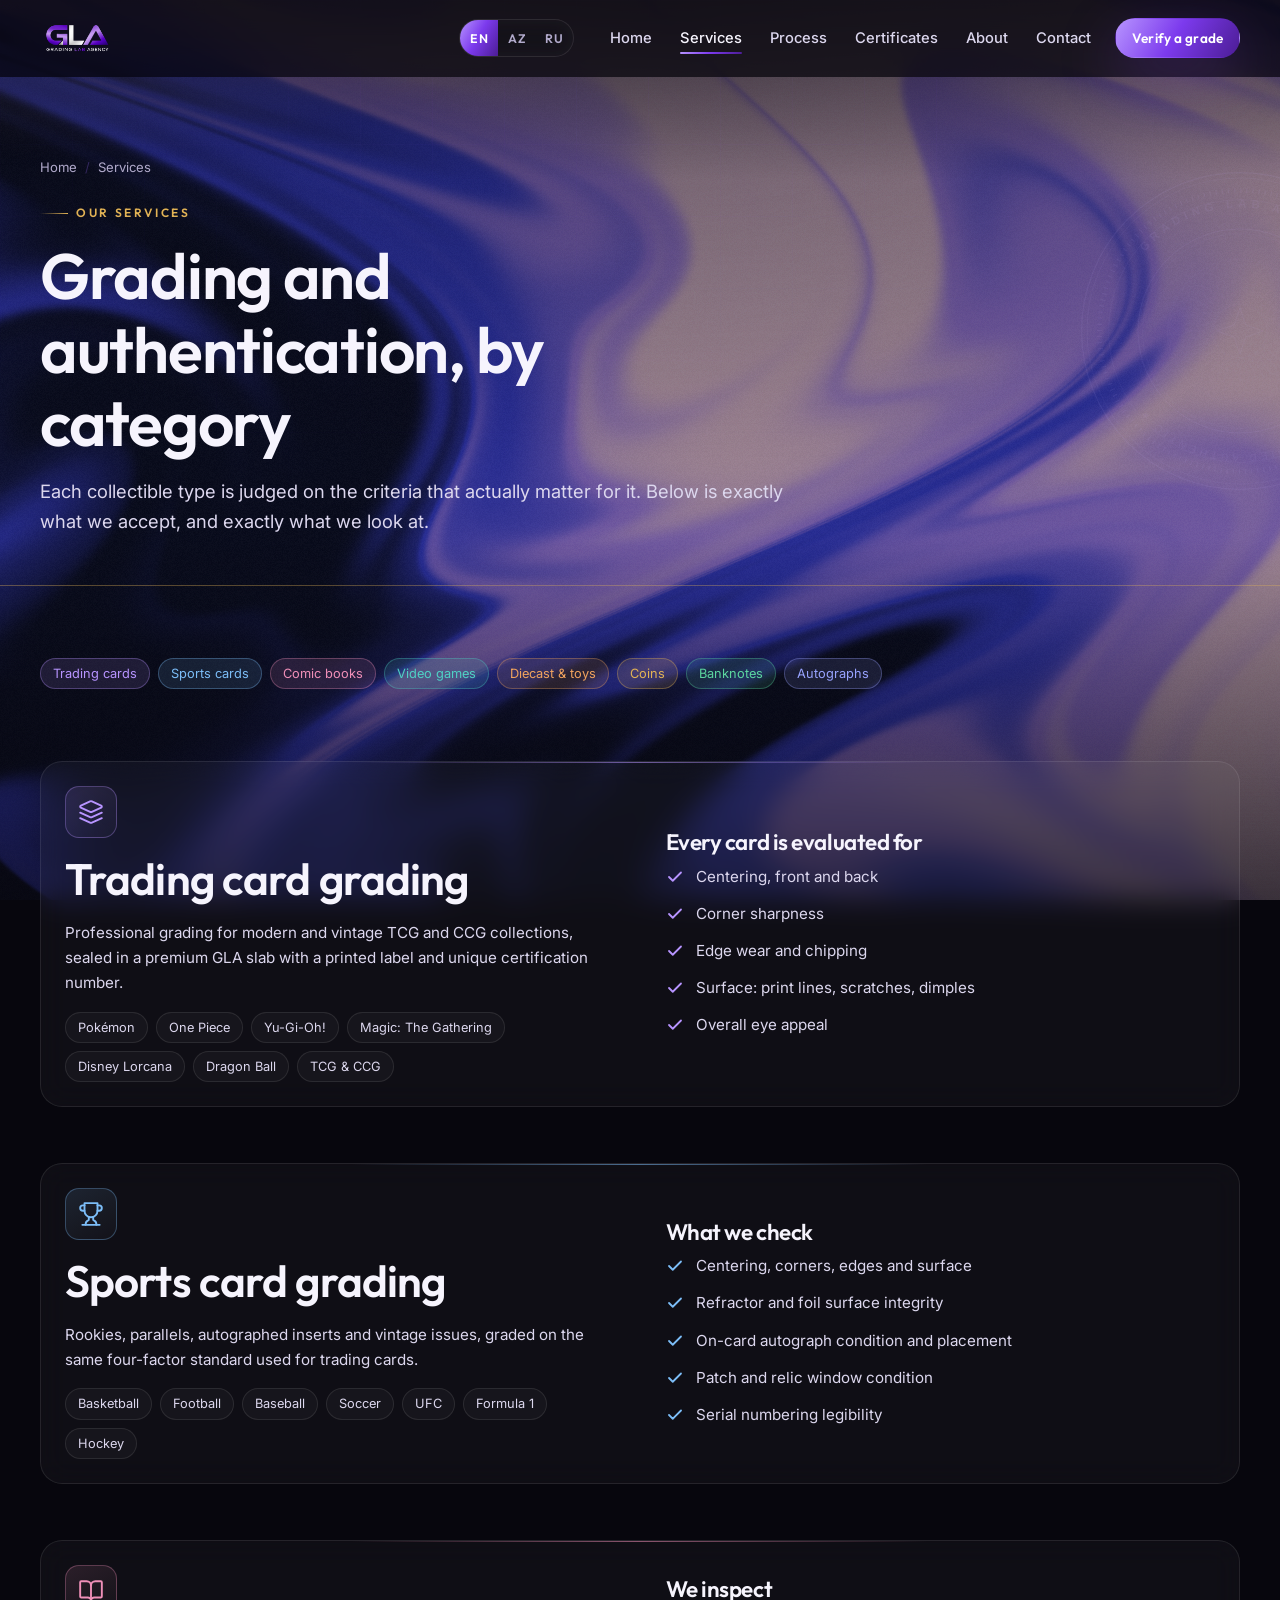
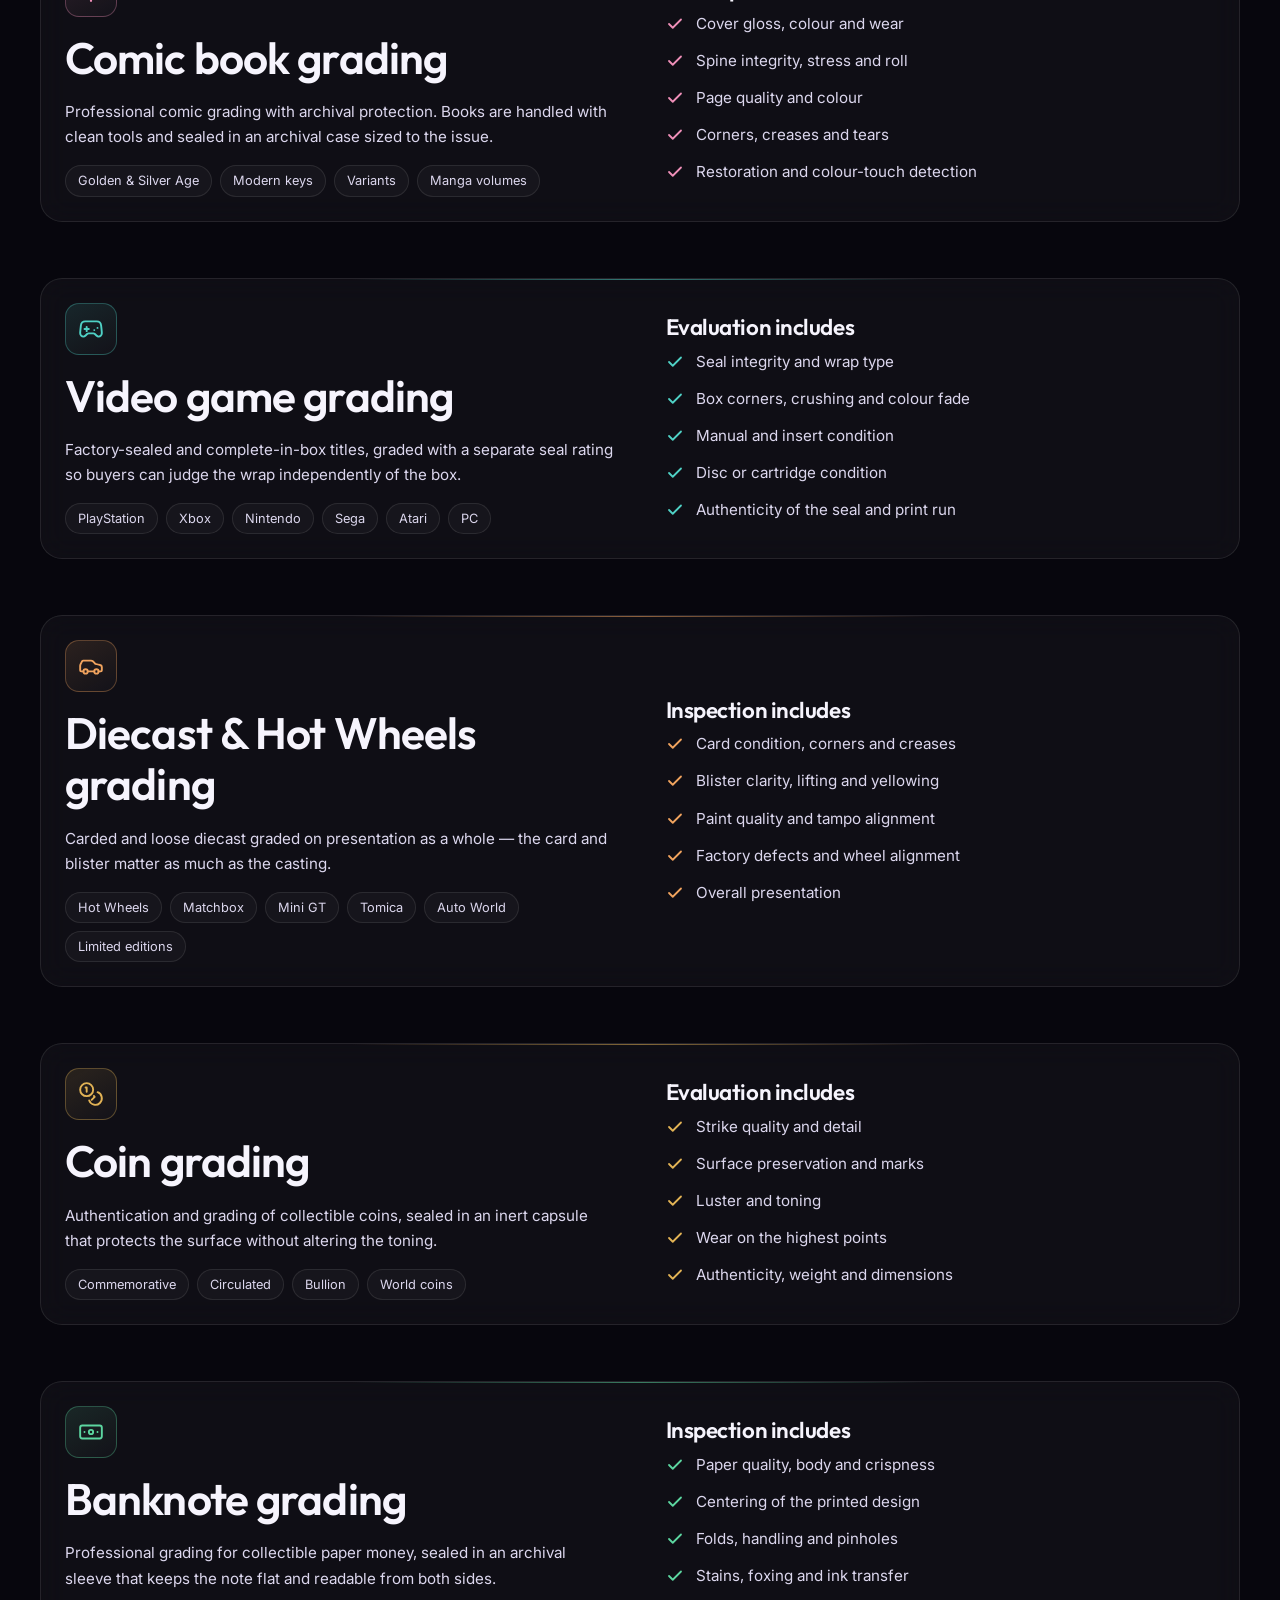
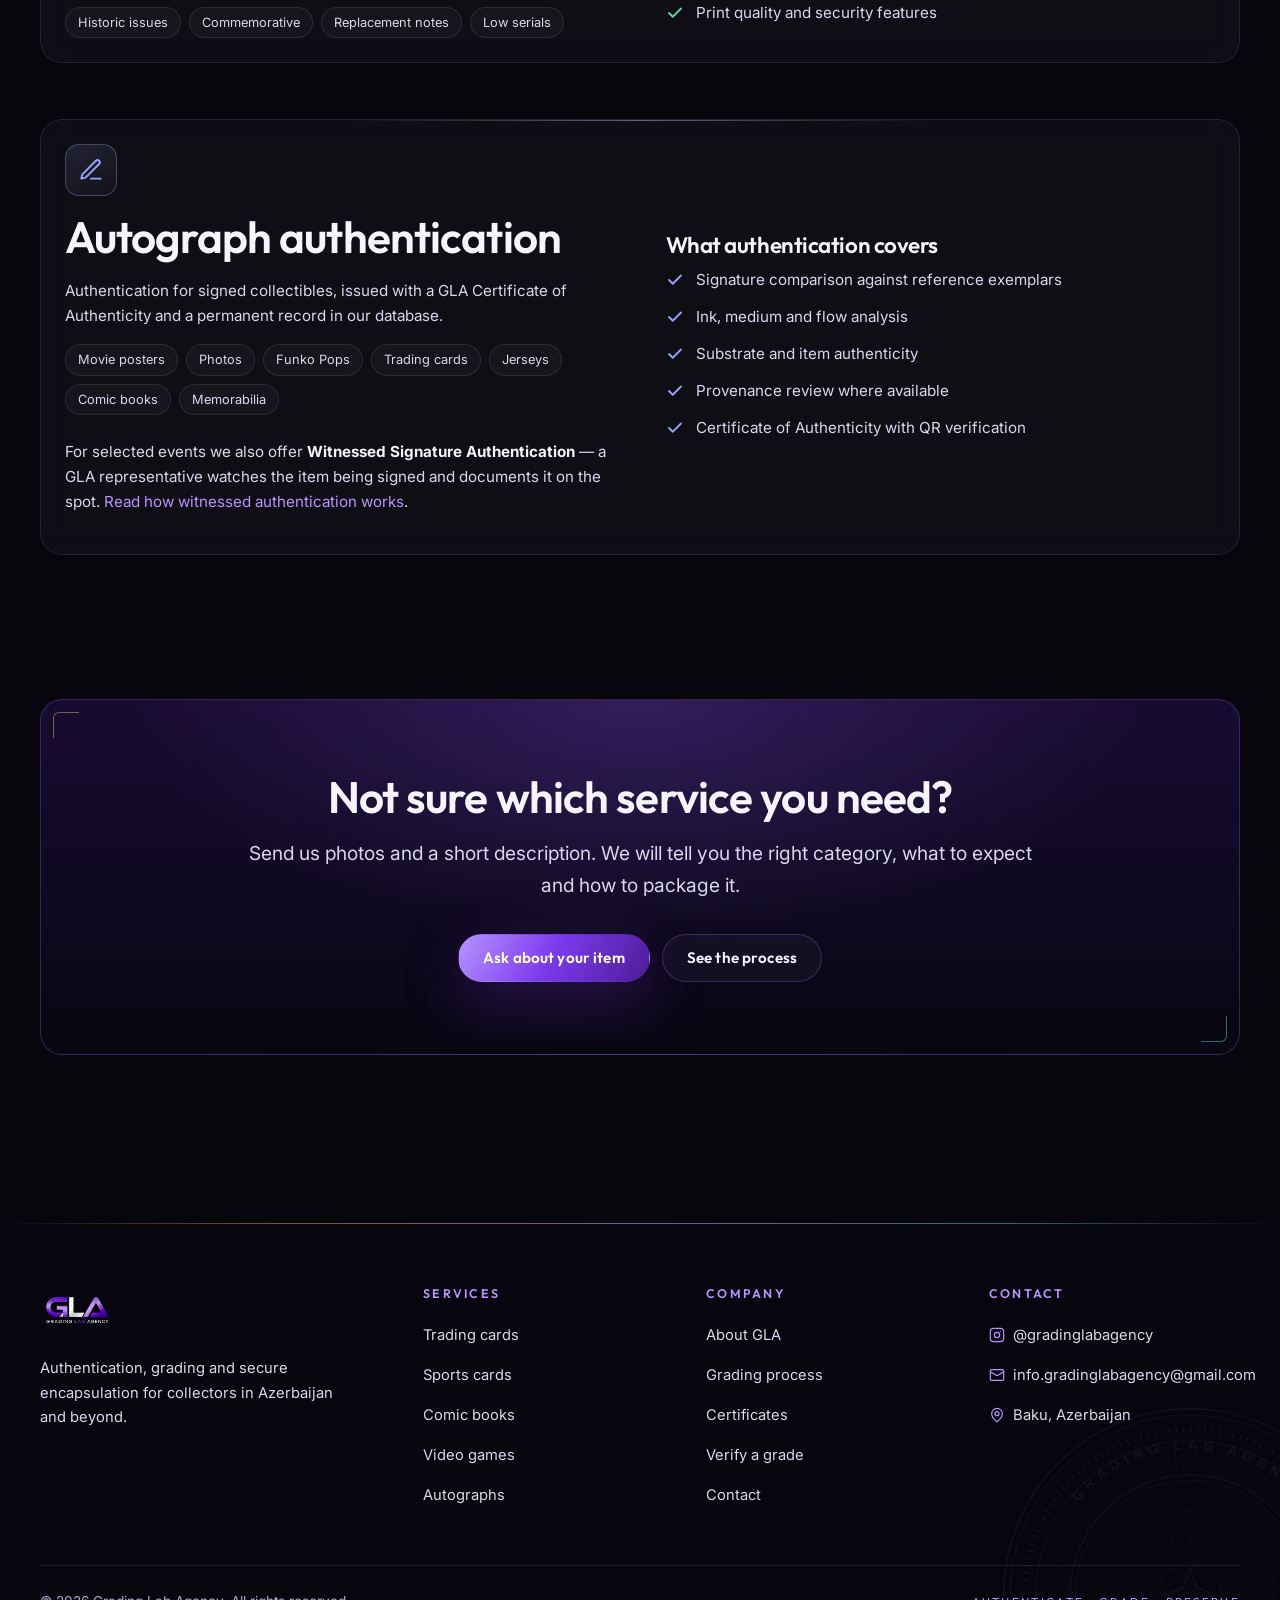
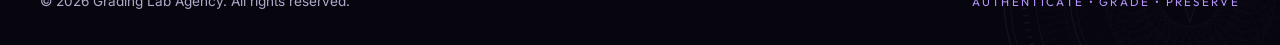
<file: services.html>
<!DOCTYPE html>
<html lang="en">
<head>
<meta charset="utf-8">
<meta name="viewport" content="width=device-width, initial-scale=1">
<title>Services — Grading Lab Agency</title>
<meta name="description" content="Professional grading and authentication for trading cards, sports cards, comics, video games, diecast, coins, banknotes and autographed memorabilia.">
<link rel="icon" href="assets/img/favicon.svg" type="image/svg+xml">
<link rel="preconnect" href="https://fonts.googleapis.com">
<link rel="preconnect" href="https://fonts.gstatic.com" crossorigin>
<link href="https://fonts.googleapis.com/css2?family=Outfit:wght@400;500;600;700&family=Inter:wght@300;400;500;600&family=JetBrains+Mono:wght@400;500&display=swap" rel="stylesheet">
<link rel="stylesheet" href="assets/css/style.css?v=5">
</head>
<body>
<div class="grain" aria-hidden="true"></div>
<a class="skip-link" href="#main">Skip to content</a>

<header class="site-header">
  <div class="container">
    <nav class="nav" aria-label="Main">
      <a class="brand" href="index.html" aria-label="Grading Lab Agency — home"><img class="brand__logo" src="assets/img/logo.png" alt="" width="560" height="360"></a>

      <button class="nav__toggle" type="button" aria-expanded="false" aria-controls="primary-nav" aria-label="Open navigation menu">
        <svg class="icon-open" viewBox="0 0 24 24" fill="none" stroke="currentColor" stroke-width="2" stroke-linecap="round" aria-hidden="true"><path d="M4 7h16M4 12h16M4 17h16"/></svg>
        <svg class="icon-close" viewBox="0 0 24 24" fill="none" stroke="currentColor" stroke-width="2" stroke-linecap="round" aria-hidden="true"><path d="M6 6l12 12M18 6 6 18"/></svg>
      </button>

      <ul class="nav__links" id="primary-nav">
        <li><a class="nav__link" href="index.html">Home</a></li>
        <li><a class="nav__link" href="services.html" aria-current="page">Services</a></li>
        <li><a class="nav__link" href="process.html">Process</a></li>
        <li><a class="nav__link" href="authenticity.html">Certificates</a></li>
        <li><a class="nav__link" href="about.html">About</a></li>
        <li><a class="nav__link" href="contact.html">Contact</a></li>
        <li><a class="btn btn--primary btn--sm nav__cta" href="verify.html">Verify a grade</a></li>
      </ul>
    </nav>
  </div>
</header>

<main id="main">

  <section class="page-head" data-accent="gold">
    <div class="container">
      <ol class="breadcrumb">
        <li><a href="index.html">Home</a></li>
        <li>Services</li>
      </ol>
      <span class="eyebrow">Our services</span>
      <h1>Grading and authentication, by category</h1>
      <p class="lead">
        Each collectible type is judged on the criteria that actually matter for it. Below is exactly
        what we accept, and exactly what we look at.
      </p>
    </div>
  </section>

  <section class="section section--tight section--flush-bottom">
    <div class="container">
      <div class="tags" aria-label="Jump to a service">
        <a class="tag tag--brand" data-accent="violet" href="#trading-cards">Trading cards</a>
        <a class="tag tag--brand" data-accent="sky" href="#sports-cards">Sports cards</a>
        <a class="tag tag--brand" data-accent="rose" href="#comics">Comic books</a>
        <a class="tag tag--brand" data-accent="cyan" href="#video-games">Video games</a>
        <a class="tag tag--brand" data-accent="amber" href="#diecast">Diecast &amp; toys</a>
        <a class="tag tag--brand" data-accent="gold" href="#coins">Coins</a>
        <a class="tag tag--brand" data-accent="emerald" href="#banknotes">Banknotes</a>
        <a class="tag tag--brand" data-accent="indigo" href="#autographs">Autographs</a>
      </div>
    </div>
  </section>

  <section class="section section--tight">
    <div class="container">

      <!-- Trading cards -->
      <article class="service-block card reveal" data-accent="violet" id="trading-cards">
        <div class="split">
          <div>
            <div class="card__icon">
              <svg viewBox="0 0 24 24" fill="none" stroke="currentColor" stroke-width="1.75" stroke-linecap="round" stroke-linejoin="round" aria-hidden="true"><path d="M12.83 2.18a2 2 0 0 0-1.66 0L2.6 6.08a1 1 0 0 0 0 1.83l8.57 3.91a2 2 0 0 0 1.66 0l8.58-3.9a1 1 0 0 0 0-1.83Z"/><path d="m22 17.65-9.17 4.16a2 2 0 0 1-1.66 0L2 17.65"/><path d="m22 12.65-9.17 4.16a2 2 0 0 1-1.66 0L2 12.65"/></svg>
            </div>
            <h2>Trading card grading</h2>
            <p>
              Professional grading for modern and vintage TCG and CCG collections, sealed in a
              premium GLA slab with a printed label and unique certification number.
            </p>
            <div class="tags">
              <span class="tag">Pokémon</span>
              <span class="tag">One Piece</span>
              <span class="tag">Yu-Gi-Oh!</span>
              <span class="tag">Magic: The Gathering</span>
              <span class="tag">Disney Lorcana</span>
              <span class="tag">Dragon Ball</span>
              <span class="tag">TCG &amp; CCG</span>
            </div>
          </div>
          <div>
            <h3>Every card is evaluated for</h3>
            <ul class="check-list">
              <li><svg viewBox="0 0 24 24" fill="none" stroke="currentColor" stroke-width="2.4" stroke-linecap="round" stroke-linejoin="round" aria-hidden="true"><path d="m20 6-11 11-5-5"/></svg> Centering, front and back</li>
              <li><svg viewBox="0 0 24 24" fill="none" stroke="currentColor" stroke-width="2.4" stroke-linecap="round" stroke-linejoin="round" aria-hidden="true"><path d="m20 6-11 11-5-5"/></svg> Corner sharpness</li>
              <li><svg viewBox="0 0 24 24" fill="none" stroke="currentColor" stroke-width="2.4" stroke-linecap="round" stroke-linejoin="round" aria-hidden="true"><path d="m20 6-11 11-5-5"/></svg> Edge wear and chipping</li>
              <li><svg viewBox="0 0 24 24" fill="none" stroke="currentColor" stroke-width="2.4" stroke-linecap="round" stroke-linejoin="round" aria-hidden="true"><path d="m20 6-11 11-5-5"/></svg> Surface: print lines, scratches, dimples</li>
              <li><svg viewBox="0 0 24 24" fill="none" stroke="currentColor" stroke-width="2.4" stroke-linecap="round" stroke-linejoin="round" aria-hidden="true"><path d="m20 6-11 11-5-5"/></svg> Overall eye appeal</li>
            </ul>
          </div>
        </div>
      </article>

      <!-- Sports cards -->
      <article class="service-block card reveal" data-accent="sky" id="sports-cards">
        <div class="split">
          <div>
            <div class="card__icon">
              <svg viewBox="0 0 24 24" fill="none" stroke="currentColor" stroke-width="1.75" stroke-linecap="round" stroke-linejoin="round" aria-hidden="true"><path d="M6 9H4.5a2.5 2.5 0 0 1 0-5H6M18 9h1.5a2.5 2.5 0 0 0 0-5H18M4 22h16"/><path d="M10 14.66V17c0 .55-.47.98-.97 1.21C7.85 18.75 7 20.24 7 22M14 14.66V17c0 .55.47.98.97 1.21C16.15 18.75 17 20.24 17 22"/><path d="M18 2H6v7a6 6 0 0 0 12 0V2Z"/></svg>
            </div>
            <h2>Sports card grading</h2>
            <p>
              Rookies, parallels, autographed inserts and vintage issues, graded on the same
              four-factor standard used for trading cards.
            </p>
            <div class="tags">
              <span class="tag">Basketball</span>
              <span class="tag">Football</span>
              <span class="tag">Baseball</span>
              <span class="tag">Soccer</span>
              <span class="tag">UFC</span>
              <span class="tag">Formula 1</span>
              <span class="tag">Hockey</span>
            </div>
          </div>
          <div>
            <h3>What we check</h3>
            <ul class="check-list">
              <li><svg viewBox="0 0 24 24" fill="none" stroke="currentColor" stroke-width="2.4" stroke-linecap="round" stroke-linejoin="round" aria-hidden="true"><path d="m20 6-11 11-5-5"/></svg> Centering, corners, edges and surface</li>
              <li><svg viewBox="0 0 24 24" fill="none" stroke="currentColor" stroke-width="2.4" stroke-linecap="round" stroke-linejoin="round" aria-hidden="true"><path d="m20 6-11 11-5-5"/></svg> Refractor and foil surface integrity</li>
              <li><svg viewBox="0 0 24 24" fill="none" stroke="currentColor" stroke-width="2.4" stroke-linecap="round" stroke-linejoin="round" aria-hidden="true"><path d="m20 6-11 11-5-5"/></svg> On-card autograph condition and placement</li>
              <li><svg viewBox="0 0 24 24" fill="none" stroke="currentColor" stroke-width="2.4" stroke-linecap="round" stroke-linejoin="round" aria-hidden="true"><path d="m20 6-11 11-5-5"/></svg> Patch and relic window condition</li>
              <li><svg viewBox="0 0 24 24" fill="none" stroke="currentColor" stroke-width="2.4" stroke-linecap="round" stroke-linejoin="round" aria-hidden="true"><path d="m20 6-11 11-5-5"/></svg> Serial numbering legibility</li>
            </ul>
          </div>
        </div>
      </article>

      <!-- Comics -->
      <article class="service-block card reveal" data-accent="rose" id="comics">
        <div class="split">
          <div>
            <div class="card__icon">
              <svg viewBox="0 0 24 24" fill="none" stroke="currentColor" stroke-width="1.75" stroke-linecap="round" stroke-linejoin="round" aria-hidden="true"><path d="M12 7v14"/><path d="M3 18a1 1 0 0 1-1-1V4a1 1 0 0 1 1-1h5a4 4 0 0 1 4 4 4 4 0 0 1 4-4h5a1 1 0 0 1 1 1v13a1 1 0 0 1-1 1h-6a3 3 0 0 0-3 3 3 3 0 0 0-3-3z"/></svg>
            </div>
            <h2>Comic book grading</h2>
            <p>
              Professional comic grading with archival protection. Books are handled with clean
              tools and sealed in an archival case sized to the issue.
            </p>
            <div class="tags">
              <span class="tag">Golden &amp; Silver Age</span>
              <span class="tag">Modern keys</span>
              <span class="tag">Variants</span>
              <span class="tag">Manga volumes</span>
            </div>
          </div>
          <div>
            <h3>We inspect</h3>
            <ul class="check-list">
              <li><svg viewBox="0 0 24 24" fill="none" stroke="currentColor" stroke-width="2.4" stroke-linecap="round" stroke-linejoin="round" aria-hidden="true"><path d="m20 6-11 11-5-5"/></svg> Cover gloss, colour and wear</li>
              <li><svg viewBox="0 0 24 24" fill="none" stroke="currentColor" stroke-width="2.4" stroke-linecap="round" stroke-linejoin="round" aria-hidden="true"><path d="m20 6-11 11-5-5"/></svg> Spine integrity, stress and roll</li>
              <li><svg viewBox="0 0 24 24" fill="none" stroke="currentColor" stroke-width="2.4" stroke-linecap="round" stroke-linejoin="round" aria-hidden="true"><path d="m20 6-11 11-5-5"/></svg> Page quality and colour</li>
              <li><svg viewBox="0 0 24 24" fill="none" stroke="currentColor" stroke-width="2.4" stroke-linecap="round" stroke-linejoin="round" aria-hidden="true"><path d="m20 6-11 11-5-5"/></svg> Corners, creases and tears</li>
              <li><svg viewBox="0 0 24 24" fill="none" stroke="currentColor" stroke-width="2.4" stroke-linecap="round" stroke-linejoin="round" aria-hidden="true"><path d="m20 6-11 11-5-5"/></svg> Restoration and colour-touch detection</li>
            </ul>
          </div>
        </div>
      </article>

      <!-- Video games -->
      <article class="service-block card reveal" data-accent="cyan" id="video-games">
        <div class="split">
          <div>
            <div class="card__icon">
              <svg viewBox="0 0 24 24" fill="none" stroke="currentColor" stroke-width="1.75" stroke-linecap="round" stroke-linejoin="round" aria-hidden="true"><path d="M6 12h4m-2-2v4M15 13h.01M18 11h.01"/><path d="M17.32 5H6.68a4 4 0 0 0-3.978 3.59c-.006.052-.01.101-.017.152C2.604 9.416 2 14.456 2 16a3 3 0 0 0 3 3c1 0 1.5-.5 2-1l1.414-1.414A2 2 0 0 1 9.828 16h4.344a2 2 0 0 1 1.414.586L17 18c.5.5 1 1 2 1a3 3 0 0 0 3-3c0-1.545-.604-6.584-.685-7.258-.007-.05-.011-.1-.017-.151A4 4 0 0 0 17.32 5Z"/></svg>
            </div>
            <h2>Video game grading</h2>
            <p>
              Factory-sealed and complete-in-box titles, graded with a separate seal rating so
              buyers can judge the wrap independently of the box.
            </p>
            <div class="tags">
              <span class="tag">PlayStation</span>
              <span class="tag">Xbox</span>
              <span class="tag">Nintendo</span>
              <span class="tag">Sega</span>
              <span class="tag">Atari</span>
              <span class="tag">PC</span>
            </div>
          </div>
          <div>
            <h3>Evaluation includes</h3>
            <ul class="check-list">
              <li><svg viewBox="0 0 24 24" fill="none" stroke="currentColor" stroke-width="2.4" stroke-linecap="round" stroke-linejoin="round" aria-hidden="true"><path d="m20 6-11 11-5-5"/></svg> Seal integrity and wrap type</li>
              <li><svg viewBox="0 0 24 24" fill="none" stroke="currentColor" stroke-width="2.4" stroke-linecap="round" stroke-linejoin="round" aria-hidden="true"><path d="m20 6-11 11-5-5"/></svg> Box corners, crushing and colour fade</li>
              <li><svg viewBox="0 0 24 24" fill="none" stroke="currentColor" stroke-width="2.4" stroke-linecap="round" stroke-linejoin="round" aria-hidden="true"><path d="m20 6-11 11-5-5"/></svg> Manual and insert condition</li>
              <li><svg viewBox="0 0 24 24" fill="none" stroke="currentColor" stroke-width="2.4" stroke-linecap="round" stroke-linejoin="round" aria-hidden="true"><path d="m20 6-11 11-5-5"/></svg> Disc or cartridge condition</li>
              <li><svg viewBox="0 0 24 24" fill="none" stroke="currentColor" stroke-width="2.4" stroke-linecap="round" stroke-linejoin="round" aria-hidden="true"><path d="m20 6-11 11-5-5"/></svg> Authenticity of the seal and print run</li>
            </ul>
          </div>
        </div>
      </article>

      <!-- Diecast -->
      <article class="service-block card reveal" data-accent="amber" id="diecast">
        <div class="split">
          <div>
            <div class="card__icon">
              <svg viewBox="0 0 24 24" fill="none" stroke="currentColor" stroke-width="1.75" stroke-linecap="round" stroke-linejoin="round" aria-hidden="true"><path d="M19 17h2c.6 0 1-.4 1-1v-3c0-.9-.7-1.7-1.5-1.9C18.7 10.6 16 10 16 10s-1.3-1.4-2.2-2.3c-.5-.4-1.1-.7-1.8-.7H5c-.6 0-1.1.4-1.4.9l-1.4 2.9A3.7 3.7 0 0 0 2 12v4c0 .6.4 1 1 1h2"/><circle cx="7" cy="17" r="2"/><path d="M9 17h6"/><circle cx="17" cy="17" r="2"/></svg>
            </div>
            <h2>Diecast &amp; Hot Wheels grading</h2>
            <p>
              Carded and loose diecast graded on presentation as a whole — the card and blister
              matter as much as the casting.
            </p>
            <div class="tags">
              <span class="tag">Hot Wheels</span>
              <span class="tag">Matchbox</span>
              <span class="tag">Mini GT</span>
              <span class="tag">Tomica</span>
              <span class="tag">Auto World</span>
              <span class="tag">Limited editions</span>
            </div>
          </div>
          <div>
            <h3>Inspection includes</h3>
            <ul class="check-list">
              <li><svg viewBox="0 0 24 24" fill="none" stroke="currentColor" stroke-width="2.4" stroke-linecap="round" stroke-linejoin="round" aria-hidden="true"><path d="m20 6-11 11-5-5"/></svg> Card condition, corners and creases</li>
              <li><svg viewBox="0 0 24 24" fill="none" stroke="currentColor" stroke-width="2.4" stroke-linecap="round" stroke-linejoin="round" aria-hidden="true"><path d="m20 6-11 11-5-5"/></svg> Blister clarity, lifting and yellowing</li>
              <li><svg viewBox="0 0 24 24" fill="none" stroke="currentColor" stroke-width="2.4" stroke-linecap="round" stroke-linejoin="round" aria-hidden="true"><path d="m20 6-11 11-5-5"/></svg> Paint quality and tampo alignment</li>
              <li><svg viewBox="0 0 24 24" fill="none" stroke="currentColor" stroke-width="2.4" stroke-linecap="round" stroke-linejoin="round" aria-hidden="true"><path d="m20 6-11 11-5-5"/></svg> Factory defects and wheel alignment</li>
              <li><svg viewBox="0 0 24 24" fill="none" stroke="currentColor" stroke-width="2.4" stroke-linecap="round" stroke-linejoin="round" aria-hidden="true"><path d="m20 6-11 11-5-5"/></svg> Overall presentation</li>
            </ul>
          </div>
        </div>
      </article>

      <!-- Coins -->
      <article class="service-block card reveal" data-accent="gold" id="coins">
        <div class="split">
          <div>
            <div class="card__icon">
              <svg viewBox="0 0 24 24" fill="none" stroke="currentColor" stroke-width="1.75" stroke-linecap="round" stroke-linejoin="round" aria-hidden="true"><circle cx="8" cy="8" r="6"/><path d="M18.09 10.37A6 6 0 1 1 10.34 18"/><path d="M7 6h1v4m6.71 3.88.7.71-2.82 2.82"/></svg>
            </div>
            <h2>Coin grading</h2>
            <p>
              Authentication and grading of collectible coins, sealed in an inert capsule that
              protects the surface without altering the toning.
            </p>
            <div class="tags">
              <span class="tag">Commemorative</span>
              <span class="tag">Circulated</span>
              <span class="tag">Bullion</span>
              <span class="tag">World coins</span>
            </div>
          </div>
          <div>
            <h3>Evaluation includes</h3>
            <ul class="check-list">
              <li><svg viewBox="0 0 24 24" fill="none" stroke="currentColor" stroke-width="2.4" stroke-linecap="round" stroke-linejoin="round" aria-hidden="true"><path d="m20 6-11 11-5-5"/></svg> Strike quality and detail</li>
              <li><svg viewBox="0 0 24 24" fill="none" stroke="currentColor" stroke-width="2.4" stroke-linecap="round" stroke-linejoin="round" aria-hidden="true"><path d="m20 6-11 11-5-5"/></svg> Surface preservation and marks</li>
              <li><svg viewBox="0 0 24 24" fill="none" stroke="currentColor" stroke-width="2.4" stroke-linecap="round" stroke-linejoin="round" aria-hidden="true"><path d="m20 6-11 11-5-5"/></svg> Luster and toning</li>
              <li><svg viewBox="0 0 24 24" fill="none" stroke="currentColor" stroke-width="2.4" stroke-linecap="round" stroke-linejoin="round" aria-hidden="true"><path d="m20 6-11 11-5-5"/></svg> Wear on the highest points</li>
              <li><svg viewBox="0 0 24 24" fill="none" stroke="currentColor" stroke-width="2.4" stroke-linecap="round" stroke-linejoin="round" aria-hidden="true"><path d="m20 6-11 11-5-5"/></svg> Authenticity, weight and dimensions</li>
            </ul>
          </div>
        </div>
      </article>

      <!-- Banknotes -->
      <article class="service-block card reveal" data-accent="emerald" id="banknotes">
        <div class="split">
          <div>
            <div class="card__icon">
              <svg viewBox="0 0 24 24" fill="none" stroke="currentColor" stroke-width="1.75" stroke-linecap="round" stroke-linejoin="round" aria-hidden="true"><rect x="2" y="6" width="20" height="12" rx="2"/><circle cx="12" cy="12" r="2"/><path d="M6 12h.01M18 12h.01"/></svg>
            </div>
            <h2>Banknote grading</h2>
            <p>
              Professional grading for collectible paper money, sealed in an archival sleeve that
              keeps the note flat and readable from both sides.
            </p>
            <div class="tags">
              <span class="tag">Historic issues</span>
              <span class="tag">Commemorative</span>
              <span class="tag">Replacement notes</span>
              <span class="tag">Low serials</span>
            </div>
          </div>
          <div>
            <h3>Inspection includes</h3>
            <ul class="check-list">
              <li><svg viewBox="0 0 24 24" fill="none" stroke="currentColor" stroke-width="2.4" stroke-linecap="round" stroke-linejoin="round" aria-hidden="true"><path d="m20 6-11 11-5-5"/></svg> Paper quality, body and crispness</li>
              <li><svg viewBox="0 0 24 24" fill="none" stroke="currentColor" stroke-width="2.4" stroke-linecap="round" stroke-linejoin="round" aria-hidden="true"><path d="m20 6-11 11-5-5"/></svg> Centering of the printed design</li>
              <li><svg viewBox="0 0 24 24" fill="none" stroke="currentColor" stroke-width="2.4" stroke-linecap="round" stroke-linejoin="round" aria-hidden="true"><path d="m20 6-11 11-5-5"/></svg> Folds, handling and pinholes</li>
              <li><svg viewBox="0 0 24 24" fill="none" stroke="currentColor" stroke-width="2.4" stroke-linecap="round" stroke-linejoin="round" aria-hidden="true"><path d="m20 6-11 11-5-5"/></svg> Stains, foxing and ink transfer</li>
              <li><svg viewBox="0 0 24 24" fill="none" stroke="currentColor" stroke-width="2.4" stroke-linecap="round" stroke-linejoin="round" aria-hidden="true"><path d="m20 6-11 11-5-5"/></svg> Print quality and security features</li>
            </ul>
          </div>
        </div>
      </article>

      <!-- Autographs -->
      <article class="service-block card reveal" data-accent="indigo" id="autographs">
        <div class="split">
          <div>
            <div class="card__icon">
              <svg viewBox="0 0 24 24" fill="none" stroke="currentColor" stroke-width="1.75" stroke-linecap="round" stroke-linejoin="round" aria-hidden="true"><path d="M12 20h9"/><path d="M16.5 3.5a2.12 2.12 0 0 1 3 3L7 19l-4 1 1-4Z"/></svg>
            </div>
            <h2>Autograph authentication</h2>
            <p>
              Authentication for signed collectibles, issued with a GLA Certificate of Authenticity
              and a permanent record in our database.
            </p>
            <div class="tags">
              <span class="tag">Movie posters</span>
              <span class="tag">Photos</span>
              <span class="tag">Funko Pops</span>
              <span class="tag">Trading cards</span>
              <span class="tag">Jerseys</span>
              <span class="tag">Comic books</span>
              <span class="tag">Memorabilia</span>
            </div>
            <p style="margin-top: var(--sp-6)">
              For selected events we also offer <strong style="color:var(--text)">Witnessed Signature
              Authentication</strong> — a GLA representative watches the item being signed and documents
              it on the spot.
              <a href="authenticity.html">Read how witnessed authentication works</a>.
            </p>
          </div>
          <div>
            <h3>What authentication covers</h3>
            <ul class="check-list">
              <li><svg viewBox="0 0 24 24" fill="none" stroke="currentColor" stroke-width="2.4" stroke-linecap="round" stroke-linejoin="round" aria-hidden="true"><path d="m20 6-11 11-5-5"/></svg> Signature comparison against reference exemplars</li>
              <li><svg viewBox="0 0 24 24" fill="none" stroke="currentColor" stroke-width="2.4" stroke-linecap="round" stroke-linejoin="round" aria-hidden="true"><path d="m20 6-11 11-5-5"/></svg> Ink, medium and flow analysis</li>
              <li><svg viewBox="0 0 24 24" fill="none" stroke="currentColor" stroke-width="2.4" stroke-linecap="round" stroke-linejoin="round" aria-hidden="true"><path d="m20 6-11 11-5-5"/></svg> Substrate and item authenticity</li>
              <li><svg viewBox="0 0 24 24" fill="none" stroke="currentColor" stroke-width="2.4" stroke-linecap="round" stroke-linejoin="round" aria-hidden="true"><path d="m20 6-11 11-5-5"/></svg> Provenance review where available</li>
              <li><svg viewBox="0 0 24 24" fill="none" stroke="currentColor" stroke-width="2.4" stroke-linecap="round" stroke-linejoin="round" aria-hidden="true"><path d="m20 6-11 11-5-5"/></svg> Certificate of Authenticity with QR verification</li>
            </ul>
          </div>
        </div>
      </article>

    </div>
  </section>

  <section class="section section--tight">
    <div class="container">
      <div class="cta-band reveal">
        <h2>Not sure which service you need?</h2>
        <p class="lead">Send us photos and a short description. We will tell you the right category, what to expect and how to package it.</p>
        <div class="btn-row">
          <a class="btn btn--primary" href="contact.html">Ask about your item</a>
          <a class="btn btn--ghost" href="process.html">See the process</a>
        </div>
      </div>
    </div>
  </section>

</main>

<footer class="site-footer">
  <div class="container">
    <div class="footer__grid">
      <div class="footer__brand">
        <a class="brand" href="index.html" aria-label="Grading Lab Agency — home"><img class="brand__logo" src="assets/img/logo.png" alt="" width="560" height="360"></a>
        <p>Authentication, grading and secure encapsulation for collectors in Azerbaijan and beyond.</p>
      </div>

      <div class="footer__col">
        <h4>Services</h4>
        <ul>
          <li><a href="services.html#trading-cards">Trading cards</a></li>
          <li><a href="services.html#sports-cards">Sports cards</a></li>
          <li><a href="services.html#comics">Comic books</a></li>
          <li><a href="services.html#video-games">Video games</a></li>
          <li><a href="services.html#autographs">Autographs</a></li>
        </ul>
      </div>

      <div class="footer__col">
        <h4>Company</h4>
        <ul>
          <li><a href="about.html">About GLA</a></li>
          <li><a href="process.html">Grading process</a></li>
          <li><a href="authenticity.html">Certificates</a></li>
          <li><a href="verify.html">Verify a grade</a></li>
          <li><a href="contact.html">Contact</a></li>
        </ul>
      </div>

      <div class="footer__col">
        <h4>Contact</h4>
        <ul>
          <li><a href="https://www.instagram.com/gradinglabagency" target="_blank" rel="noopener noreferrer">
            <svg viewBox="0 0 24 24" fill="none" stroke="currentColor" stroke-width="1.75" stroke-linecap="round" stroke-linejoin="round" aria-hidden="true"><rect x="2" y="2" width="20" height="20" rx="5"/><circle cx="12" cy="12" r="4"/><path d="M17.5 6.5h.01"/></svg>
            @gradinglabagency</a></li>
          <li><a href="mailto:info.gradinglabagency@gmail.com">
            <svg viewBox="0 0 24 24" fill="none" stroke="currentColor" stroke-width="1.75" stroke-linecap="round" stroke-linejoin="round" aria-hidden="true"><rect x="2" y="4" width="20" height="16" rx="2"/><path d="m2 7 10 6 10-6"/></svg>
            info.gradinglabagency@gmail.com</a></li>
          <li><span>
            <svg viewBox="0 0 24 24" fill="none" stroke="currentColor" stroke-width="1.75" stroke-linecap="round" stroke-linejoin="round" aria-hidden="true"><path d="M20 10c0 6-8 12-8 12s-8-6-8-12a8 8 0 0 1 16 0Z"/><circle cx="12" cy="10" r="3"/></svg>
            Baku, Azerbaijan</span></li>
        </ul>
      </div>
    </div>

    <div class="footer__bottom">
      <span>&copy; <span data-year>2026</span> Grading Lab Agency. All rights reserved.</span>
      <span class="footer__tagline">Authenticate • Grade • Preserve</span>
    </div>
  </div>
</footer>

<script src="assets/js/silk-bg.js" defer></script>

<script src="assets/js/main.js" defer></script>
<script src="assets/js/i18n.js?v=2" defer></script>
</body>
</html>
</file>
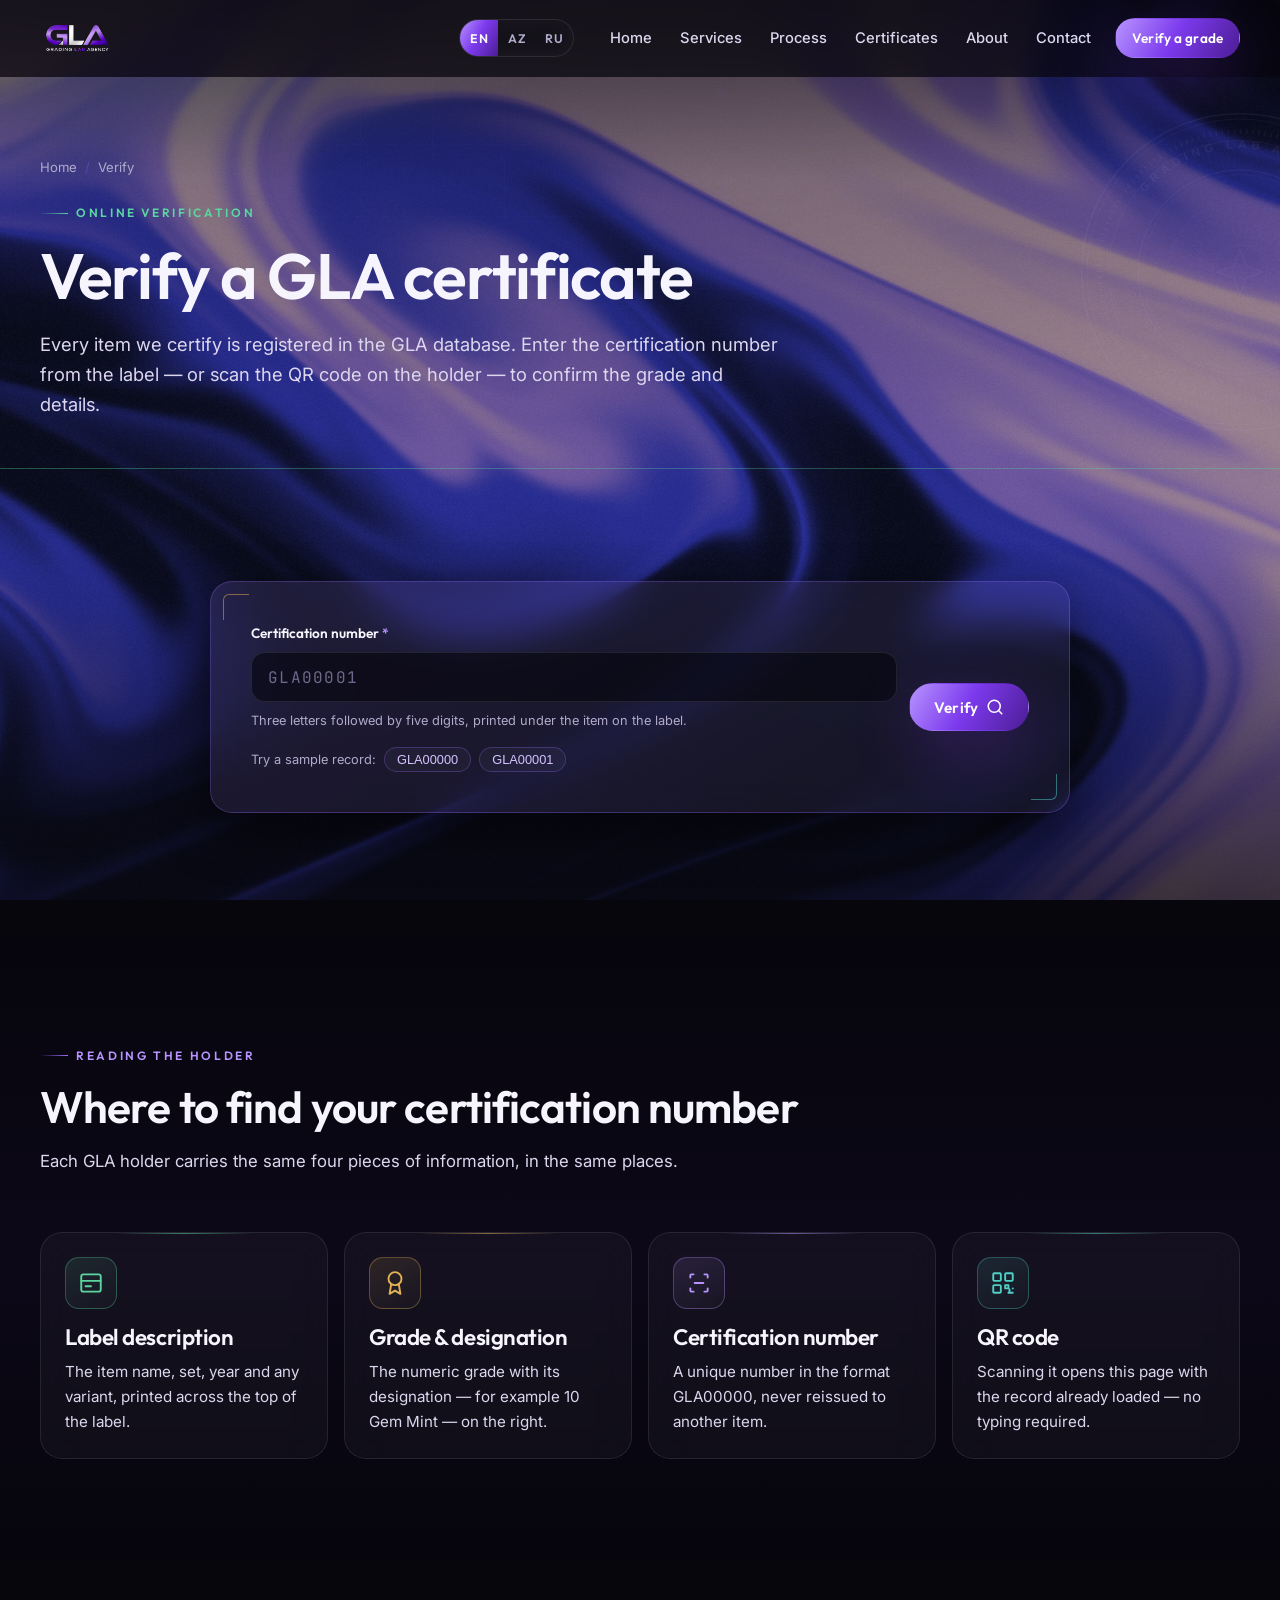
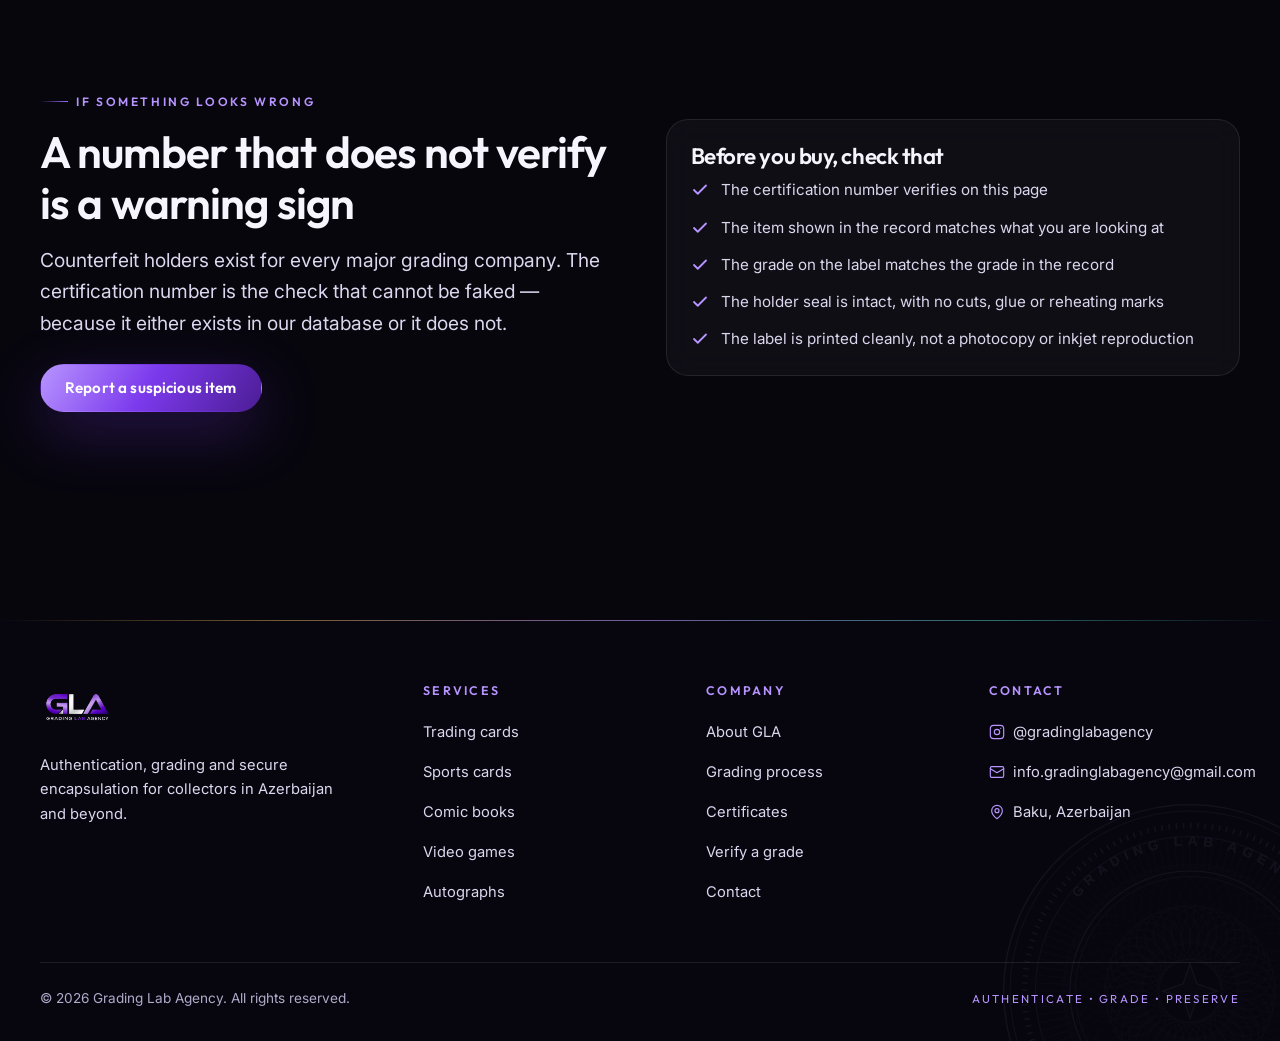
<file: verify.html>
<!DOCTYPE html>
<html lang="en">
<head>
<meta charset="utf-8">
<meta name="viewport" content="width=device-width, initial-scale=1">
<title>Verify a Certificate — Grading Lab Agency</title>
<meta name="description" content="Check any GLA certification number against the Grading Lab Agency database. Enter the number from the label or scan the QR code on the holder.">
<link rel="icon" href="assets/img/favicon.svg" type="image/svg+xml">
<link rel="preconnect" href="https://fonts.googleapis.com">
<link rel="preconnect" href="https://fonts.gstatic.com" crossorigin>
<link href="https://fonts.googleapis.com/css2?family=Outfit:wght@400;500;600;700&family=Inter:wght@300;400;500;600&family=JetBrains+Mono:wght@400;500&display=swap" rel="stylesheet">
<link rel="stylesheet" href="assets/css/style.css?v=5">
</head>
<body>
<div class="grain" aria-hidden="true"></div>
<a class="skip-link" href="#main">Skip to content</a>

<header class="site-header">
  <div class="container">
    <nav class="nav" aria-label="Main">
      <a class="brand" href="index.html" aria-label="Grading Lab Agency — home"><img class="brand__logo" src="assets/img/logo.png" alt="" width="560" height="360"></a>

      <button class="nav__toggle" type="button" aria-expanded="false" aria-controls="primary-nav" aria-label="Open navigation menu">
        <svg class="icon-open" viewBox="0 0 24 24" fill="none" stroke="currentColor" stroke-width="2" stroke-linecap="round" aria-hidden="true"><path d="M4 7h16M4 12h16M4 17h16"/></svg>
        <svg class="icon-close" viewBox="0 0 24 24" fill="none" stroke="currentColor" stroke-width="2" stroke-linecap="round" aria-hidden="true"><path d="M6 6l12 12M18 6 6 18"/></svg>
      </button>

      <ul class="nav__links" id="primary-nav">
        <li><a class="nav__link" href="index.html">Home</a></li>
        <li><a class="nav__link" href="services.html">Services</a></li>
        <li><a class="nav__link" href="process.html">Process</a></li>
        <li><a class="nav__link" href="authenticity.html">Certificates</a></li>
        <li><a class="nav__link" href="about.html">About</a></li>
        <li><a class="nav__link" href="contact.html">Contact</a></li>
        <li><a class="btn btn--primary btn--sm nav__cta" href="verify.html" aria-current="page">Verify a grade</a></li>
      </ul>
    </nav>
  </div>
</header>

<main id="main">

  <section class="page-head" data-accent="emerald">
    <div class="container">
      <ol class="breadcrumb">
        <li><a href="index.html">Home</a></li>
        <li>Verify</li>
      </ol>
      <span class="eyebrow">Online verification</span>
      <h1>Verify a GLA certificate</h1>
      <p class="lead">
        Every item we certify is registered in the GLA database. Enter the certification number from
        the label — or scan the QR code on the holder — to confirm the grade and details.
      </p>
    </div>
  </section>

  <section class="section">
    <div class="container container--narrow">
      <div class="verify-panel">
        <form id="verify-form" novalidate>
          <div class="verify-form">
            <div class="field">
              <label class="field__label" for="cert-number">
                Certification number <span class="field__req" aria-hidden="true">*</span>
              </label>
              <input class="input mono" id="cert-number" name="cert" type="text"
                     inputmode="latin" autocomplete="off" spellcheck="false"
                     placeholder="GLA00001"
                     aria-describedby="cert-hint cert-error">
              <span class="field__hint" id="cert-hint">Three letters followed by five digits, printed under the item on the label.</span>
              <span class="field__error" id="cert-error" role="alert"></span>
            </div>
            <button class="btn btn--primary" type="submit">
              Verify
              <svg width="18" height="18" viewBox="0 0 24 24" fill="none" stroke="currentColor" stroke-width="2" stroke-linecap="round" stroke-linejoin="round" aria-hidden="true"><circle cx="11" cy="11" r="8"/><path d="m21 21-4.3-4.3"/></svg>
            </button>
          </div>
        </form>

        <div class="tags" style="margin-top: var(--sp-4); align-items:center">
          <span class="field__hint" style="margin:0">Try a sample record:</span>
          <button class="tag tag--brand" type="button" data-cert-sample="GLA00000">GLA00000</button>
          <button class="tag tag--brand" type="button" data-cert-sample="GLA00001">GLA00001</button>
        </div>

        <div class="verify-result" id="verify-result" aria-live="polite"></div>
      </div>

    </div>
  </section>

  <!-- ================= How to read a label ================= -->
  <section class="section section--alt">
    <div class="container">
      <div class="section-head">
        <span class="eyebrow">Reading the holder</span>
        <h2>Where to find your certification number</h2>
        <p>Each GLA holder carries the same four pieces of information, in the same places.</p>
      </div>

      <div class="grid grid--4">
        <div class="card reveal" data-accent="emerald">
          <div class="card__icon">
            <svg viewBox="0 0 24 24" fill="none" stroke="currentColor" stroke-width="1.75" stroke-linecap="round" stroke-linejoin="round" aria-hidden="true"><rect x="3" y="4" width="18" height="16" rx="2"/><path d="M3 10h18M7 15h5"/></svg>
          </div>
          <h3>Label description</h3>
          <p>The item name, set, year and any variant, printed across the top of the label.</p>
        </div>
        <div class="card reveal" data-accent="gold">
          <div class="card__icon">
            <svg viewBox="0 0 24 24" fill="none" stroke="currentColor" stroke-width="1.75" stroke-linecap="round" stroke-linejoin="round" aria-hidden="true"><circle cx="12" cy="8" r="6"/><path d="M15.477 12.89 17 22l-5-3-5 3 1.523-9.11"/></svg>
          </div>
          <h3>Grade &amp; designation</h3>
          <p>The numeric grade with its designation — for example 10 Gem Mint — on the right.</p>
        </div>
        <div class="card reveal" data-accent="violet">
          <div class="card__icon">
            <svg viewBox="0 0 24 24" fill="none" stroke="currentColor" stroke-width="1.75" stroke-linecap="round" stroke-linejoin="round" aria-hidden="true"><path d="M4 7V5a1 1 0 0 1 1-1h2M17 4h2a1 1 0 0 1 1 1v2M20 17v2a1 1 0 0 1-1 1h-2M7 20H5a1 1 0 0 1-1-1v-2"/><path d="M8 12h8"/></svg>
          </div>
          <h3>Certification number</h3>
          <p>A unique number in the format GLA00000, never reissued to another item.</p>
        </div>
        <div class="card reveal" data-accent="cyan">
          <div class="card__icon">
            <svg viewBox="0 0 24 24" fill="none" stroke="currentColor" stroke-width="1.75" stroke-linecap="round" stroke-linejoin="round" aria-hidden="true"><rect x="3" y="3" width="7" height="7" rx="1"/><rect x="14" y="3" width="7" height="7" rx="1"/><rect x="3" y="14" width="7" height="7" rx="1"/><path d="M14 14h3v3h-3zM21 21h-3v-3M17 21h.01M21 17h.01"/></svg>
          </div>
          <h3>QR code</h3>
          <p>Scanning it opens this page with the record already loaded — no typing required.</p>
        </div>
      </div>
    </div>
  </section>

  <!-- ================= Counterfeit guidance ================= -->
  <section class="section">
    <div class="container">
      <div class="split">
        <div>
          <span class="eyebrow">If something looks wrong</span>
          <h2>A number that does not verify is a warning sign</h2>
          <p class="lead">
            Counterfeit holders exist for every major grading company. The certification number is the
            check that cannot be faked — because it either exists in our database or it does not.
          </p>
          <div class="btn-row" style="margin-top: var(--sp-6)">
            <a class="btn btn--primary" href="contact.html">Report a suspicious item</a>
          </div>
        </div>
        <div class="card">
          <h3>Before you buy, check that</h3>
          <ul class="check-list">
            <li><svg viewBox="0 0 24 24" fill="none" stroke="currentColor" stroke-width="2.4" stroke-linecap="round" stroke-linejoin="round" aria-hidden="true"><path d="m20 6-11 11-5-5"/></svg> The certification number verifies on this page</li>
            <li><svg viewBox="0 0 24 24" fill="none" stroke="currentColor" stroke-width="2.4" stroke-linecap="round" stroke-linejoin="round" aria-hidden="true"><path d="m20 6-11 11-5-5"/></svg> The item shown in the record matches what you are looking at</li>
            <li><svg viewBox="0 0 24 24" fill="none" stroke="currentColor" stroke-width="2.4" stroke-linecap="round" stroke-linejoin="round" aria-hidden="true"><path d="m20 6-11 11-5-5"/></svg> The grade on the label matches the grade in the record</li>
            <li><svg viewBox="0 0 24 24" fill="none" stroke="currentColor" stroke-width="2.4" stroke-linecap="round" stroke-linejoin="round" aria-hidden="true"><path d="m20 6-11 11-5-5"/></svg> The holder seal is intact, with no cuts, glue or reheating marks</li>
            <li><svg viewBox="0 0 24 24" fill="none" stroke="currentColor" stroke-width="2.4" stroke-linecap="round" stroke-linejoin="round" aria-hidden="true"><path d="m20 6-11 11-5-5"/></svg> The label is printed cleanly, not a photocopy or inkjet reproduction</li>
          </ul>
        </div>
      </div>
    </div>
  </section>

</main>

<footer class="site-footer">
  <div class="container">
    <div class="footer__grid">
      <div class="footer__brand">
        <a class="brand" href="index.html" aria-label="Grading Lab Agency — home"><img class="brand__logo" src="assets/img/logo.png" alt="" width="560" height="360"></a>
        <p>Authentication, grading and secure encapsulation for collectors in Azerbaijan and beyond.</p>
      </div>

      <div class="footer__col">
        <h4>Services</h4>
        <ul>
          <li><a href="services.html#trading-cards">Trading cards</a></li>
          <li><a href="services.html#sports-cards">Sports cards</a></li>
          <li><a href="services.html#comics">Comic books</a></li>
          <li><a href="services.html#video-games">Video games</a></li>
          <li><a href="services.html#autographs">Autographs</a></li>
        </ul>
      </div>

      <div class="footer__col">
        <h4>Company</h4>
        <ul>
          <li><a href="about.html">About GLA</a></li>
          <li><a href="process.html">Grading process</a></li>
          <li><a href="authenticity.html">Certificates</a></li>
          <li><a href="verify.html">Verify a grade</a></li>
          <li><a href="contact.html">Contact</a></li>
        </ul>
      </div>

      <div class="footer__col">
        <h4>Contact</h4>
        <ul>
          <li><a href="https://www.instagram.com/gradinglabagency" target="_blank" rel="noopener noreferrer">
            <svg viewBox="0 0 24 24" fill="none" stroke="currentColor" stroke-width="1.75" stroke-linecap="round" stroke-linejoin="round" aria-hidden="true"><rect x="2" y="2" width="20" height="20" rx="5"/><circle cx="12" cy="12" r="4"/><path d="M17.5 6.5h.01"/></svg>
            @gradinglabagency</a></li>
          <li><a href="mailto:info.gradinglabagency@gmail.com">
            <svg viewBox="0 0 24 24" fill="none" stroke="currentColor" stroke-width="1.75" stroke-linecap="round" stroke-linejoin="round" aria-hidden="true"><rect x="2" y="4" width="20" height="16" rx="2"/><path d="m2 7 10 6 10-6"/></svg>
            info.gradinglabagency@gmail.com</a></li>
          <li><span>
            <svg viewBox="0 0 24 24" fill="none" stroke="currentColor" stroke-width="1.75" stroke-linecap="round" stroke-linejoin="round" aria-hidden="true"><path d="M20 10c0 6-8 12-8 12s-8-6-8-12a8 8 0 0 1 16 0Z"/><circle cx="12" cy="10" r="3"/></svg>
            Baku, Azerbaijan</span></li>
        </ul>
      </div>
    </div>

    <div class="footer__bottom">
      <span>&copy; <span data-year>2026</span> Grading Lab Agency. All rights reserved.</span>
      <span class="footer__tagline">Authenticate • Grade • Preserve</span>
    </div>
  </div>
</footer>

<script src="assets/js/silk-bg.js" defer></script>

<script src="assets/js/config.js?v=8" defer></script>
<script src="assets/js/main.js" defer></script>
<script src="assets/js/verify.js?v=5" defer></script>
<script src="assets/js/i18n.js?v=2" defer></script>
</body>
</html>
</file>
<file: assets/css/style.css>
/* ==========================================================================
   Grading Lab Agency (GLA) — Global stylesheet
   Dark chrome-violet luxury system. Tokens → base → layout → components.
   ========================================================================== */

/* --------------------------------------------------------------------------
   1. Design tokens
   -------------------------------------------------------------------------- */
:root {
  /* Surfaces */
  --bg: #07060d;
  --bg-elevated: #0d0b17;
  --surface: rgba(255, 255, 255, 0.035);
  --surface-strong: rgba(255, 255, 255, 0.06);
  --surface-solid: #12101f;

  /* Brand — chrome violet */
  --violet-100: #ede6ff;
  --violet-200: #d6c4ff;
  --violet-300: #b794ff;
  --violet-400: #9a6bff;
  --violet-500: #7c3aed;
  --violet-600: #6425c9;
  --violet-700: #431a8a;
  --violet-900: #1b0d3a;

  /* Text */
  --text: #f6f4fd;
  --text-secondary: #dcd7ee;   /* lifted for readability over the shader */
  --text-muted: #b1aacb;       /* lifted so small labels stay legible */

  /* Lines */
  --border: rgba(255, 255, 255, 0.09);
  --border-brand: rgba(154, 107, 255, 0.28);

  /* Semantic */
  --success: #34d399;
  --danger: #f87171;
  --warning: #fbbf24;

  /* Accents — deliberately desaturated so they read as rich rather than neon
     on a near-black page. Each one carries meaning somewhere in the site:
     gold = grade and value, cyan = verification, emerald = authenticated. */
  --a-violet: #b794ff;
  --a-gold:   #e2b355;
  --a-cyan:   #4fd1c5;
  --a-rose:   #ef8fb8;
  --a-amber:  #f0a35e;
  --a-sky:    #7cbdf7;
  --a-emerald:#5cd6a0;
  --a-indigo: #98a3ff;

  /* Gradients */
  --chrome: linear-gradient(180deg, #ffffff 0%, #d6c4ff 32%, #9a6bff 58%, #5b23b8 100%);
  --brand-sweep: linear-gradient(120deg, #b794ff 0%, #7c3aed 48%, #4c1d95 100%);
  --glow: radial-gradient(circle at 50% 0%, rgba(124, 58, 237, 0.35), transparent 65%);

  /* Type */
  --font-display: 'Outfit', 'Segoe UI', system-ui, sans-serif;
  --font-body: 'Inter', system-ui, -apple-system, sans-serif;
  --font-mono: 'JetBrains Mono', ui-monospace, 'SF Mono', monospace;

  /* Space scale (4pt rhythm) */
  --sp-1: 0.25rem;
  --sp-2: 0.5rem;
  --sp-3: 0.75rem;
  --sp-4: 1rem;
  --sp-6: 1.5rem;
  --sp-8: 2rem;
  --sp-12: 3rem;
  --sp-16: 4rem;
  --sp-24: 6rem;

  /* Shape */
  --radius-sm: 8px;
  --radius: 14px;
  --radius-lg: 22px;
  --radius-pill: 999px;

  /* Elevation */
  --shadow-sm: 0 2px 12px rgba(0, 0, 0, 0.4);
  --shadow: 0 18px 48px rgba(0, 0, 0, 0.55);
  --shadow-brand: 0 20px 60px rgba(124, 58, 237, 0.28);

  /* Motion */
  --ease-out: cubic-bezier(0.22, 1, 0.36, 1);
  --dur: 240ms;

  /* Layering */
  --z-header: 100;
  --z-menu: 200;

  --container: 1200px;
}

/* --------------------------------------------------------------------------
   2. Base
   -------------------------------------------------------------------------- */
*,
*::before,
*::after { box-sizing: border-box; }

html {
  scroll-behavior: smooth;
  -webkit-text-size-adjust: 100%;
  background: var(--bg);   /* base layer + fallback if the shader can't run */
}

body {
  margin: 0;
  min-height: 100dvh;
  background: transparent;  /* let the .silk-bg canvas show through */
  color: var(--text-secondary);
  font-family: var(--font-body);
  font-size: 1rem;
  line-height: 1.65;
  -webkit-font-smoothing: antialiased;
  overflow-x: hidden;
}

/* Legibility scrim over the Silk canvas. A dark veil — heavier at the top
   (behind the sticky header) and bottom (behind the footer), lighter through
   the middle so the flow reads clearly — keeps the silk from washing out the
   light UI text. Doubles as the tint over the html base colour when the
   shader is absent. */
body::before {
  content: '';
  position: fixed;
  inset: 0;
  pointer-events: none;
  z-index: 0;
  background:
    linear-gradient(180deg,
      rgba(7, 6, 13, 0.74) 0%,
      rgba(7, 6, 13, 0.44) 20%,
      rgba(7, 6, 13, 0.40) 60%,
      rgba(7, 6, 13, 0.80) 100%),
    radial-gradient(120% 85% at 50% 0%, rgba(11, 16, 38, 0.30), transparent 62%);
}

/* Lab-bench grid plus a fine grain. The grain is what stops the big gradients
   from banding, and it is most of why the surfaces read as "material". */
body::after {
  content: '';
  position: fixed;
  inset: 0;
  pointer-events: none;
  z-index: 0;
  background-image:
    linear-gradient(rgba(154, 107, 255, 0.055) 1px, transparent 1px),
    linear-gradient(90deg, rgba(154, 107, 255, 0.055) 1px, transparent 1px);
  background-size: 72px 72px;
  -webkit-mask-image: radial-gradient(120% 90% at 50% 0%, #000 0%, transparent 72%);
  mask-image: radial-gradient(120% 90% at 50% 0%, #000 0%, transparent 72%);
  opacity: 0.7;
}

.grain {
  position: fixed;
  inset: 0;
  z-index: 0;
  pointer-events: none;
  opacity: 0.05;
  mix-blend-mode: overlay;
  background-image: url("data:image/svg+xml,%3Csvg xmlns='http://www.w3.org/2000/svg' width='180' height='180'%3E%3Cfilter id='n'%3E%3CfeTurbulence type='fractalNoise' baseFrequency='.85' numOctaves='3' stitchTiles='stitch'/%3E%3C/filter%3E%3Crect width='180' height='180' filter='url(%23n)'/%3E%3C/svg%3E");
}

/* --------------------------------------------------------------------------
   1b. Silk shader backdrop + legibility scrim
   assets/js/silk-bg.js mounts a fixed <canvas.silk-bg> that renders the
   animated "Silk" flow shader. The canvas sits at the very back; a scrim
   (repurposed body::before) tones the bright silk down to a deep, moody flow
   so the dark UI and its light text stay readable over it. If WebGL is
   unavailable the canvas removes itself and this same scrim + the html base
   colour become the static fallback background.
   -------------------------------------------------------------------------- */
.silk-bg {
  position: fixed;
  inset: 0;
  width: 100%;
  height: 100%;
  z-index: -1;            /* behind the scrim (body::before) and all content */
  display: block;
  pointer-events: none;
  background: var(--bg);  /* covers the first frame before WebGL paints */
}

h1, h2, h3, h4, h5 {
  font-family: var(--font-display);
  color: var(--text);
  line-height: 1.15;
  margin: 0 0 var(--sp-4);
  font-weight: 600;
  letter-spacing: -0.02em;
}

h1 { font-size: clamp(2.25rem, 6vw, 4rem); }
h2 { font-size: clamp(1.75rem, 4vw, 2.75rem); }
h3 { font-size: clamp(1.15rem, 2vw, 1.4rem); }
h4 { font-size: 1.05rem; }

p { margin: 0 0 var(--sp-4); max-width: 68ch; }

a {
  color: var(--violet-300);
  text-decoration: none;
  transition: color var(--dur) var(--ease-out);
}
a:hover { color: var(--violet-200); }

img, svg { max-width: 100%; height: auto; display: block; }

ul, ol { margin: 0; padding: 0; list-style: none; }

:focus-visible {
  outline: 2px solid var(--violet-300);
  outline-offset: 3px;
  border-radius: 4px;
}

::selection { background: var(--violet-500); color: #fff; }

/* --------------------------------------------------------------------------
   3. Utilities
   -------------------------------------------------------------------------- */
.container {
  width: min(100% - 2.5rem, var(--container));
  margin-inline: auto;
  position: relative;
  z-index: 1;
}

.container--narrow { max-width: 860px; }

.section { padding-block: clamp(3.5rem, 9vw, 7rem); position: relative; }
.section--tight { padding-block: clamp(2.5rem, 6vw, 4.5rem); }
.section--alt { background: linear-gradient(180deg, transparent, rgba(124, 58, 237, 0.05), transparent); }
.section--flush-bottom { padding-bottom: 0; }
.section--flush-top { padding-top: 0; }

.skip-link {
  position: absolute;
  left: var(--sp-4);
  top: -100px;
  z-index: 999;
  background: var(--violet-500);
  color: #fff;
  padding: var(--sp-3) var(--sp-4);
  border-radius: var(--radius-sm);
  font-weight: 600;
  transition: top var(--dur) var(--ease-out);
}
.skip-link:focus { top: var(--sp-4); color: #fff; }

.sr-only {
  position: absolute;
  width: 1px; height: 1px;
  padding: 0; margin: -1px;
  overflow: hidden;
  clip: rect(0 0 0 0);
  white-space: nowrap;
  border: 0;
}

.text-chrome {
  background: var(--chrome);
  -webkit-background-clip: text;
  background-clip: text;
  color: transparent;
}

.text-violet { color: var(--violet-300); }
.text-center { text-align: center; }
.mono { font-family: var(--font-mono); font-variant-numeric: tabular-nums; }

/* Eyebrow label above section titles */
.eyebrow {
  display: inline-flex;
  align-items: center;
  gap: var(--sp-2);
  font-family: var(--font-display);
  font-size: 0.75rem;
  font-weight: 600;
  letter-spacing: 0.22em;
  text-transform: uppercase;
  color: var(--violet-300);
  margin-bottom: var(--sp-4);
}
.eyebrow::before {
  content: '';
  width: 28px;
  height: 1px;
  background: linear-gradient(90deg, transparent, var(--violet-400));
}

.section-head { max-width: 760px; margin-bottom: clamp(2rem, 5vw, 3.5rem); }
.section-head.text-center { margin-inline: auto; }
.section-head.text-center .eyebrow::after {
  content: '';
  width: 28px;
  height: 1px;
  background: linear-gradient(270deg, transparent, var(--violet-400));
}
.section-head p { font-size: 1.05rem; }
.section-head.text-center p { margin-inline: auto; }

.lead { font-size: clamp(1.05rem, 2vw, 1.2rem); color: var(--text-secondary); }

.divider {
  height: 1px;
  border: 0;
  background: linear-gradient(90deg, transparent, var(--border-brand), transparent);
  margin: 0;
}

/* --------------------------------------------------------------------------
   4. Buttons
   -------------------------------------------------------------------------- */
.btn {
  display: inline-flex;
  align-items: center;
  justify-content: center;
  gap: var(--sp-2);
  min-height: 48px;
  padding: 0 var(--sp-6);
  border-radius: var(--radius-pill);
  border: 1px solid transparent;
  font-family: var(--font-display);
  font-size: 0.95rem;
  font-weight: 600;
  letter-spacing: 0.01em;
  cursor: pointer;
  text-align: center;
  transition: transform var(--dur) var(--ease-out),
              box-shadow var(--dur) var(--ease-out),
              background-color var(--dur) var(--ease-out),
              border-color var(--dur) var(--ease-out),
              color var(--dur) var(--ease-out);
}

.btn:active { transform: translateY(1px); }

.btn--primary {
  background: var(--brand-sweep);
  color: #fff;
  box-shadow: var(--shadow-brand);
}
.btn--primary:hover {
  color: #fff;
  box-shadow: 0 24px 70px rgba(124, 58, 237, 0.45);
  transform: translateY(-2px);
}

.btn--ghost {
  background: var(--surface);
  border-color: var(--border-brand);
  color: var(--text);
  backdrop-filter: blur(12px);
}
.btn--ghost:hover {
  background: var(--surface-strong);
  border-color: var(--violet-400);
  color: #fff;
  transform: translateY(-2px);
}

.btn--block { width: 100%; }
.btn--sm { min-height: 40px; padding: 0 var(--sp-4); font-size: 0.85rem; }

.btn[disabled], .btn[aria-disabled='true'] {
  opacity: 0.45;
  cursor: not-allowed;
  transform: none;
  box-shadow: none;
}

.btn-row {
  display: flex;
  flex-wrap: wrap;
  gap: var(--sp-3);
}

/* Text link with arrow */
.link-arrow {
  display: inline-flex;
  align-items: center;
  gap: var(--sp-2);
  font-family: var(--font-display);
  font-weight: 600;
  font-size: 0.9rem;
  min-height: 44px;
}
.link-arrow svg { transition: transform var(--dur) var(--ease-out); }
.link-arrow:hover svg { transform: translateX(4px); }

/* --------------------------------------------------------------------------
   5. Header / navigation
   -------------------------------------------------------------------------- */
.site-header {
  position: sticky;
  top: 0;
  z-index: var(--z-header);
  background: rgba(7, 6, 13, 0.72);
  backdrop-filter: blur(18px);
  -webkit-backdrop-filter: blur(18px);
  border-bottom: 1px solid transparent;
  transition: border-color var(--dur) var(--ease-out), background-color var(--dur) var(--ease-out);
}
.site-header.is-stuck {
  border-bottom-color: var(--border);
  background: rgba(7, 6, 13, 0.92);
}

.nav {
  display: flex;
  align-items: center;
  gap: var(--sp-6);
  min-height: 76px;
}

.brand {
  display: inline-flex;
  align-items: center;
  gap: var(--sp-3);
  margin-right: auto;
  color: var(--text);
}
.brand:hover { color: var(--text); }
.brand__mark { width: 40px; height: 40px; flex: none; }
/* New GLA logo lockup (transparent PNG) — sits on any background. */
.brand__logo {
  height: 46px;
  width: auto;
  display: block;
}
@media (max-width: 1040px) { .brand__logo { height: 40px; } }
.brand__text { display: flex; flex-direction: column; line-height: 1.05; }
.brand__name {
  font-family: var(--font-display);
  font-weight: 700;
  font-size: 1.25rem;
  letter-spacing: 0.12em;
  background: var(--chrome);
  -webkit-background-clip: text;
  background-clip: text;
  color: transparent;
}
.brand__tag {
  font-size: 0.6rem;
  letter-spacing: 0.28em;
  text-transform: uppercase;
  color: var(--text-muted);
}

.nav__links {
  display: flex;
  align-items: center;
  gap: var(--sp-1);
}

.nav__link {
  display: inline-flex;
  align-items: center;
  min-height: 44px;
  padding: 0 var(--sp-3);
  border-radius: var(--radius-sm);
  font-size: 0.92rem;
  font-weight: 500;
  color: var(--text-secondary);
  position: relative;
  transition: color var(--dur) var(--ease-out), background-color var(--dur) var(--ease-out);
}
.nav__link:hover { color: var(--text); background: var(--surface); }
.nav__link[aria-current='page'] { color: var(--text); }
.nav__link[aria-current='page']::after {
  content: '';
  position: absolute;
  left: var(--sp-3);
  right: var(--sp-3);
  bottom: 6px;
  height: 2px;
  border-radius: 2px;
  background: var(--brand-sweep);
}

.nav__cta { margin-left: var(--sp-2); }

/* Language switcher (EN / AZ / RU) — injected into the nav by i18n.js */
.lang-switch {
  display: inline-flex;
  align-items: center;
  margin-left: var(--sp-3);
  border: 1px solid var(--border);
  border-radius: var(--radius-pill);
  overflow: hidden;
  background: var(--surface);
  backdrop-filter: blur(10px);
  -webkit-backdrop-filter: blur(10px);
}
.lang-switch__btn {
  min-height: 36px;
  padding: 0 10px;
  background: transparent;
  border: 0;
  color: var(--text-muted);
  font-family: var(--font-display);
  font-size: 0.78rem;
  font-weight: 600;
  letter-spacing: 0.04em;
  cursor: pointer;
  transition: color var(--dur) var(--ease-out), background-color var(--dur) var(--ease-out);
}
.lang-switch__btn:hover { color: var(--text); }
.lang-switch__btn.is-active { background: var(--brand-sweep); color: #fff; }

@media (max-width: 1040px) {
  /* Keep the switcher visible in the top bar beside the menu button. */
  .lang-switch { margin-left: auto; margin-right: var(--sp-2); }
}

.nav__toggle {
  display: none;
  align-items: center;
  justify-content: center;
  width: 48px;
  height: 48px;
  border-radius: var(--radius-sm);
  border: 1px solid var(--border);
  background: var(--surface);
  color: var(--text);
  cursor: pointer;
}
.nav__toggle:hover { background: var(--surface-strong); }
.nav__toggle svg { width: 22px; height: 22px; }
.nav__toggle .icon-close { display: none; }
.nav__toggle[aria-expanded='true'] .icon-close { display: block; }
.nav__toggle[aria-expanded='true'] .icon-open { display: none; }

@media (max-width: 1040px) {
  .nav__toggle { display: inline-flex; }
  .nav__links {
    position: fixed;
    inset: 76px 0 auto;
    z-index: var(--z-menu);
    flex-direction: column;
    align-items: stretch;
    gap: var(--sp-1);
    padding: var(--sp-4) 1.25rem calc(var(--sp-8) + env(safe-area-inset-bottom));
    background: rgba(9, 7, 18, 0.98);
    backdrop-filter: blur(20px);
    border-bottom: 1px solid var(--border);
    max-height: calc(100dvh - 76px);
    overflow-y: auto;
    transform: translateY(-8px);
    opacity: 0;
    visibility: hidden;
    transition: opacity var(--dur) var(--ease-out), transform var(--dur) var(--ease-out), visibility var(--dur);
  }
  .nav__links.is-open {
    transform: translateY(0);
    opacity: 1;
    visibility: visible;
  }
  .nav__link { min-height: 52px; padding: 0 var(--sp-4); font-size: 1rem; }
  .nav__link[aria-current='page']::after { display: none; }
  .nav__link[aria-current='page'] { background: var(--surface); color: var(--violet-200); }
  .nav__cta { margin: var(--sp-3) 0 0; }
}

/* --------------------------------------------------------------------------
   6. Hero
   -------------------------------------------------------------------------- */
.hero {
  position: relative;
  padding-block: clamp(3.5rem, 10vw, 7.5rem) clamp(3rem, 8vw, 6rem);
  overflow: hidden;
}

.hero__grid {
  display: grid;
  grid-template-columns: 1.05fr 0.95fr;
  gap: clamp(2rem, 5vw, 4rem);
  align-items: center;
}
/* Stop grid tracks being forced wider than the container by min-content. */
.hero__grid > * { min-width: 0; }

.hero__badge {
  display: inline-flex;
  align-items: center;
  gap: var(--sp-2);
  padding: var(--sp-2) var(--sp-4);
  border-radius: var(--radius-pill);
  border: 1px solid var(--border-brand);
  background: var(--surface);
  backdrop-filter: blur(12px);
  font-size: 0.78rem;
  font-weight: 500;
  letter-spacing: 0.08em;
  text-transform: uppercase;
  color: var(--violet-200);
  margin-bottom: var(--sp-6);
}
.hero__badge .dot {
  width: 7px; height: 7px;
  border-radius: 50%;
  background: var(--violet-300);
  box-shadow: 0 0 12px var(--violet-400);
}

.hero h1 { margin-bottom: var(--sp-6); }
.hero__title-line { display: block; }

.hero__sub {
  font-size: clamp(1.05rem, 2vw, 1.2rem);
  max-width: 54ch;
  margin-bottom: var(--sp-8);
}

/* ---- Hero stage: 3D rotating graded slab ------------------------------- */
.hero__stage {
  position: relative;
  display: grid;
  place-items: center;
  min-height: 480px;
  perspective: 1500px;
  perspective-origin: 50% 44%;
}
.hero__stage::after {          /* pool of light on the "desk" */
  content: '';
  position: absolute;
  bottom: 6%;
  left: 50%;
  translate: -50% 0;
  width: 320px;
  height: 64px;
  border-radius: 50%;
  background: radial-gradient(ellipse at center, rgba(124, 58, 237, 0.55), transparent 70%);
  filter: blur(18px);
}

.slab3d {
  position: relative;
  width: 280px;
  height: 420px;
  transform-style: preserve-3d;
  transform: rotateX(4deg) rotateY(-16deg);
  animation: slabSpin 26s linear infinite;
  will-change: transform;
}
/* Pause so visitors can read the label or the record on the back. */
.hero__stage:hover .slab3d,
.hero__stage:focus-within .slab3d { animation-play-state: paused; }

@keyframes slabSpin {
  from { transform: rotateX(4deg) rotateY(0deg); }
  to   { transform: rotateX(4deg) rotateY(360deg); }
}

.slab3d__face {
  position: absolute;
  inset: 0;
  border-radius: 18px;
  overflow: hidden;
  backface-visibility: hidden;
  background: linear-gradient(158deg, rgba(255, 255, 255, 0.17), rgba(255, 255, 255, 0.04) 46%, rgba(124, 58, 237, 0.18));
  border: 1px solid rgba(255, 255, 255, 0.2);
  box-shadow: 0 34px 80px rgba(0, 0, 0, 0.62), inset 0 1px 0 rgba(255, 255, 255, 0.32);
}
.slab3d__face--front { transform: translateZ(9px); }
.slab3d__face--back { transform: rotateY(180deg) translateZ(9px); }

.slab3d__edge {
  position: absolute;
  top: 0;
  left: 50%;
  width: 18px;
  height: 420px;
  margin-left: -9px;
  border-radius: 4px;
  background: linear-gradient(180deg, rgba(214, 196, 255, 0.4), rgba(124, 58, 237, 0.2));
}
.slab3d__edge--l { transform: rotateY(-90deg) translateZ(140px); }
.slab3d__edge--r { transform: rotateY(90deg) translateZ(140px); }

/* --- holographic security label --- */
.slab3d__label {
  position: absolute;
  top: 14px;
  left: 14px;
  right: 14px;
  height: 62px;
  display: flex;
  align-items: center;
  gap: 10px;
  padding: 8px 10px;
  border-radius: 10px;
  overflow: hidden;
  background: linear-gradient(120deg, #150e2e, #241548);
  border: 1px solid rgba(214, 196, 255, 0.3);
}
.slab3d__label-text { flex: 1 1 auto; min-width: 0; }
.slab3d__item {
  display: block;
  font-family: var(--font-display);
  font-size: 0.68rem;
  font-weight: 600;
  letter-spacing: 0.06em;
  text-transform: uppercase;
  color: var(--text);
  white-space: nowrap;
  overflow: hidden;
  text-overflow: ellipsis;
}
.slab3d__set {
  display: block;
  font-size: 0.56rem;
  letter-spacing: 0.08em;
  text-transform: uppercase;
  color: var(--text-muted);
}
.slab3d__grade {
  flex: none;
  text-align: right;
  font-family: var(--font-display);
  font-size: 1.6rem;
  font-weight: 700;
  line-height: 1;
  background: var(--chrome);
  -webkit-background-clip: text;
  background-clip: text;
  color: transparent;
}
.slab3d__grade span {
  display: block;
  font-size: 0.5rem;
  letter-spacing: 0.16em;
  color: var(--violet-200);
  -webkit-text-fill-color: var(--violet-200);
}
/* micro-printed security band along the foot of the label */
.slab3d__micro {
  position: absolute;
  left: 10px;
  right: 10px;
  bottom: 4px;
  height: 3px;
  background: repeating-linear-gradient(90deg,
    rgba(214, 196, 255, 0.55) 0 1px, transparent 1px 3px);
  opacity: 0.5;
}

.holo {
  position: absolute;
  inset: 0;
  pointer-events: none;
  mix-blend-mode: screen;
  opacity: 0.8;
  background: linear-gradient(115deg,
    rgba(255, 0, 128, 0) 0%,
    rgba(255, 0, 128, 0.34) 10%,
    rgba(0, 229, 255, 0.34) 20%,
    rgba(124, 58, 237, 0.34) 30%,
    rgba(255, 214, 0, 0.28) 40%,
    rgba(0, 255, 163, 0.26) 50%,
    rgba(255, 0, 128, 0) 62%,
    rgba(255, 255, 255, 0.26) 70%,
    rgba(255, 0, 128, 0) 82%);
  background-size: 320% 100%;
  animation: holoShift 7s linear infinite;
  will-change: background-position;
}
.holo::after {          /* specular bar sweeping the label */
  content: '';
  position: absolute;
  inset: -50%;
  background: linear-gradient(75deg, transparent 42%, rgba(255, 255, 255, 0.55) 50%, transparent 58%);
  animation: holoSweep 5s ease-in-out infinite;
}
@keyframes holoShift {
  from { background-position: 0% 0; }
  to   { background-position: 320% 0; }
}
@keyframes holoSweep {
  0%        { transform: translateX(-62%); }
  55%, 100% { transform: translateX(62%); }
}

/* --- card window + inspection loupe --- */
.slab3d__window {
  position: absolute;
  top: 86px;
  left: 30px;
  width: 220px;
  height: 300px;
  border-radius: 8px;
  overflow: hidden;
  border: 1px solid rgba(255, 255, 255, 0.14);
  background: linear-gradient(200deg, #2a1a55, #150c33);
}
.slab3d__window > svg { display: block; width: 220px; height: 300px; }

/* Real card photo (assets/img/my-card.jpg). Sits over the SVG fallback and
   fills the holder; the loupe copy is magnified with its parent. */
.slab3d__photo { position: absolute; inset: 0; width: 100%; height: 100%; object-fit: cover; display: block; }
.loupe__zoom .slab3d__photo { width: 220px; height: 300px; }

.loupe {
  position: absolute;
  top: 0;
  left: 0;
  width: 100px;
  height: 100px;
  border-radius: 50%;
  overflow: hidden;
  box-shadow:
    0 0 0 3px rgba(214, 196, 255, 0.85),
    0 0 26px rgba(154, 107, 255, 0.6),
    inset 0 0 26px rgba(0, 0, 0, 0.55);
  /* Base values match the first keyframe, so the static (reduced-motion)
     fallback still shows the lens correctly parked over the card. */
  transform: translate(20px, 32px);
  animation: loupePath 14s ease-in-out infinite;
  will-change: transform;
}
.loupe__zoom {
  position: absolute;
  top: 0;
  left: 0;
  width: 220px;
  height: 300px;
  transform-origin: 0 0;
  transform: translate(-118px, -146.8px) scale(2.4);
  animation: loupeZoom 14s ease-in-out infinite;
  will-change: transform;
}
.loupe__zoom svg { display: block; width: 220px; height: 300px; }
.loupe::after {          /* glass highlight */
  content: '';
  position: absolute;
  inset: 0;
  border-radius: 50%;
  background: linear-gradient(145deg, rgba(255, 255, 255, 0.3), transparent 46%);
}

/* The two tracks share timing: the lens travels, the magnified copy shifts
   under it by the same amount × the zoom factor (2.4). */
@keyframes loupePath {
  0%, 10%   { transform: translate(20px, 32px); }
  32%, 42%  { transform: translate(102px, 98px); }
  64%, 74%  { transform: translate(28px, 182px); }
  96%, 100% { transform: translate(20px, 32px); }
}
@keyframes loupeZoom {
  0%, 10%   { transform: translate(-118px, -146.8px) scale(2.4); }
  32%, 42%  { transform: translate(-314.8px, -305.2px) scale(2.4); }
  64%, 74%  { transform: translate(-137.2px, -506.8px) scale(2.4); }
  96%, 100% { transform: translate(-118px, -146.8px) scale(2.4); }
}

.slab3d__cert {
  position: absolute;
  left: 0;
  right: 0;
  bottom: 12px;
  text-align: center;
  font-family: var(--font-mono);
  font-size: 0.62rem;
  letter-spacing: 0.18em;
  color: var(--violet-200);
}

/* --- back of the slab: the certification record --- */
.slab3d__back {
  position: absolute;
  inset: 0;
  padding: 22px 20px;
  display: flex;
  flex-direction: column;
  gap: 14px;
  text-align: center;
}
.slab3d__back-title {
  font-family: var(--font-display);
  font-size: 0.6rem;
  font-weight: 600;
  letter-spacing: 0.24em;
  text-transform: uppercase;
  color: var(--violet-300);
}
.slab3d__specs {
  display: grid;
  grid-template-columns: 1fr 1fr;
  gap: 8px;
  margin: 0;
}
.slab3d__specs > div {
  padding: 7px 4px;
  border-radius: 8px;
  border: 1px solid rgba(255, 255, 255, 0.1);
  background: rgba(0, 0, 0, 0.3);
}
.slab3d__specs dt {
  font-size: 0.52rem;
  letter-spacing: 0.14em;
  text-transform: uppercase;
  color: var(--text-muted);
}
.slab3d__specs dd {
  margin: 0;
  font-family: var(--font-display);
  font-weight: 700;
  font-size: 0.95rem;
  color: var(--violet-100);
  font-variant-numeric: tabular-nums;
}
.slab3d__qr {
  width: 96px;
  height: 96px;
  margin: 0 auto;
  padding: 7px;
  border-radius: 8px;
  background: rgba(233, 226, 255, 0.92);
}
.slab3d__back-note {
  font-size: 0.56rem;
  letter-spacing: 0.1em;
  text-transform: uppercase;
  color: var(--text-muted);
  margin-top: auto;
}

/* --- counters --- */
.counters {
  display: grid;
  grid-template-columns: repeat(auto-fit, minmax(min(200px, 100%), 1fr));
  gap: 1px;
  margin-top: clamp(2.5rem, 6vw, 4rem);
  background: var(--border);
  border: 1px solid var(--border);
  border-radius: var(--radius-lg);
  overflow: hidden;
}
.counter {
  padding: var(--sp-6);
  background: rgba(13, 11, 23, 0.78);
  backdrop-filter: blur(10px);
  -webkit-backdrop-filter: blur(10px);
}
.counter__value {
  display: block;
  font-family: var(--font-display);
  font-weight: 700;
  font-size: clamp(1.9rem, 3.4vw, 2.6rem);
  line-height: 1.05;
  font-variant-numeric: tabular-nums;
  background: var(--chrome);
  -webkit-background-clip: text;
  background-clip: text;
  color: transparent;
}
.counter__label {
  display: block;
  margin-top: var(--sp-2);
  font-size: 0.92rem;
  color: var(--text-secondary);
}
.counter__note {
  display: block;
  font-size: 0.78rem;
  color: var(--text-muted);
}

@media (max-width: 900px) {
  .hero__grid { grid-template-columns: 1fr; }
  .hero__stage { min-height: 420px; scale: 0.9; }
}
@media (max-width: 420px) {
  .hero__stage { min-height: 380px; scale: 0.78; }
}

/* --------------------------------------------------------------------------
   7. Cards & grids
   -------------------------------------------------------------------------- */
.grid { display: grid; gap: var(--sp-4); }
.grid--2 { grid-template-columns: repeat(auto-fit, minmax(min(320px, 100%), 1fr)); }
.grid--3 { grid-template-columns: repeat(auto-fit, minmax(min(280px, 100%), 1fr)); }
.grid--4 { grid-template-columns: repeat(auto-fit, minmax(min(230px, 100%), 1fr)); }

.card {
  position: relative;
  padding: var(--sp-6);
  border-radius: var(--radius-lg);
  background: var(--surface);
  border: 1px solid var(--border);
  backdrop-filter: blur(14px);
  -webkit-backdrop-filter: blur(14px);
  transition: transform var(--dur) var(--ease-out),
              border-color var(--dur) var(--ease-out),
              background-color var(--dur) var(--ease-out),
              box-shadow var(--dur) var(--ease-out);
}
.card > *:last-child { margin-bottom: 0; }
.card p { color: var(--text-secondary); font-size: 0.95rem; }

a.card, .card--interactive { display: block; color: inherit; }
a.card:hover, .card--interactive:hover {
  transform: translateY(-4px);
  border-color: var(--border-brand);
  background: var(--surface-strong);
  box-shadow: var(--shadow);
  color: inherit;
}

.card__icon {
  display: grid;
  place-items: center;
  width: 52px;
  height: 52px;
  margin-bottom: var(--sp-4);
  border-radius: var(--radius);
  background: linear-gradient(150deg, rgba(154, 107, 255, 0.22), rgba(124, 58, 237, 0.06));
  border: 1px solid var(--border-brand);
  color: var(--violet-200);
}
.card__icon svg { width: 26px; height: 26px; }

.card h3 { margin-bottom: var(--sp-2); }

.card__meta {
  display: block;
  font-family: var(--font-display);
  font-size: 0.72rem;
  letter-spacing: 0.18em;
  text-transform: uppercase;
  color: var(--violet-300);
  margin-bottom: var(--sp-2);
}

/* Feature list with checkmarks */
.check-list { display: grid; gap: var(--sp-3); }
.check-list li {
  display: flex;
  align-items: flex-start;
  gap: var(--sp-3);
  font-size: 0.95rem;
  color: var(--text-secondary);
}
.check-list svg {
  flex: none;
  width: 18px;
  height: 18px;
  margin-top: 4px;
  color: var(--violet-300);
}

/* Simple pill tags */
.tags { display: flex; flex-wrap: wrap; gap: var(--sp-2); }
.tag {
  display: inline-flex;
  align-items: center;
  padding: var(--sp-1) var(--sp-3);
  border-radius: var(--radius-pill);
  border: 1px solid var(--border);
  background: rgba(255, 255, 255, 0.03);
  font-size: 0.8rem;
  color: var(--text-secondary);
}
.tag--brand { border-color: var(--border-brand); color: var(--violet-200); }

/* Stat band */
.stats {
  display: grid;
  grid-template-columns: repeat(auto-fit, minmax(min(200px, 100%), 1fr));
  gap: 1px;
  background: var(--border);
  border: 1px solid var(--border);
  border-radius: var(--radius-lg);
  overflow: hidden;
}
.stats__item {
  background: var(--bg-elevated);
  padding: var(--sp-6);
  text-align: center;
}
.stats__value {
  font-family: var(--font-display);
  font-size: clamp(1.6rem, 3vw, 2.2rem);
  font-weight: 700;
  background: var(--chrome);
  -webkit-background-clip: text;
  background-clip: text;
  color: transparent;
  line-height: 1.1;
}
.stats__label {
  font-size: 0.85rem;
  color: var(--text-muted);
  letter-spacing: 0.03em;
}

/* --------------------------------------------------------------------------
   8. Process timeline
   -------------------------------------------------------------------------- */
.steps {
  display: grid;
  gap: var(--sp-4);
  grid-template-columns: repeat(auto-fit, minmax(min(230px, 100%), 1fr));
  counter-reset: step;
}
.step {
  position: relative;
  padding: var(--sp-6);
  border-radius: var(--radius-lg);
  background: var(--surface);
  border: 1px solid var(--border);
  backdrop-filter: blur(14px);
  transition: border-color var(--dur) var(--ease-out), transform var(--dur) var(--ease-out);
}
.step:hover { border-color: var(--border-brand); transform: translateY(-4px); }
.step__num {
  display: inline-grid;
  place-items: center;
  width: 44px;
  height: 44px;
  margin-bottom: var(--sp-4);
  border-radius: 50%;
  border: 1px solid var(--border-brand);
  background: rgba(124, 58, 237, 0.14);
  font-family: var(--font-display);
  font-weight: 700;
  color: var(--violet-200);
}
.step h3 { font-size: 1.05rem; margin-bottom: var(--sp-2); }
.step p { font-size: 0.92rem; margin-bottom: 0; }

/* Vertical detailed timeline */
.timeline { position: relative; display: grid; gap: var(--sp-6); }
.timeline::before {
  content: '';
  position: absolute;
  left: 21px;
  top: 12px;
  bottom: 12px;
  width: 1px;
  background: linear-gradient(180deg, var(--violet-400), rgba(124, 58, 237, 0.08));
}
.timeline__item {
  position: relative;
  display: grid;
  grid-template-columns: 44px 1fr;
  gap: var(--sp-6);
  align-items: start;
}
.timeline__dot {
  position: relative;
  z-index: 1;
  display: grid;
  place-items: center;
  width: 44px;
  height: 44px;
  border-radius: 50%;
  background: var(--bg-elevated);
  border: 1px solid var(--border-brand);
  font-family: var(--font-display);
  font-weight: 700;
  font-size: 0.95rem;
  color: var(--violet-200);
}
.timeline__body { padding-top: var(--sp-2); }
.timeline__body h3 { margin-bottom: var(--sp-2); }
.timeline__body p:last-child { margin-bottom: 0; }

@media (max-width: 560px) {
  .timeline__item { gap: var(--sp-4); }
}

/* --------------------------------------------------------------------------
   9. Tables
   -------------------------------------------------------------------------- */
.table-wrap {
  overflow-x: auto;
  border: 1px solid var(--border);
  border-radius: var(--radius-lg);
  background: var(--surface);
  backdrop-filter: blur(12px);
}
table {
  width: 100%;
  border-collapse: collapse;
  min-width: 560px;
  font-size: 0.94rem;
}
caption {
  text-align: left;
  padding: var(--sp-4) var(--sp-6) 0;
  color: var(--text-muted);
  font-size: 0.85rem;
}
th, td {
  padding: var(--sp-4) var(--sp-6);
  text-align: left;
  border-bottom: 1px solid var(--border);
  vertical-align: top;
}
thead th {
  font-family: var(--font-display);
  font-size: 0.75rem;
  letter-spacing: 0.16em;
  text-transform: uppercase;
  color: var(--violet-300);
  font-weight: 600;
  white-space: nowrap;
}
tbody tr:last-child td { border-bottom: 0; }
tbody tr { transition: background-color var(--dur) var(--ease-out); }
tbody tr:hover { background: rgba(255, 255, 255, 0.025); }
td strong { color: var(--text); font-family: var(--font-display); }

.grade-chip {
  display: inline-grid;
  place-items: center;
  min-width: 46px;
  padding: var(--sp-1) var(--sp-2);
  border-radius: var(--radius-sm);
  border: 1px solid var(--border-brand);
  background: rgba(124, 58, 237, 0.16);
  font-family: var(--font-display);
  font-weight: 700;
  color: var(--violet-100);
  font-variant-numeric: tabular-nums;
}

/* --------------------------------------------------------------------------
   10. Verification module
   -------------------------------------------------------------------------- */
.verify-panel {
  padding: clamp(1.5rem, 4vw, 2.5rem);
  border-radius: var(--radius-lg);
  border: 1px solid var(--border-brand);
  background:
    linear-gradient(150deg, rgba(154, 107, 255, 0.10), rgba(124, 58, 237, 0.02)),
    var(--surface);
  backdrop-filter: blur(18px);
  box-shadow: var(--shadow);
}

.verify-form {
  display: flex;
  flex-wrap: wrap;
  gap: var(--sp-3);
  align-items: flex-end;
}
.verify-form .field { flex: 1 1 260px; margin-bottom: 0; }

.field { display: block; margin-bottom: var(--sp-4); }
.field__label {
  display: block;
  margin-bottom: var(--sp-2);
  font-family: var(--font-display);
  font-size: 0.85rem;
  font-weight: 600;
  color: var(--text);
}
.field__req { color: var(--violet-300); }
.field__hint {
  display: block;
  margin-top: var(--sp-2);
  font-size: 0.8rem;
  color: var(--text-muted);
}
.field__error {
  display: none;
  margin-top: var(--sp-2);
  font-size: 0.85rem;
  color: var(--danger);
}
.field__error::before { content: '⚠ '; }
.field.has-error .field__error { display: block; }
.field.has-error .input, .field.has-error .textarea, .field.has-error .select { border-color: var(--danger); }

.input, .textarea, .select {
  width: 100%;
  min-height: 50px;
  padding: var(--sp-3) var(--sp-4);
  border-radius: var(--radius);
  border: 1px solid var(--border);
  background: rgba(6, 5, 12, 0.6);
  color: var(--text);
  font-family: var(--font-body);
  font-size: 1rem;
  transition: border-color var(--dur) var(--ease-out), box-shadow var(--dur) var(--ease-out);
}
.input::placeholder, .textarea::placeholder { color: #6f688a; }
.input:focus, .textarea:focus, .select:focus {
  outline: none;
  border-color: var(--violet-400);
  box-shadow: 0 0 0 3px rgba(124, 58, 237, 0.25);
}
.textarea { min-height: 140px; resize: vertical; line-height: 1.6; }
.select {
  appearance: none;
  background-image: url("data:image/svg+xml,%3Csvg xmlns='http://www.w3.org/2000/svg' viewBox='0 0 24 24' fill='none' stroke='%23bdb6d4' stroke-width='2' stroke-linecap='round'%3E%3Cpath d='m6 9 6 6 6-6'/%3E%3C/svg%3E");
  background-repeat: no-repeat;
  background-position: right 1rem center;
  background-size: 18px;
  padding-right: 3rem;
}
.input.mono { font-family: var(--font-mono); letter-spacing: 0.08em; }

.form-grid {
  display: grid;
  gap: var(--sp-4);
  grid-template-columns: repeat(auto-fit, minmax(min(240px, 100%), 1fr));
}
.form-grid .field--full { grid-column: 1 / -1; }

/* Result area */
.verify-result { margin-top: var(--sp-6); }
.verify-result:empty { margin-top: 0; }

.result-state {
  display: flex;
  align-items: flex-start;
  gap: var(--sp-3);
  padding: var(--sp-4) var(--sp-6);
  border-radius: var(--radius);
  border: 1px solid var(--border);
  font-size: 0.95rem;
}
.result-state svg { flex: none; width: 20px; height: 20px; margin-top: 2px; }
.result-state--error { border-color: rgba(248, 113, 113, 0.4); background: rgba(248, 113, 113, 0.08); color: #fecaca; }
.result-state--error svg { color: var(--danger); }
.result-state--loading { color: var(--text-secondary); }

/* Certificate card */
.cert {
  border-radius: var(--radius-lg);
  border: 1px solid var(--border-brand);
  background: linear-gradient(160deg, rgba(154, 107, 255, 0.12), rgba(9, 7, 18, 0.9));
  overflow: hidden;
  box-shadow: var(--shadow-brand);
}
.cert__top {
  display: flex;
  flex-wrap: wrap;
  gap: var(--sp-4);
  align-items: center;
  justify-content: space-between;
  padding: var(--sp-4) var(--sp-6);
  border-bottom: 1px solid var(--border);
  background: rgba(255, 255, 255, 0.03);
}
.cert__status {
  display: inline-flex;
  align-items: center;
  gap: var(--sp-2);
  padding: var(--sp-2) var(--sp-4);
  border-radius: var(--radius-pill);
  border: 1px solid rgba(52, 211, 153, 0.4);
  background: rgba(52, 211, 153, 0.12);
  color: var(--success);
  font-family: var(--font-display);
  font-size: 0.8rem;
  font-weight: 600;
  letter-spacing: 0.1em;
  text-transform: uppercase;
}
.cert__status svg { width: 16px; height: 16px; }
.cert__id { font-family: var(--font-mono); font-size: 0.9rem; color: var(--violet-200); letter-spacing: 0.1em; }

.cert__body {
  display: grid;
  grid-template-columns: 180px 1fr;
  gap: clamp(1rem, 3vw, 2rem);
  padding: var(--sp-6);
  align-items: start;
}
.cert__grade {
  display: grid;
  place-items: center;
  gap: var(--sp-1);
  padding: var(--sp-6) var(--sp-4);
  border-radius: var(--radius);
  border: 1px solid var(--border-brand);
  background: radial-gradient(circle at 50% 20%, rgba(154, 107, 255, 0.28), rgba(27, 13, 58, 0.6));
  text-align: center;
}
.cert__grade-value {
  font-family: var(--font-display);
  font-size: 3.5rem;
  font-weight: 700;
  line-height: 1;
  background: var(--chrome);
  -webkit-background-clip: text;
  background-clip: text;
  color: transparent;
}
.cert__grade-label {
  font-family: var(--font-display);
  font-size: 0.78rem;
  letter-spacing: 0.16em;
  text-transform: uppercase;
  color: var(--violet-100);
}
.cert__grade-scale { font-size: 0.72rem; color: var(--text-muted); }

/* Autograph / authentication-only certificate — a green "authenticated" seal
   instead of a numeric grade. */
.cert__grade--auth {
  border-color: rgba(52, 211, 153, 0.4);
  background: radial-gradient(circle at 50% 18%, rgba(52, 211, 153, 0.18), rgba(27, 13, 58, 0.6));
}
.cert__grade--auth svg { width: 3.25rem; height: 3.25rem; color: var(--success); }
.cert__grade--auth .cert__grade-label { color: var(--success); letter-spacing: 0.08em; }

/* Not-authentic certificate — a red alert instead of a grade or seal. */
.cert--fail {
  border-color: rgba(248, 113, 113, 0.4);
  background: linear-gradient(160deg, rgba(248, 113, 113, 0.12), rgba(9, 7, 18, 0.9));
  box-shadow: 0 20px 60px rgba(248, 113, 113, 0.22);
}
.cert__status--fail {
  border-color: rgba(248, 113, 113, 0.45);
  background: rgba(248, 113, 113, 0.12);
  color: var(--danger);
}
.cert__grade--fail {
  border-color: rgba(248, 113, 113, 0.4);
  background: radial-gradient(circle at 50% 18%, rgba(248, 113, 113, 0.2), rgba(27, 13, 58, 0.6));
}
.cert__grade--fail svg { width: 3.25rem; height: 3.25rem; color: var(--danger); }
.cert__grade--fail .cert__grade-label { color: var(--danger); letter-spacing: 0.08em; }

.cert__details { display: grid; gap: var(--sp-4); }
.cert__title { font-size: 1.35rem; margin-bottom: var(--sp-1); }
.cert__specs {
  display: grid;
  grid-template-columns: repeat(auto-fit, minmax(min(150px, 100%), 1fr));
  gap: var(--sp-4);
}
.cert__spec dt {
  font-family: var(--font-display);
  font-size: 0.68rem;
  letter-spacing: 0.16em;
  text-transform: uppercase;
  color: var(--text-muted);
  margin-bottom: 2px;
}
.cert__spec dd { margin: 0; color: var(--text); font-size: 0.95rem; }
.cert__subgrades {
  display: flex;
  flex-wrap: wrap;
  gap: var(--sp-2);
  padding-top: var(--sp-4);
  border-top: 1px solid var(--border);
}
.subgrade {
  display: grid;
  gap: 2px;
  padding: var(--sp-2) var(--sp-4);
  border-radius: var(--radius-sm);
  border: 1px solid var(--border);
  background: rgba(255, 255, 255, 0.03);
  text-align: center;
  min-width: 84px;
}
.subgrade dt { font-size: 0.68rem; letter-spacing: 0.1em; text-transform: uppercase; color: var(--text-muted); }
.subgrade dd {
  margin: 0;
  font-family: var(--font-display);
  font-weight: 700;
  font-size: 1.1rem;
  color: var(--violet-100);
  font-variant-numeric: tabular-nums;
}

.cert__foot {
  padding: var(--sp-4) var(--sp-6);
  border-top: 1px solid var(--border);
  background: rgba(0, 0, 0, 0.25);
  font-size: 0.82rem;
  color: var(--text-muted);
  display: flex;
  flex-wrap: wrap;
  gap: var(--sp-2) var(--sp-6);
  justify-content: space-between;
  align-items: center;
}

@media (max-width: 640px) {
  .cert__body { grid-template-columns: 1fr; }
  .cert__grade { padding: var(--sp-4); }
  .cert__grade-value { font-size: 2.75rem; }
}

/* --------------------------------------------------------------------------
   11. Accordion (FAQ)
   -------------------------------------------------------------------------- */
.accordion { display: grid; gap: var(--sp-3); }
.accordion details {
  border: 1px solid var(--border);
  border-radius: var(--radius);
  background: var(--surface);
  backdrop-filter: blur(12px);
  overflow: hidden;
  transition: border-color var(--dur) var(--ease-out);
}
.accordion details[open] { border-color: var(--border-brand); }
.accordion summary {
  display: flex;
  align-items: center;
  justify-content: space-between;
  gap: var(--sp-4);
  padding: var(--sp-4) var(--sp-6);
  min-height: 56px;
  cursor: pointer;
  font-family: var(--font-display);
  font-weight: 600;
  color: var(--text);
  list-style: none;
}
.accordion summary::-webkit-details-marker { display: none; }
.accordion summary::after {
  content: '';
  flex: none;
  width: 12px;
  height: 12px;
  border-right: 2px solid var(--violet-300);
  border-bottom: 2px solid var(--violet-300);
  rotate: 45deg;
  translate: 0 -3px;
  transition: rotate var(--dur) var(--ease-out);
}
.accordion details[open] summary::after { rotate: -135deg; translate: 0 3px; }
.accordion summary:hover { background: var(--surface-strong); }
.accordion__content { padding: 0 var(--sp-6) var(--sp-6); }
.accordion__content > *:last-child { margin-bottom: 0; }

/* --------------------------------------------------------------------------
   12. CTA band
   -------------------------------------------------------------------------- */
.cta-band {
  position: relative;
  padding: clamp(2.5rem, 6vw, 4.5rem);
  border-radius: var(--radius-lg);
  border: 1px solid var(--border-brand);
  background:
    radial-gradient(60% 100% at 50% 0%, rgba(154, 107, 255, 0.2), transparent 70%),
    linear-gradient(180deg, rgba(27, 13, 58, 0.85), rgba(9, 7, 18, 0.9));
  text-align: center;
  overflow: hidden;
}
.cta-band h2 { margin-bottom: var(--sp-4); }
.cta-band p { margin-inline: auto; margin-bottom: var(--sp-8); }
.cta-band .btn-row { justify-content: center; }

/* --------------------------------------------------------------------------
   13. Footer
   -------------------------------------------------------------------------- */
.site-footer {
  position: relative;
  z-index: 1;
  margin-top: clamp(3rem, 8vw, 6rem);
  border-top: 1px solid var(--border);
  background: rgba(9, 7, 18, 0.6);
  padding-block: var(--sp-16) var(--sp-8);
}
.footer__grid {
  display: grid;
  grid-template-columns: 1.4fr repeat(3, 1fr);
  gap: var(--sp-8);
  margin-bottom: var(--sp-12);
}
.footer__brand p { font-size: 0.92rem; max-width: 34ch; margin-top: var(--sp-4); }
.footer__col h4 {
  font-family: var(--font-display);
  font-size: 0.78rem;
  letter-spacing: 0.18em;
  text-transform: uppercase;
  color: var(--violet-300);
  margin-bottom: var(--sp-4);
}
.footer__col li { margin-bottom: var(--sp-1); }
.footer__col a,
.footer__col span {
  display: inline-flex;
  align-items: center;
  gap: var(--sp-2);
  min-height: 36px;
  font-size: 0.92rem;
  color: var(--text-secondary);
}
.footer__col a:hover { color: var(--violet-200); }
.footer__col svg { width: 16px; height: 16px; flex: none; color: var(--violet-300); }

.footer__bottom {
  display: flex;
  flex-wrap: wrap;
  gap: var(--sp-4);
  justify-content: space-between;
  align-items: center;
  padding-top: var(--sp-6);
  border-top: 1px solid var(--border);
  font-size: 0.85rem;
  color: var(--text-muted);
}
.footer__tagline {
  font-family: var(--font-display);
  letter-spacing: 0.2em;
  text-transform: uppercase;
  font-size: 0.72rem;
  color: var(--violet-300);
}

@media (max-width: 860px) {
  .footer__grid { grid-template-columns: 1fr 1fr; gap: var(--sp-8) var(--sp-4); }
  .footer__brand { grid-column: 1 / -1; }
}
@media (max-width: 480px) {
  .footer__grid { grid-template-columns: 1fr; }
}

/* --------------------------------------------------------------------------
   14. Page header (inner pages)
   -------------------------------------------------------------------------- */
.page-head {
  padding-block: clamp(2.5rem, 7vw, 5rem) clamp(1.5rem, 4vw, 3rem);
  border-bottom: 1px solid var(--border);
}
.page-head h1 { max-width: 18ch; }
.page-head p { font-size: clamp(1rem, 2vw, 1.15rem); max-width: 62ch; margin-bottom: 0; }

.breadcrumb {
  display: flex;
  flex-wrap: wrap;
  align-items: center;
  gap: var(--sp-2);
  font-size: 0.82rem;
  color: var(--text-muted);
  margin-bottom: var(--sp-4);
}
.breadcrumb a { color: var(--text-muted); }
.breadcrumb a:hover { color: var(--violet-300); }
.breadcrumb li { display: flex; align-items: center; gap: var(--sp-2); }
.breadcrumb li + li::before { content: '/'; color: var(--border-brand); }

/* Split content block (image/text or list/text) */
.split {
  display: grid;
  grid-template-columns: repeat(auto-fit, minmax(min(300px, 100%), 1fr));
  gap: clamp(1.5rem, 4vw, 3.5rem);
  align-items: center;
}
.split > * { min-width: 0; }

/* Service detail block */
.service-block { scroll-margin-top: 100px; }
.service-block + .service-block { margin-top: clamp(2rem, 5vw, 3.5rem); }

/* --------------------------------------------------------------------------
   14b. Interactive grading desk
   -------------------------------------------------------------------------- */
.desk {
  display: grid;
  grid-template-columns: minmax(0, 1.4fr) minmax(0, 1fr);
  gap: clamp(1.5rem, 3vw, 2.5rem);
  align-items: start;
}

.desk__scene {
  padding: var(--sp-4);
  border-radius: var(--radius-lg);
  border: 1px solid var(--border);
  background: linear-gradient(180deg, rgba(154, 107, 255, 0.09), rgba(7, 6, 13, 0.55));
  backdrop-filter: blur(12px);
  -webkit-backdrop-filter: blur(12px);
}

.desk-svg {
  --ink: #cfc6ec;
  --ink-dim: #6f6791;
  display: block;
  width: 100%;
  height: auto;
  border-radius: var(--radius);
  overflow: hidden;
}

.desk-svg .ln {
  fill: none;
  stroke: var(--ink);
  stroke-width: 2.4;
  stroke-linecap: round;
  stroke-linejoin: round;
}
.desk-svg .ln--thick { stroke-width: 5; }
.desk-svg .ln--thin { fill: none; stroke-width: 1.6; stroke: var(--ink-dim); }
.desk-svg .ln--bright { stroke: var(--violet-200); }
.desk-svg .fill-soft { fill: rgba(154, 107, 255, 0.14); }
.desk-svg .fill-deep { fill: rgba(27, 13, 58, 0.85); }
.desk-svg .shadow { fill: rgba(0, 0, 0, 0.55); }

/* The UV cone brightens only while the lamp is the selected tool. */
.desk-svg .uv-cone {
  opacity: 0.14;
  transition: opacity 320ms var(--ease-out);
}
.desk-svg.is-uv .uv-cone { opacity: 0.6; }

.tool {
  cursor: pointer;
  opacity: 0.72;
  transition: opacity var(--dur) var(--ease-out), filter var(--dur) var(--ease-out);
}
.tool:hover { opacity: 0.92; }
.tool.is-active {
  opacity: 1;
  filter: drop-shadow(0 0 14px rgba(154, 107, 255, 0.5));
}
.tool__hit { fill: transparent; }

.tool__badge circle {
  fill: rgba(124, 58, 237, 0.28);
  stroke: var(--border-brand);
  stroke-width: 1.5;
  transition: fill var(--dur) var(--ease-out), stroke var(--dur) var(--ease-out);
}
.tool__badge text {
  fill: var(--violet-100);
  font-family: var(--font-display);
  font-size: 15px;
  font-weight: 700;
}
.tool.is-active .tool__badge circle {
  fill: var(--violet-500);
  stroke: var(--violet-200);
}

/* Chip row — the accessible control for the illustration */
.tool-chips {
  display: flex;
  flex-wrap: wrap;
  gap: var(--sp-2);
  margin-top: var(--sp-4);
}
.tool-chip {
  display: inline-flex;
  align-items: center;
  gap: var(--sp-2);
  min-height: 44px;
  padding: 0 var(--sp-4);
  border-radius: var(--radius-pill);
  border: 1px solid var(--border);
  background: rgba(255, 255, 255, 0.03);
  color: var(--text-secondary);
  font-family: var(--font-display);
  font-size: 0.88rem;
  font-weight: 500;
  cursor: pointer;
  transition: border-color var(--dur) var(--ease-out),
              background-color var(--dur) var(--ease-out),
              color var(--dur) var(--ease-out);
}
.tool-chip:hover { border-color: var(--border-brand); color: var(--text); }
.tool-chip[aria-pressed='true'] {
  background: rgba(124, 58, 237, 0.2);
  border-color: var(--violet-400);
  color: var(--violet-100);
}
.tool-chip__num {
  display: grid;
  place-items: center;
  width: 21px;
  height: 21px;
  border-radius: 50%;
  background: rgba(255, 255, 255, 0.08);
  font-size: 0.7rem;
  font-weight: 700;
}
.tool-chip[aria-pressed='true'] .tool-chip__num { background: var(--violet-500); color: #fff; }

.tool-info { position: sticky; top: 100px; }
.tool-info h3 { margin-bottom: var(--sp-1); }
.tool-info__role {
  display: block;
  font-size: 0.9rem;
  color: var(--violet-300);
  margin-bottom: var(--sp-4);
}
.tool-info h4 {
  font-family: var(--font-display);
  font-size: 0.72rem;
  letter-spacing: 0.16em;
  text-transform: uppercase;
  color: var(--text-muted);
  margin: var(--sp-6) 0 var(--sp-3);
}

@media (max-width: 940px) {
  .desk { grid-template-columns: 1fr; }
  .tool-info { position: static; }
}
@media (max-width: 620px) {
  .desk__scene { padding: var(--sp-2); }
  .tool-chip { padding: 0 var(--sp-3); font-size: 0.84rem; }
}

/* --------------------------------------------------------------------------
   14c. Accent system
   Every accent is opt-in via [data-accent]. Colour is only ever applied to
   small surfaces — icons, 1px hairlines, chips, borders — never to large
   fills, which is what keeps a dark page from glowing.
   -------------------------------------------------------------------------- */
[data-accent] {
  --accent: var(--a-violet);
  --accent-soft: rgba(183, 148, 255, 0.13);
  --accent-line: rgba(183, 148, 255, 0.32);
  --accent-sheen: rgba(183, 148, 255, 0.12);
}
[data-accent='gold']    { --accent: var(--a-gold);    --accent-soft: rgba(226, 179, 85, 0.13);  --accent-line: rgba(226, 179, 85, 0.34);  --accent-sheen: rgba(226, 179, 85, 0.13); }
[data-accent='cyan']    { --accent: var(--a-cyan);    --accent-soft: rgba(79, 209, 197, 0.12);  --accent-line: rgba(79, 209, 197, 0.32);  --accent-sheen: rgba(79, 209, 197, 0.12); }
[data-accent='rose']    { --accent: var(--a-rose);    --accent-soft: rgba(239, 143, 184, 0.12); --accent-line: rgba(239, 143, 184, 0.32); --accent-sheen: rgba(239, 143, 184, 0.12); }
[data-accent='amber']   { --accent: var(--a-amber);   --accent-soft: rgba(240, 163, 94, 0.12);  --accent-line: rgba(240, 163, 94, 0.32);  --accent-sheen: rgba(240, 163, 94, 0.12); }
[data-accent='sky']     { --accent: var(--a-sky);     --accent-soft: rgba(124, 189, 247, 0.12); --accent-line: rgba(124, 189, 247, 0.32); --accent-sheen: rgba(124, 189, 247, 0.12); }
[data-accent='emerald'] { --accent: var(--a-emerald); --accent-soft: rgba(92, 214, 160, 0.12);  --accent-line: rgba(92, 214, 160, 0.32);  --accent-sheen: rgba(92, 214, 160, 0.12); }
[data-accent='indigo']  { --accent: var(--a-indigo);  --accent-soft: rgba(152, 163, 255, 0.13); --accent-line: rgba(152, 163, 255, 0.32); --accent-sheen: rgba(152, 163, 255, 0.13); }

/* Icons and eyebrows pick the accent up automatically. */
[data-accent] .card__icon {
  color: var(--accent);
  border-color: var(--accent-line);
  background: linear-gradient(150deg, var(--accent-soft), rgba(255, 255, 255, 0.02));
}
[data-accent] .card__meta,
[data-accent] .eyebrow { color: var(--accent); }
[data-accent] .eyebrow::before,
[data-accent] .eyebrow::after { background: linear-gradient(90deg, transparent, var(--accent)); }
[data-accent] .check-list svg { color: var(--accent); }

/* Registration hairline across the top of an accented card. */
.card[data-accent] { overflow: hidden; }
.card[data-accent]::before {
  content: '';
  position: absolute;
  top: 0;
  left: 26%;
  right: 26%;
  height: 1px;
  background: linear-gradient(90deg, transparent, var(--accent), transparent);
  opacity: 0.55;
  transition: left 420ms var(--ease-out), right 420ms var(--ease-out), opacity 420ms var(--ease-out);
}
.card[data-accent]:hover::before { left: 0; right: 0; opacity: 1; }

/* Foil sheen sweeping the card on hover — the collectible-holo motif. */
.card[data-accent]::after {
  content: '';
  position: absolute;
  inset: 0;
  border-radius: inherit;
  pointer-events: none;
  background: linear-gradient(115deg, transparent 38%, var(--accent-sheen) 50%, transparent 62%);
  background-size: 260% 100%;
  background-position: 130% 0;
  opacity: 0;
  transition: opacity 260ms var(--ease-out), background-position 900ms var(--ease-out);
}
.card[data-accent]:hover::after { opacity: 1; background-position: -30% 0; }
.card[data-accent]:hover { border-color: var(--accent-line); }

/* Iridescent headline. Reads as chrome first, colour second. */
.text-holo {
  background: linear-gradient(100deg,
    #ffffff 0%, #d6c4ff 18%, #f3d9a4 32%, #b794ff 46%,
    #9fe6df 60%, #d6c4ff 74%, #ffffff 88%, #b794ff 100%);
  background-size: 260% 100%;
  -webkit-background-clip: text;
  background-clip: text;
  color: transparent;
  animation: holoText 14s ease-in-out infinite;
}
@keyframes holoText {
  0%, 100% { background-position: 0% 0; }
  50%      { background-position: 100% 0; }
}

/* Grade chips coloured by tier, so the scale reads as a gradient of quality. */
.grade-chip[data-tier='gem']  { color: #f5dfae; border-color: rgba(226, 179, 85, 0.5);  background: rgba(226, 179, 85, 0.17); }
.grade-chip[data-tier='mint'] { color: var(--violet-100); border-color: rgba(183, 148, 255, 0.45); background: rgba(124, 58, 237, 0.2); }
.grade-chip[data-tier='near'] { color: #bfeae5; border-color: rgba(79, 209, 197, 0.4);  background: rgba(79, 209, 197, 0.13); }
.grade-chip[data-tier='mid']  { color: #cfe2f7; border-color: rgba(124, 189, 247, 0.34); background: rgba(124, 189, 247, 0.1); }
.grade-chip[data-tier='low']  { color: var(--text-secondary); border-color: var(--border); background: rgba(255, 255, 255, 0.04); }

/* Counters: one accent each, so the row is not four identical numbers. */
.counter[data-accent] .counter__value {
  background: linear-gradient(180deg, #ffffff 0%, color-mix(in srgb, var(--accent) 65%, #ffffff) 42%, var(--accent) 100%);
  -webkit-background-clip: text;
  background-clip: text;
}
.counter[data-accent] { border-top: 2px solid transparent; border-image: linear-gradient(90deg, var(--accent), transparent) 1; }

/* Corner registration marks on the two "instrument panel" surfaces. */
.verify-panel, .cta-band { position: relative; }
.verify-panel::before, .verify-panel::after,
.cta-band::before, .cta-band::after {
  content: '';
  position: absolute;
  width: 26px;
  height: 26px;
  pointer-events: none;
  opacity: 0.5;
}
.verify-panel::before, .cta-band::before {
  top: 12px; left: 12px;
  border-top: 1px solid var(--a-gold);
  border-left: 1px solid var(--a-gold);
  border-top-left-radius: 6px;
}
.verify-panel::after, .cta-band::after {
  bottom: 12px; right: 12px;
  border-bottom: 1px solid var(--a-cyan);
  border-right: 1px solid var(--a-cyan);
  border-bottom-right-radius: 6px;
}

/* Iridescent rule above the footer and under sticky headers. */
.site-footer { border-top: 0; }
.site-footer::before {
  content: '';
  position: absolute;
  top: 0; left: 0; right: 0;
  height: 1px;
  background: linear-gradient(90deg,
    transparent, rgba(226, 179, 85, 0.5) 22%, rgba(183, 148, 255, 0.6) 50%,
    rgba(79, 209, 197, 0.5) 78%, transparent);
}
.site-header.is-stuck { border-bottom-color: transparent; }
.site-header.is-stuck::after {
  content: '';
  position: absolute;
  bottom: 0; left: 0; right: 0;
  height: 1px;
  background: linear-gradient(90deg,
    transparent, rgba(226, 179, 85, 0.35) 25%, rgba(183, 148, 255, 0.5) 50%,
    rgba(79, 209, 197, 0.35) 75%, transparent);
}

/* Category tags carry their section's hue on the services jump row. */
.tag[data-accent] {
  color: var(--accent);
  border-color: var(--accent-line);
  background: var(--accent-soft);
}
.tag[data-accent]:hover { color: var(--accent); background: color-mix(in srgb, var(--accent) 20%, transparent); }

/* Process steps and the timeline run through the palette in order, so the
   journey reads as progress rather than seven identical bullets. */
.steps > .step:nth-child(1) { --dot: var(--a-violet); }
.steps > .step:nth-child(2) { --dot: var(--a-sky); }
.steps > .step:nth-child(3) { --dot: var(--a-cyan); }
.steps > .step:nth-child(4) { --dot: var(--a-emerald); }
.steps > .step:nth-child(5) { --dot: var(--a-gold); }

.timeline > .timeline__item:nth-child(1) { --dot: var(--a-violet); }
.timeline > .timeline__item:nth-child(2) { --dot: var(--a-indigo); }
.timeline > .timeline__item:nth-child(3) { --dot: var(--a-sky); }
.timeline > .timeline__item:nth-child(4) { --dot: var(--a-cyan); }
.timeline > .timeline__item:nth-child(5) { --dot: var(--a-emerald); }
.timeline > .timeline__item:nth-child(6) { --dot: var(--a-gold); }
.timeline > .timeline__item:nth-child(7) { --dot: var(--a-amber); }

.step__num,
.timeline__dot {
  color: var(--dot, var(--violet-200));
  border-color: color-mix(in srgb, var(--dot, var(--a-violet)) 42%, transparent);
  background: color-mix(in srgb, var(--dot, var(--a-violet)) 14%, var(--bg-elevated));
}
.step:hover { border-color: color-mix(in srgb, var(--dot, var(--a-violet)) 34%, transparent); }

.timeline::before {
  background: linear-gradient(180deg,
    var(--a-violet), var(--a-sky) 30%, var(--a-cyan) 48%,
    var(--a-emerald) 66%, var(--a-gold) 84%, rgba(240, 163, 94, 0.15));
  opacity: 0.55;
}

/* Page-head tint: each page opens on its own hue. */
.page-head[data-accent] {
  background:
    radial-gradient(50rem 22rem at 6% -30%, var(--accent-soft), transparent 68%);
  border-bottom-color: var(--accent-line);
}

/* --------------------------------------------------------------------------
   14d. Authentication atmosphere — v1 signature
   A slowly rotating guilloché certification seal (the "authenticated" emblem
   engine-turned like a passport stamp) watermarks the hero and every footer,
   and a periodic light bar scans the stat band. These give the dark build a
   mood of its own, distinct from the light "Archive" edition. Ambient only —
   no text or feature is touched, and reduced-motion freezes all of it.
   -------------------------------------------------------------------------- */
@keyframes sealSpin { to { rotate: 360deg; } }

/* Signature: the seal turning behind the hero, around the graded slab. */
.hero { isolation: isolate; }
.hero::before {
  content: '';
  position: absolute;
  z-index: 0;
  top: 46%;
  right: -8%;
  width: min(52vw, 660px);
  aspect-ratio: 1;
  translate: 0 -50%;
  background: url("../img/seal.svg") center / contain no-repeat;
  opacity: 0.13;
  mix-blend-mode: screen;
  animation: sealSpin 120s linear infinite;
  will-change: rotate;
  pointer-events: none;
}

/* Echo: a faint seal in the corner of the footer, so the emblem recurs on
   every page even where there is no hero. */
.site-footer { overflow: hidden; }
.site-footer > * { position: relative; z-index: 1; }
.site-footer::after {
  content: '';
  position: absolute;
  z-index: 0;
  bottom: -150px;
  right: -110px;
  width: 400px;
  height: 400px;
  background: url("../img/seal.svg") center / contain no-repeat;
  opacity: 0.06;
  mix-blend-mode: screen;
  animation: sealSpin 200s linear infinite;
  will-change: rotate;
  pointer-events: none;
}

/* Inner pages get the emblem beside their title. */
.page-head { position: relative; overflow: hidden; isolation: isolate; }
.page-head > * { position: relative; z-index: 1; }
.page-head::after {
  content: '';
  position: absolute;
  z-index: 0;
  top: 50%;
  right: -130px;
  width: 340px;
  height: 340px;
  translate: 0 -50%;
  background: url("../img/seal.svg") center / contain no-repeat;
  opacity: 0.08;
  mix-blend-mode: screen;
  animation: sealSpin 150s linear infinite;
  will-change: rotate;
  pointer-events: none;
}

/* A slow light bar sweeps the stat band — an "authentication scan". */
.counters { position: relative; }
.counters::after {
  content: '';
  position: absolute;
  inset: 0;
  z-index: 2;
  pointer-events: none;
  background: linear-gradient(105deg,
    transparent 42%, rgba(214, 196, 255, 0.12) 50%, transparent 58%);
  background-size: 300% 100%;
  background-position: 130% 0;
  mix-blend-mode: screen;
  animation: scanSweep 9s ease-in-out infinite;
}
@keyframes scanSweep {
  0%        { background-position: 130% 0; }
  60%, 100% { background-position: -30% 0; }
}

@media (max-width: 720px) {
  .hero::before { opacity: 0.08; width: 90vw; right: -20%; }
}

/* --------------------------------------------------------------------------
   15. Scroll reveal
   -------------------------------------------------------------------------- */
.reveal {
  opacity: 0;
  transform: translateY(18px);
  transition: opacity 600ms var(--ease-out), transform 600ms var(--ease-out);
}
.reveal.is-visible { opacity: 1; transform: none; }

/* --------------------------------------------------------------------------
   16. Reduced motion
   -------------------------------------------------------------------------- */
@media (prefers-reduced-motion: reduce) {
  html { scroll-behavior: auto; }
  *,
  *::before,
  *::after {
    animation-duration: 0.001ms !important;
    animation-iteration-count: 1 !important;
    transition-duration: 0.001ms !important;
  }
  .reveal { opacity: 1; transform: none; }
  /* The hero slab, its loupe and the holo sweep all fall back to the base
     values declared alongside their animations, so nothing needs resetting
     here — the slab simply holds a static three-quarter pose. */
}

/* --------------------------------------------------------------------------
   17. Print (certificate lookup)
   -------------------------------------------------------------------------- */
@media print {
  body { background: #fff; color: #000; }
  body::before, .silk-bg, .grain, .hero::before, .page-head::after, .counters::after, .site-header, .site-footer, .verify-form, .cta-band { display: none !important; }
  .cert { border: 1px solid #333; box-shadow: none; background: #fff; }
  .cert__grade-value, .stats__value, .brand__name { color: #000 !important; -webkit-text-fill-color: #000 !important; }
  h1, h2, h3, .cert__title, .cert__spec dd { color: #000; }
}
</file>
